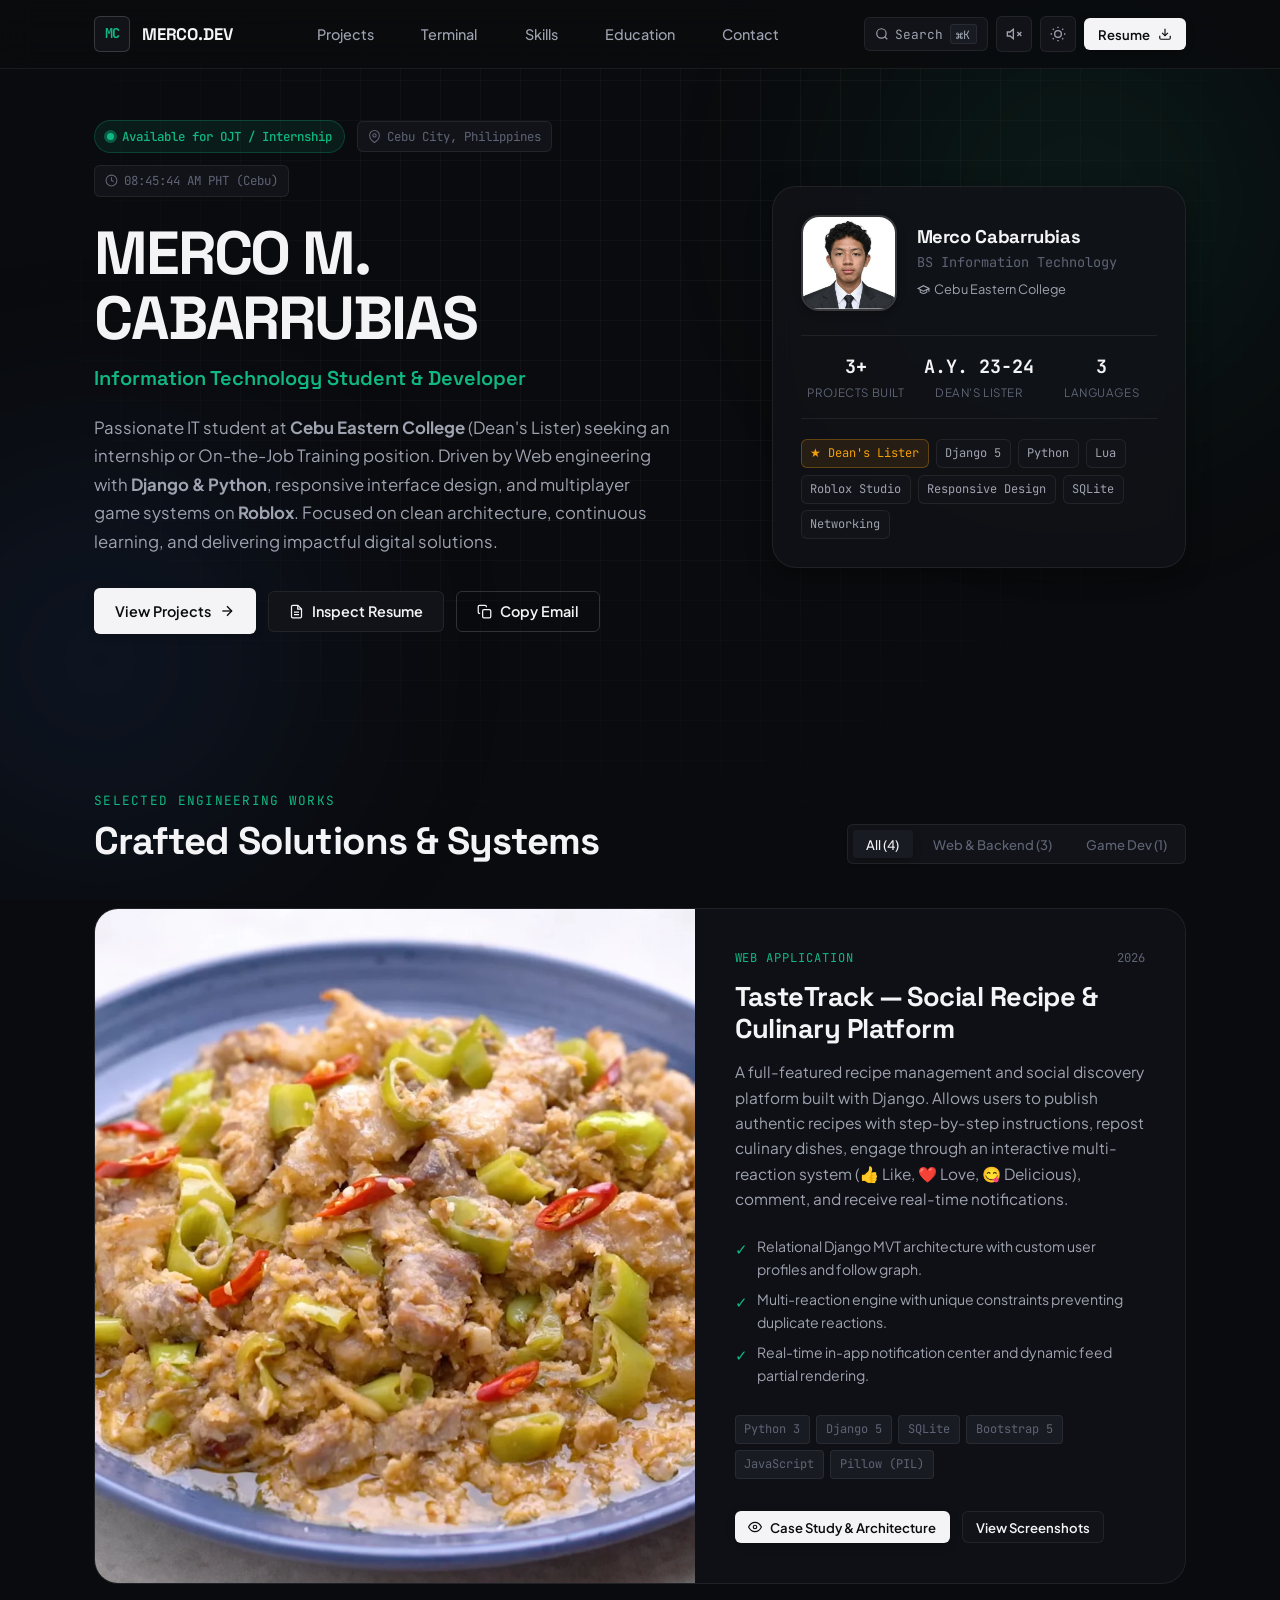
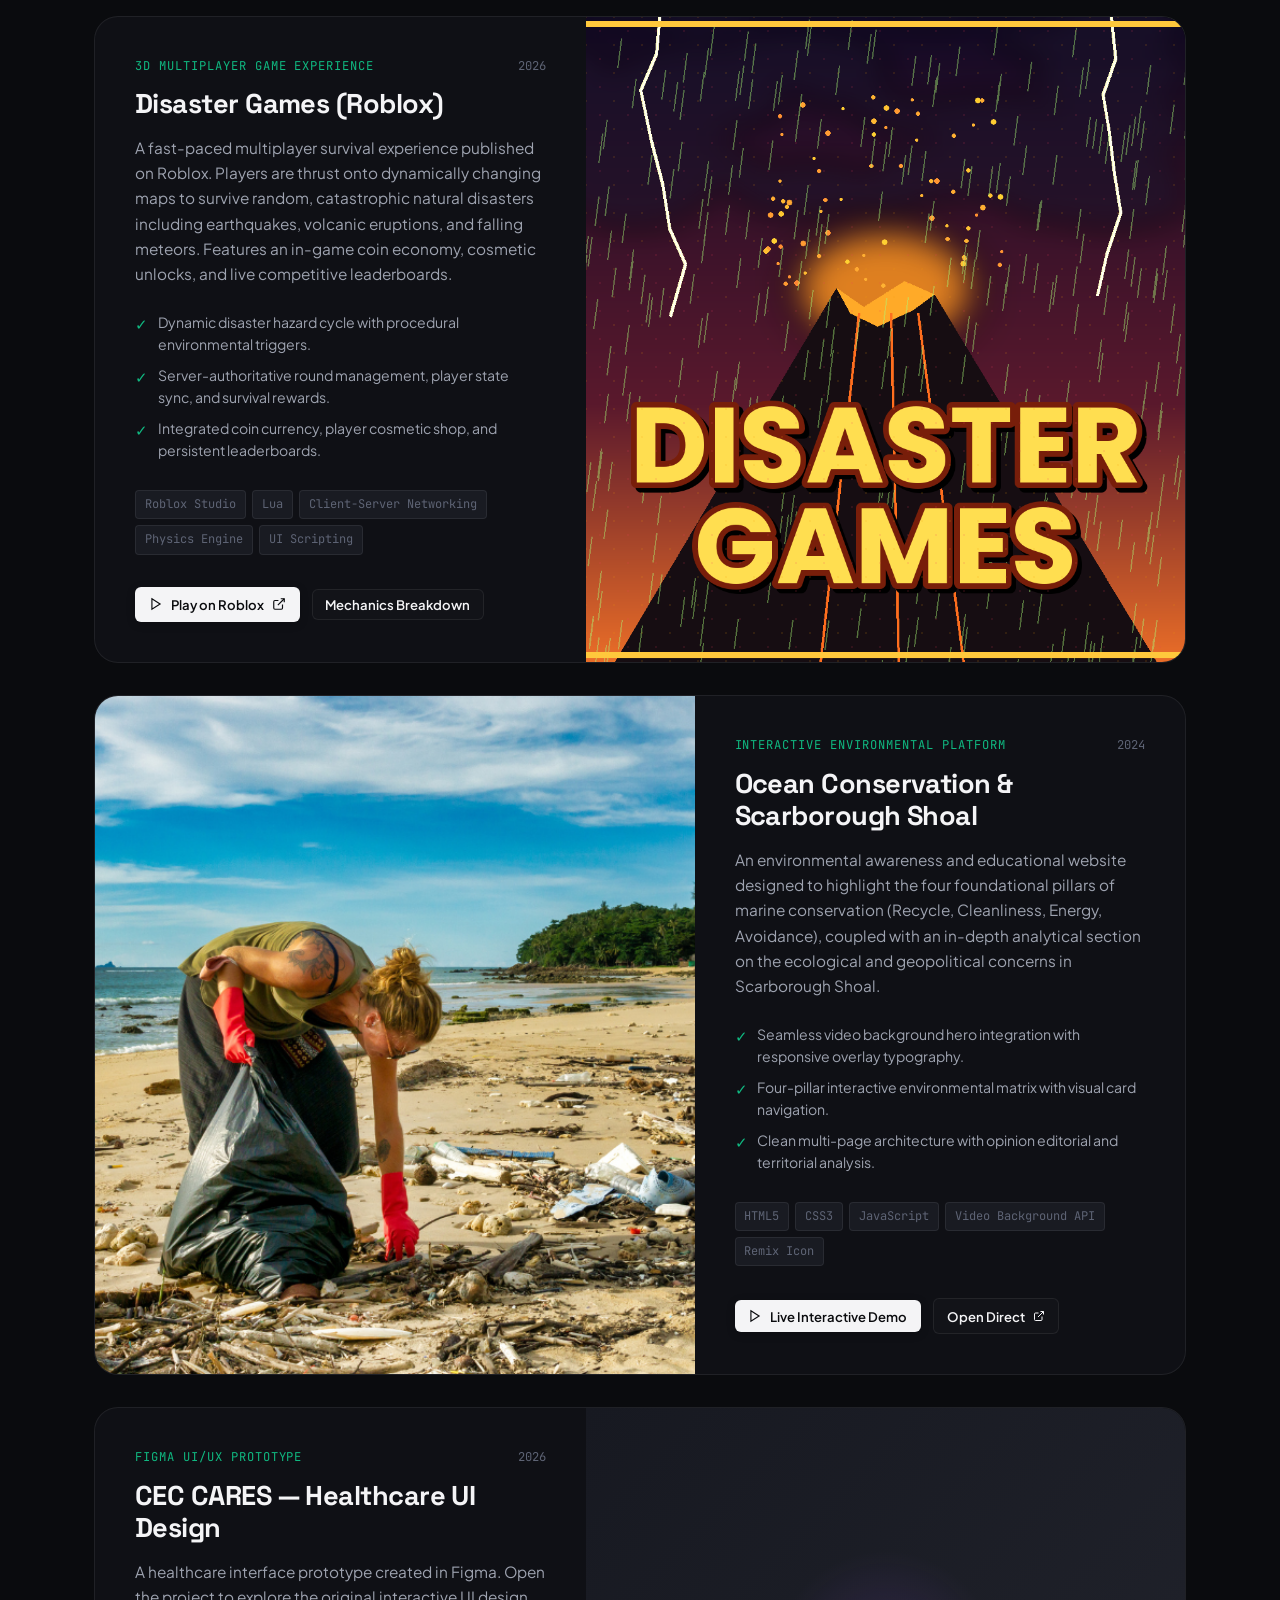
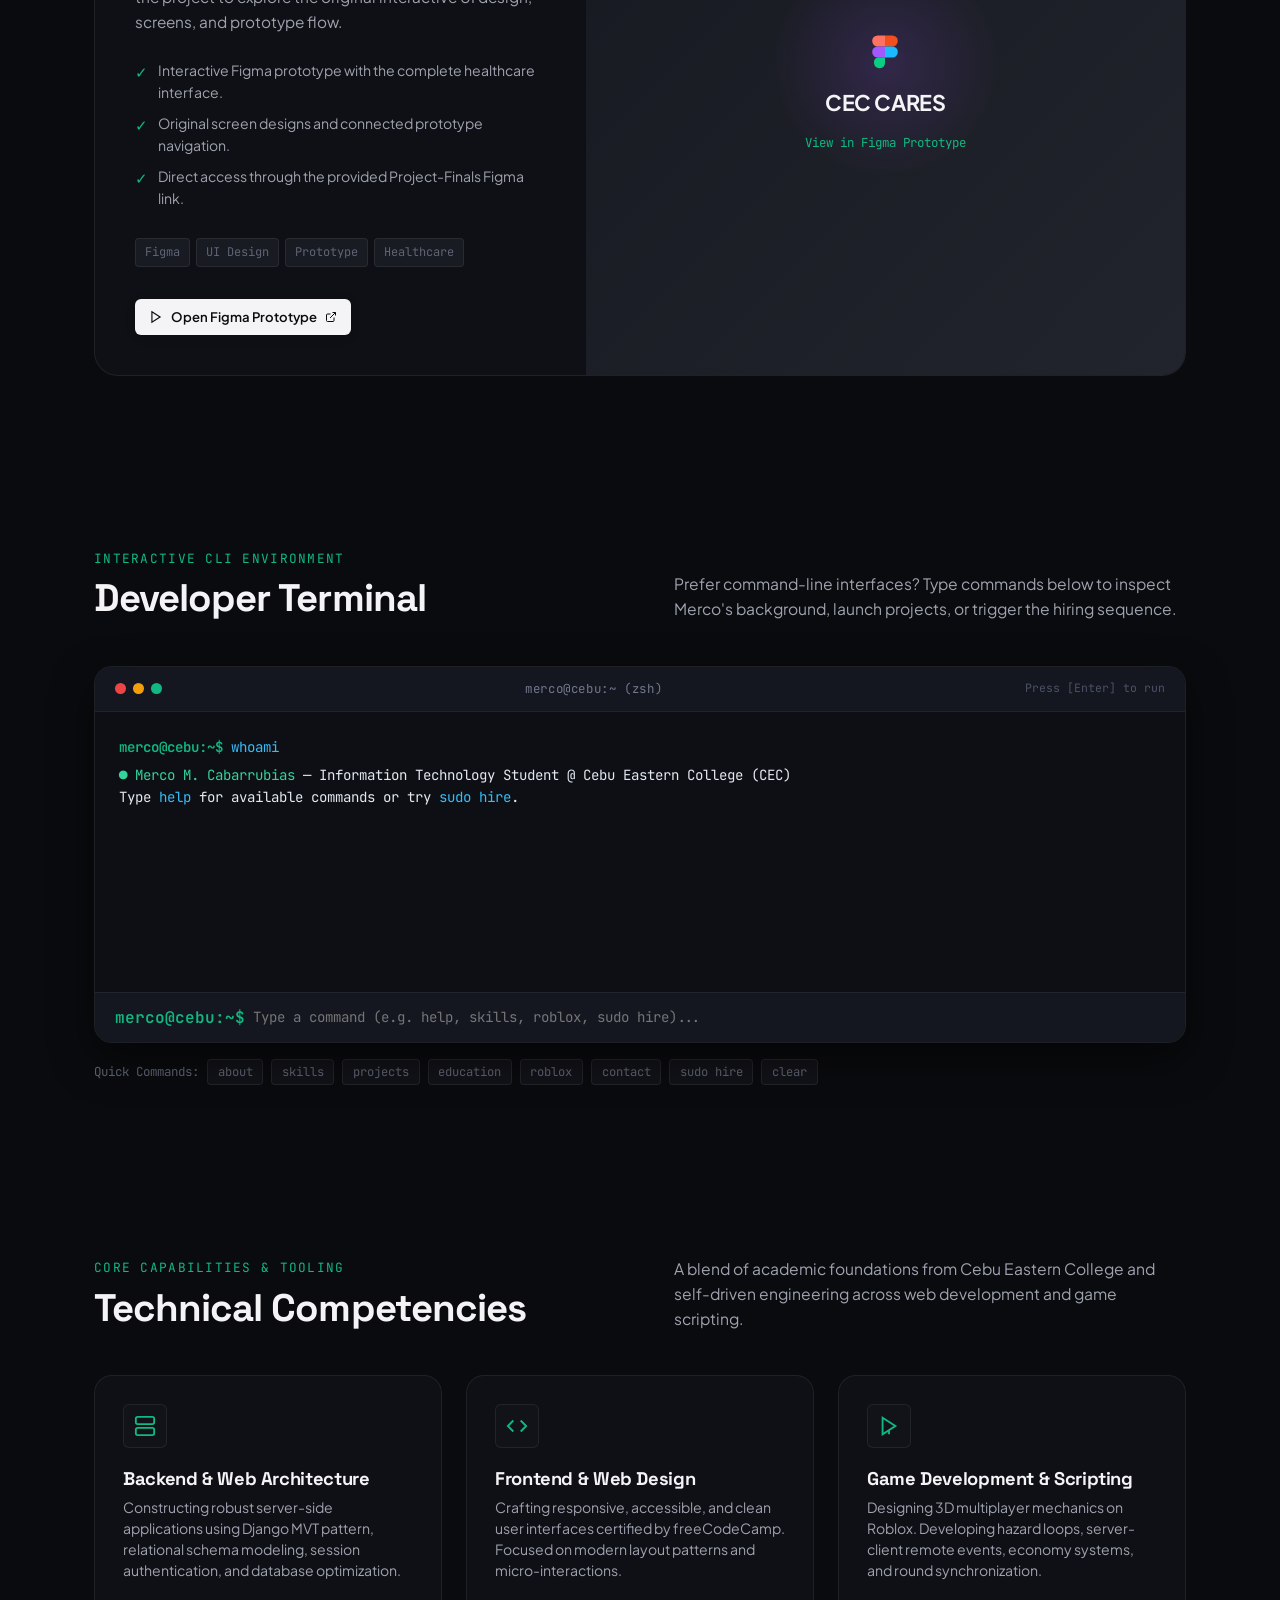
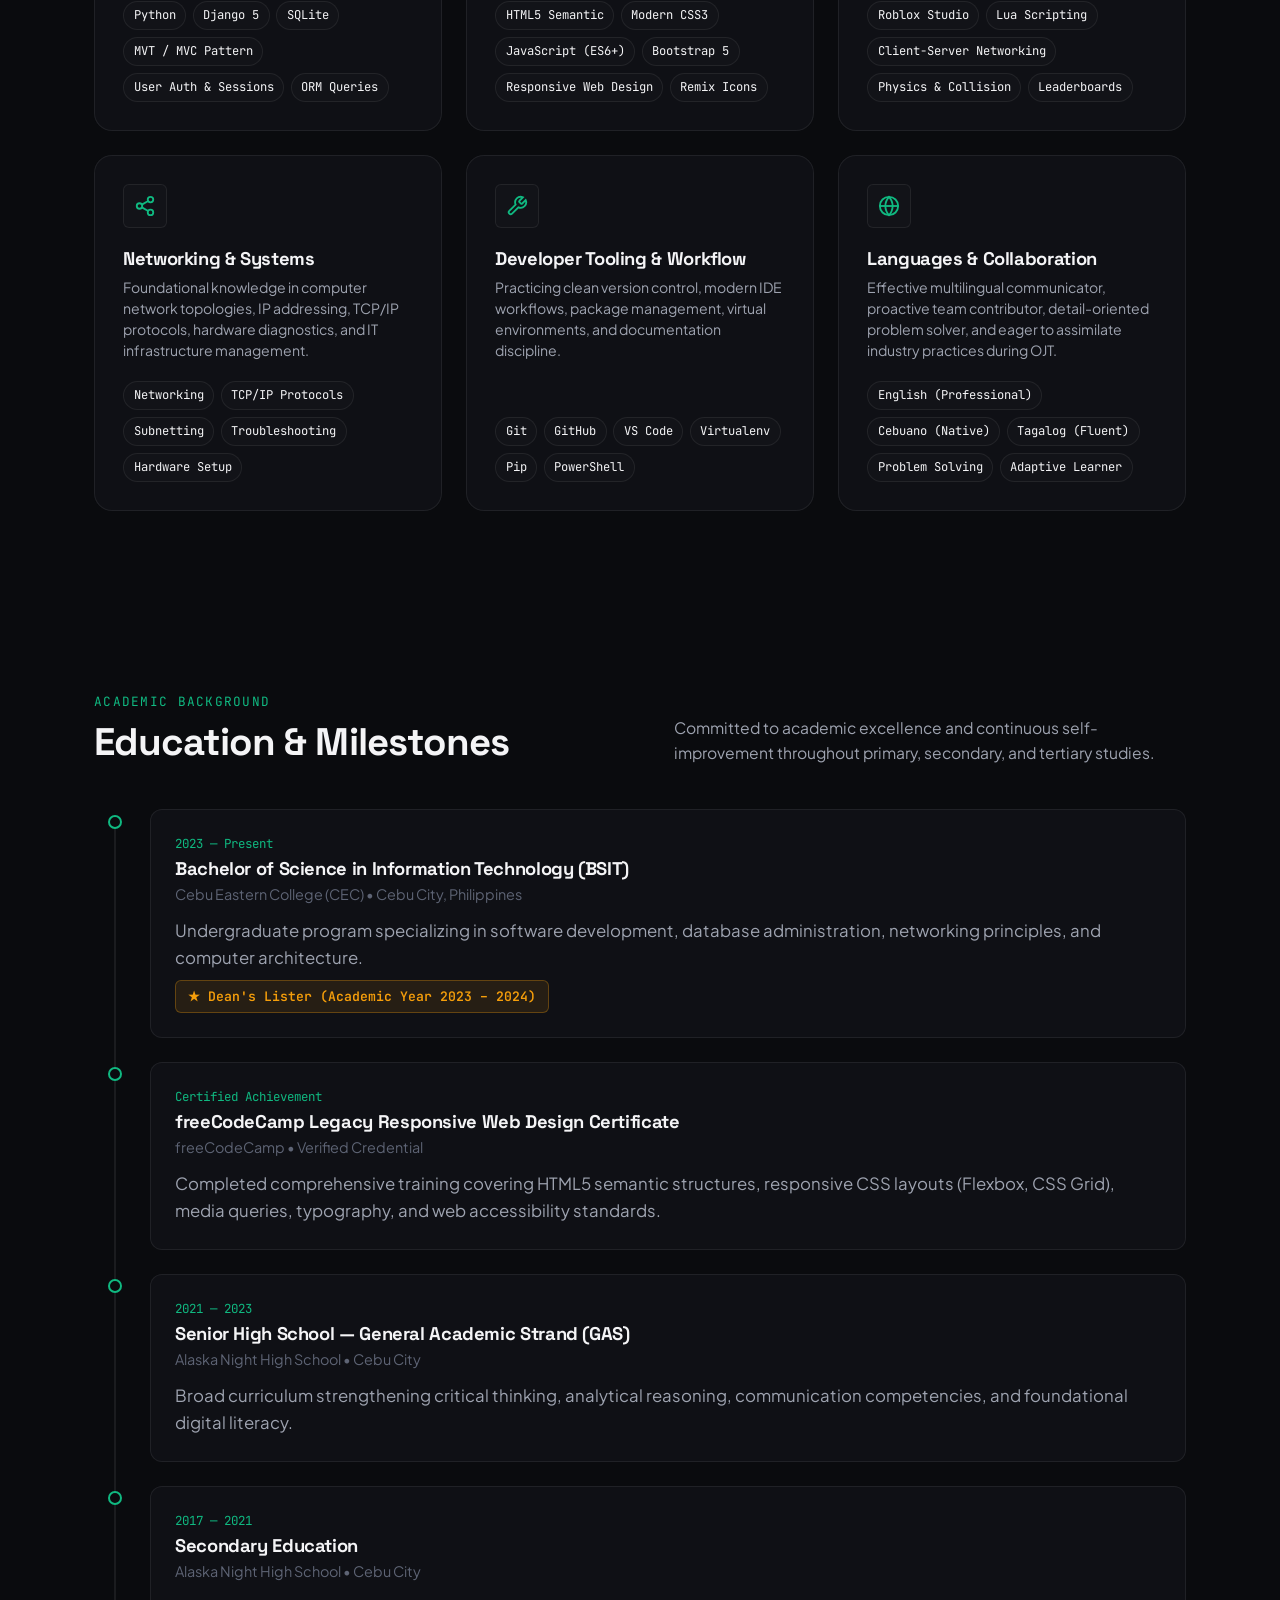
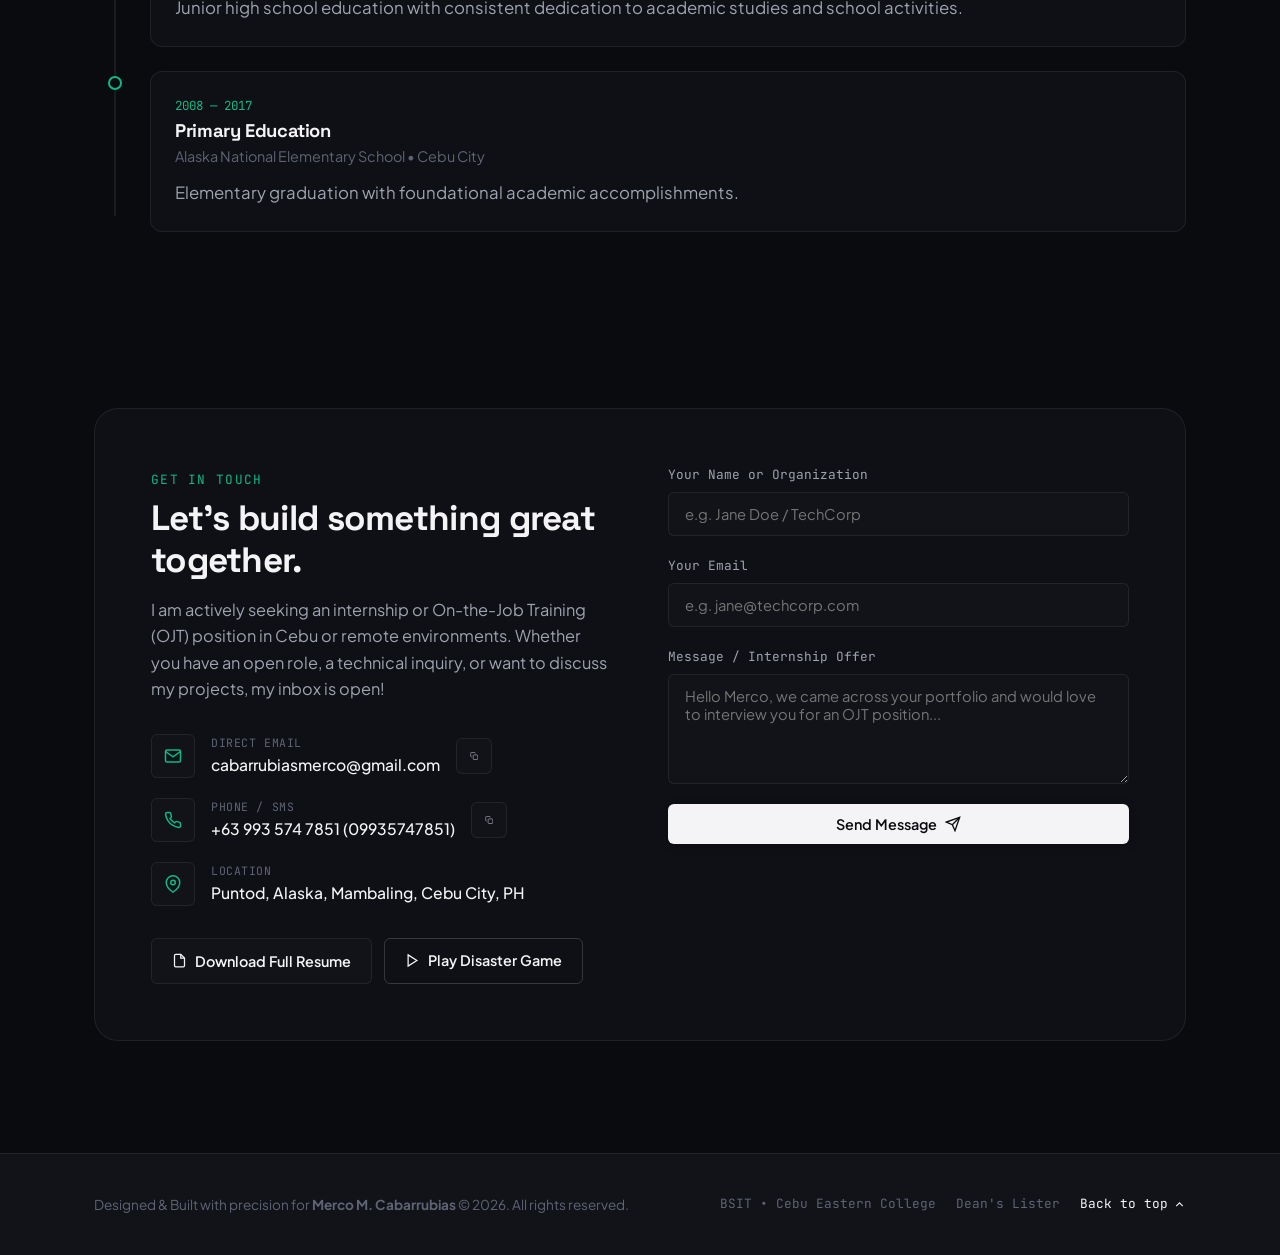
<file: index.html>
<!DOCTYPE html>
<html lang="en" data-theme="dark">
<head>
  <meta charset="UTF-8">
  <meta name="viewport" content="width=device-width, initial-scale=1.0">
  <meta http-equiv="X-UA-Compatible" content="ie=edge">
  
  <title>Merco M. Cabarrubias — Information Technology Student & Developer</title>
  <meta name="description" content="Portfolio of Merco M. Cabarrubias, an Information Technology student and developer from Cebu City, Philippines. Django applications, Lua game development, and modern responsive web design.">
  <meta name="keywords" content="Merco Cabarrubias, IT Student, Cebu Eastern College, Web Developer, Django, Python, Roblox Studio, Lua, Portfolio">
  <meta name="author" content="Merco M. Cabarrubias">

  <!-- Open Graph -->
  <meta property="og:title" content="Merco M. Cabarrubias — IT Student & Developer Portfolio">
  <meta property="og:description" content="Explore Web applications, Roblox game development, and responsive digital experiences.">
  <meta property="og:type" content="website">
  <meta property="og:image" content="merco-profile.png">

  <!-- Favicon Monogram -->
  <link rel="icon" type="image/svg+xml" href="data:image/svg+xml,<svg xmlns='http://www.w3.org/2000/svg' viewBox='0 0 100 100'><rect width='100' height='100' rx='20' fill='%230a0b0e'/><text x='50%' y='55%' dominant-baseline='middle' text-anchor='middle' font-family='monospace' font-weight='bold' font-size='48' fill='%2310b981'>MC</text></svg>">

  <!-- Google Fonts Preconnect -->
  <link rel="preconnect" href="https://fonts.googleapis.com">
  <link rel="preconnect" href="https://fonts.gstatic.com" crossorigin>
  <link href="https://fonts.googleapis.com/css2?family=JetBrains+Mono:wght@400;500;600;700&family=Plus+Jakarta+Sans:wght@400;500;600;700&family=Space+Grotesk:wght@500;600;700&display=swap" rel="stylesheet">

  <!-- Main Stylesheet -->
  <link rel="stylesheet" href="style.css">
</head>
<body>

  <!-- Ambient Background Accents -->
  <div class="ambient-bg" aria-hidden="true">
    <div class="ambient-radial ambient-radial-1"></div>
    <div class="ambient-radial ambient-radial-2"></div>
    <div class="ambient-grid"></div>
  </div>

  <!-- ==========================================================================
       SITE HEADER / NAVIGATION
       ========================================================================== -->
  <header class="site-header" id="siteHeader">
    <div class="container">
      <div class="nav-inner">
        <!-- Monogram / Brand -->
        <a href="#home" class="brand-group" aria-label="Merco Cabarrubias Homepage">
          <div class="brand-monogram">MC</div>
          <span class="brand-name">MERCO.DEV</span>
        </a>

        <!-- Navigation Links -->
        <ul class="nav-links">
          <li><a href="#projects" class="nav-link">Projects</a></li>
          <li><a href="#terminal" class="nav-link">Terminal</a></li>
          <li><a href="#skills" class="nav-link">Skills</a></li>
          <li><a href="#education" class="nav-link">Education</a></li>
          <li><a href="#contact" class="nav-link">Contact</a></li>
        </ul>

        <!-- Action Tools (Command Palette, Theme, Sound, Resume) -->
        <div class="nav-actions">
          <!-- Command Palette Trigger -->
          <button class="cmd-badge-btn" id="cmdPaletteBtn" aria-label="Open Command Palette (Ctrl+K)">
            <svg width="14" height="14" viewBox="0 0 24 24" fill="none" stroke="currentColor" stroke-width="2"><circle cx="11" cy="11" r="8"/><line x1="21" y1="21" x2="16.65" y2="16.65"/></svg>
            <span>Search</span>
            <span class="cmd-key">⌘K</span>
          </button>

          <!-- Tactile Audio Toggle -->
          <button class="icon-btn" id="soundToggleBtn" aria-label="Toggle Sound Effects">
            <svg width="16" height="16" viewBox="0 0 24 24" fill="none" stroke="currentColor" stroke-width="2"><polygon points="11 5 6 9 2 9 2 15 6 15 11 19 11 5"/><line x1="23" y1="9" x2="17" y2="15"/><line x1="17" y1="9" x2="23" y2="15"/></svg>
          </button>

          <!-- Theme Toggle (Dark / Light) -->
          <button class="icon-btn" id="themeToggleBtn" aria-label="Toggle Dark and Light theme (T)">
            <svg width="16" height="16" viewBox="0 0 24 24" fill="none" stroke="currentColor" stroke-width="2"><circle cx="12" cy="12" r="5"/><path d="M12 1v2M12 21v2M4.2 4.2l1.4 1.4M18.4 18.4l1.4 1.4M1 12h2M21 12h2M4.2 19.8l1.4-1.4M18.4 5.6l1.4-1.4"/></svg>
          </button>

          <!-- Resume Modal Button -->
          <button class="btn btn-primary btn-sm" onclick="openModal('modalResume')">
            <span>Resume</span>
            <svg width="14" height="14" viewBox="0 0 24 24" fill="none" stroke="currentColor" stroke-width="2"><path d="M21 15v4a2 2 0 0 1-2 2H5a2 2 0 0 1-2-2v-4"/><polyline points="7 10 12 15 17 10"/><line x1="12" y1="15" x2="12" y2="3"/></svg>
          </button>
        </div>
      </div>
    </div>
  </header>

  <!-- ==========================================================================
       HERO SECTION
       ========================================================================== -->
  <section class="hero-section" id="home">
    <div class="container">
      <div class="hero-grid">
        
        <!-- Left: Editorial Intro -->
        <div class="hero-intro-col">
          <div class="hero-meta-bar">
            <div class="status-pill">
              <span class="status-dot"></span>
              <span>Available for OJT / Internship</span>
            </div>
            <div class="meta-chip">
              <svg width="13" height="13" viewBox="0 0 24 24" fill="none" stroke="currentColor" stroke-width="2"><path d="M21 10c0 7-9 13-9 13s-9-6-9-13a9 9 0 0 1 18 0z"/><circle cx="12" cy="10" r="3"/></svg>
              <span>Cebu City, Philippines</span>
            </div>
            <div class="meta-chip">
              <svg width="13" height="13" viewBox="0 0 24 24" fill="none" stroke="currentColor" stroke-width="2"><circle cx="12" cy="12" r="10"/><polyline points="12 6 12 12 16 14"/></svg>
              <span id="liveClockPill">Loading PHT...</span>
            </div>
          </div>

          <h1 class="hero-title">MERCO M.<br>CABARRUBIAS</h1>
          <div class="hero-subtitle">
            <span>Information Technology Student & Developer</span>
          </div>

          <p class="hero-bio">
            Passionate IT student at <strong>Cebu Eastern College</strong> (Dean's Lister) seeking an internship or On-the-Job Training position. Driven by Web engineering with <strong>Django & Python</strong>, responsive interface design, and multiplayer game systems on <strong>Roblox</strong>. Focused on clean architecture, continuous learning, and delivering impactful digital solutions.
          </p>

          <div class="hero-cta-cluster">
            <a href="#projects" class="btn btn-primary btn-icon-right">
              <span>View Projects</span>
              <svg width="16" height="16" viewBox="0 0 24 24" fill="none" stroke="currentColor" stroke-width="2"><line x1="5" y1="12" x2="19" y2="12"/><polyline points="12 5 19 12 12 19"/></svg>
            </a>

            <button class="btn btn-secondary" onclick="openModal('modalResume')">
              <svg width="15" height="15" viewBox="0 0 24 24" fill="none" stroke="currentColor" stroke-width="2"><path d="M14 2H6a2 2 0 0 0-2 2v16a2 2 0 0 0 2 2h12a2 2 0 0 0 2-2V8z"/><polyline points="14 2 14 8 20 8"/><line x1="16" y1="13" x2="8" y2="13"/><line x1="16" y1="17" x2="8" y2="17"/></svg>
              <span>Inspect Resume</span>
            </button>

            <button class="btn btn-outline" data-copy="cabarrubiasmerco@gmail.com" data-copy-msg="Copied cabarrubiasmerco@gmail.com!">
              <svg width="15" height="15" viewBox="0 0 24 24" fill="none" stroke="currentColor" stroke-width="2"><rect x="9" y="9" width="13" height="13" rx="2" ry="2"/><path d="M5 15H4a2 2 0 0 1-2-2V4a2 2 0 0 1 2-2h9a2 2 0 0 1 2 2v1"/></svg>
              <span>Copy Email</span>
            </button>
          </div>
        </div>

        <!-- Right: Profile Card -->
        <div class="profile-card-wrapper">
          <div class="profile-card">
            <div class="profile-header-area">
              <div class="avatar-container">
                <img src="merco-profile.png" alt="Merco M. Cabarrubias" class="avatar-img">
              </div>
              <div class="profile-summary-text">
                <h3>Merco Cabarrubias</h3>
                <div class="profile-role">BS Information Technology</div>
                <div class="profile-school">
                  <svg width="13" height="13" viewBox="0 0 24 24" fill="none" stroke="currentColor" stroke-width="2"><path d="M22 10v6M2 10l10-5 10 5-10 5z"/><path d="M6 12v5c3 3 9 3 12 0v-5"/></svg>
                  <span>Cebu Eastern College</span>
                </div>
              </div>
            </div>

            <div class="profile-stats-grid">
              <div class="stat-item">
                <div class="stat-value">3+</div>
                <div class="stat-label">Projects Built</div>
              </div>
              <div class="stat-item">
                <div class="stat-value">A.Y. 23-24</div>
                <div class="stat-label">Dean's Lister</div>
              </div>
              <div class="stat-item">
                <div class="stat-value">3</div>
                <div class="stat-label">Languages</div>
              </div>
            </div>

            <div class="profile-badges">
              <span class="badge-tag highlight">★ Dean's Lister</span>
              <span class="badge-tag">Django 5</span>
              <span class="badge-tag">Python</span>
              <span class="badge-tag">Lua</span>
              <span class="badge-tag">Roblox Studio</span>
              <span class="badge-tag">Responsive Design</span>
              <span class="badge-tag">SQLite</span>
              <span class="badge-tag">Networking</span>
            </div>
          </div>
        </div>

      </div>
    </div>
  </section>

  <!-- ==========================================================================
       FEATURED PROJECTS SECTION
       ========================================================================== */
  -->
  <section class="section" id="projects">
    <div class="container">
      
      <!-- Section Header with Category Filter -->
      <div class="section-header">
        <div>
          <span class="section-label">Selected Engineering Works</span>
          <h2 class="section-title">Crafted Solutions & Systems</h2>
        </div>

        <div class="filter-tabs" role="tablist">
          <button class="filter-btn active" data-filter="all">All (4)</button>
          <button class="filter-btn" data-filter="web">Web & Backend (3)</button>
          <button class="filter-btn" data-filter="game">Game Dev (1)</button>
        </div>
      </div>

      <div class="projects-grid">
        
        <!-- PROJECT 1: TasteTrack -->
        <article class="project-card" data-category="web">
          <!-- Visual Pane -->
          <div class="project-visual-pane">
            <img src="Bicol-Express.webp" alt="TasteTrack Recipe Web App Preview" class="project-banner-img">
          </div>

          <!-- Content Pane -->
          <div class="project-content-pane">
            <div>
              <div class="project-header-top">
                <span class="project-category">Web Application</span>
                <span class="project-year">2026</span>
              </div>
              <h3 class="project-name">TasteTrack — Social Recipe & Culinary Platform</h3>
              <p class="project-description">
                A full-featured recipe management and social discovery platform built with Django. Allows users to publish authentic recipes with step-by-step instructions, repost culinary dishes, engage through an interactive multi-reaction system (👍 Like, ❤️ Love, 😋 Delicious), comment, and receive real-time notifications.
              </p>

              <ul class="project-feature-list">
                <li class="project-feature-item">
                  <span class="feature-check">✓</span>
                  <span>Relational Django MVT architecture with custom user profiles and follow graph.</span>
                </li>
                <li class="project-feature-item">
                  <span class="feature-check">✓</span>
                  <span>Multi-reaction engine with unique constraints preventing duplicate reactions.</span>
                </li>
                <li class="project-feature-item">
                  <span class="feature-check">✓</span>
                  <span>Real-time in-app notification center and dynamic feed partial rendering.</span>
                </li>
              </ul>

              <div class="project-tech-stack">
                <span class="tech-tag">Python 3</span>
                <span class="tech-tag">Django 5</span>
                <span class="tech-tag">SQLite</span>
                <span class="tech-tag">Bootstrap 5</span>
                <span class="tech-tag">JavaScript</span>
                <span class="tech-tag">Pillow (PIL)</span>
              </div>
            </div>

            <div class="project-actions">
              <button class="btn btn-primary btn-sm" onclick="openModal('modalTasteTrack')">
                <svg width="14" height="14" viewBox="0 0 24 24" fill="none" stroke="currentColor" stroke-width="2"><path d="M1 12s4-8 11-8 11 8 11 8-4 8-11 8-11-8-11-8z"/><circle cx="12" cy="12" r="3"/></svg>
                <span>Case Study & Architecture</span>
              </button>
              <button class="btn btn-secondary btn-sm" onclick="openModal('modalTasteTrack')">
                <span>View Screenshots</span>
              </button>
            </div>
          </div>
        </article>

        <!-- PROJECT 2: Disaster Survival Challenge (Roblox) -->
        <article class="project-card reversed" data-category="game">
          <!-- Content Pane -->
          <div class="project-content-pane">
            <div>
              <div class="project-header-top">
                <span class="project-category">3D Multiplayer Game Experience</span>
                <span class="project-year">2026</span>
              </div>
              <h3 class="project-name">Disaster Games (Roblox)</h3>
              <p class="project-description">
                A fast-paced multiplayer survival experience published on Roblox. Players are thrust onto dynamically changing maps to survive random, catastrophic natural disasters including earthquakes, volcanic eruptions, and falling meteors. Features an in-game coin economy, cosmetic unlocks, and live competitive leaderboards.
              </p>

              <ul class="project-feature-list">
                <li class="project-feature-item">
                  <span class="feature-check">✓</span>
                  <span>Dynamic disaster hazard cycle with procedural environmental triggers.</span>
                </li>
                <li class="project-feature-item">
                  <span class="feature-check">✓</span>
                  <span>Server-authoritative round management, player state sync, and survival rewards.</span>
                </li>
                <li class="project-feature-item">
                  <span class="feature-check">✓</span>
                  <span>Integrated coin currency, player cosmetic shop, and persistent leaderboards.</span>
                </li>
              </ul>

              <div class="project-tech-stack">
                <span class="tech-tag">Roblox Studio</span>
                <span class="tech-tag">Lua</span>
                <span class="tech-tag">Client-Server Networking</span>
                <span class="tech-tag">Physics Engine</span>
                <span class="tech-tag">UI Scripting</span>
              </div>
            </div>

            <div class="project-actions">
              <a href="https://www.roblox.com/games/138129629286103/Disaster-Games" target="_blank" rel="noopener noreferrer" class="btn btn-primary btn-sm btn-icon-right">
                <svg width="14" height="14" viewBox="0 0 24 24" fill="none" stroke="currentColor" stroke-width="2"><polygon points="5 3 19 12 5 21 5 3"/></svg>
                <span>Play on Roblox</span>
                <svg width="14" height="14" viewBox="0 0 24 24" fill="none" stroke="currentColor" stroke-width="2"><path d="M18 13v6a2 2 0 0 1-2 2H5a2 2 0 0 1-2-2V8a2 2 0 0 1 2-2h6"/><polyline points="15 3 21 3 21 9"/><line x1="10" y1="14" x2="21" y2="3"/></svg>
              </a>
              <button class="btn btn-secondary btn-sm" onclick="openModal('modalRoblox')">
                <span>Mechanics Breakdown</span>
              </button>
            </div>
          </div>

          <!-- Visual Pane -->
          <div class="project-visual-pane">
            <div class="game-visual-wrap">
              <div class="game-particles"></div>
              <div class="roblox-badge-overlay">
                <svg width="14" height="14" viewBox="0 0 24 24" fill="currentColor"><path d="M5.33 24l13.34-3.56L24 7.1 10.66 10.66 5.33 24z"/></svg>
                <span>Roblox Experience #138129629286103</span>
              </div>
              <img src="disaster-game-icon.png" alt="Roblox Disaster Game Icon" class="game-icon-large">
            </div>
          </div>
        </article>

        <!-- PROJECT 3: Ocean Conservation -->
        <article class="project-card" data-category="web">
          <!-- Visual Pane -->
          <div class="project-visual-pane">
            <img src="beach.jpg" alt="Ocean Conservation Project" class="project-banner-img">
          </div>

          <!-- Content Pane -->
          <div class="project-content-pane">
            <div>
              <div class="project-header-top">
                <span class="project-category">Interactive Environmental Platform</span>
                <span class="project-year">2024</span>
              </div>
              <h3 class="project-name">Ocean Conservation & Scarborough Shoal</h3>
              <p class="project-description">
                An environmental awareness and educational website designed to highlight the four foundational pillars of marine conservation (Recycle, Cleanliness, Energy, Avoidance), coupled with an in-depth analytical section on the ecological and geopolitical concerns in Scarborough Shoal.
              </p>

              <ul class="project-feature-list">
                <li class="project-feature-item">
                  <span class="feature-check">✓</span>
                  <span>Seamless video background hero integration with responsive overlay typography.</span>
                </li>
                <li class="project-feature-item">
                  <span class="feature-check">✓</span>
                  <span>Four-pillar interactive environmental matrix with visual card navigation.</span>
                </li>
                <li class="project-feature-item">
                  <span class="feature-check">✓</span>
                  <span>Clean multi-page architecture with opinion editorial and territorial analysis.</span>
                </li>
              </ul>

              <div class="project-tech-stack">
                <span class="tech-tag">HTML5</span>
                <span class="tech-tag">CSS3</span>
                <span class="tech-tag">JavaScript</span>
                <span class="tech-tag">Video Background API</span>
                <span class="tech-tag">Remix Icon</span>
              </div>
            </div>

            <div class="project-actions">
              <button class="btn btn-primary btn-sm" onclick="openModal('modalOcean')">
                <svg width="14" height="14" viewBox="0 0 24 24" fill="none" stroke="currentColor" stroke-width="2"><polygon points="5 3 19 12 5 21 5 3"/></svg>
                <span>Live Interactive Demo</span>
              </button>
              <a href="OceanConservation.html" target="_blank" class="btn btn-secondary btn-sm">
                <span>Open Direct</span>
                <svg width="12" height="12" viewBox="0 0 24 24" fill="none" stroke="currentColor" stroke-width="2"><path d="M18 13v6a2 2 0 0 1-2 2H5a2 2 0 0 1-2-2V8a2 2 0 0 1 2-2h6"/><polyline points="15 3 21 3 21 9"/><line x1="10" y1="14" x2="21" y2="3"/></svg>
              </a>
            </div>
          </div>
        </article>

        <!-- PROJECT 4: CEC CARES -->
        <article class="project-card reversed" data-category="web">
          <!-- Content Pane -->
          <div class="project-content-pane">
            <div>
              <div class="project-header-top">
                <span class="project-category">Figma UI/UX Prototype</span>
                <span class="project-year">2026</span>
              </div>
              <h3 class="project-name">CEC CARES — Healthcare UI Design</h3>
              <p class="project-description">
                A healthcare interface prototype created in Figma. Open the project to explore the original interactive UI design, screens, and prototype flow.
              </p>

              <ul class="project-feature-list">
                <li class="project-feature-item">
                  <span class="feature-check">✓</span>
                  <span>Interactive Figma prototype with the complete healthcare interface.</span>
                </li>
                <li class="project-feature-item">
                  <span class="feature-check">✓</span>
                  <span>Original screen designs and connected prototype navigation.</span>
                </li>
                <li class="project-feature-item">
                  <span class="feature-check">✓</span>
                  <span>Direct access through the provided Project-Finals Figma link.</span>
                </li>
              </ul>

              <div class="project-tech-stack">
                <span class="tech-tag">Figma</span>
                <span class="tech-tag">UI Design</span>
                <span class="tech-tag">Prototype</span>
                <span class="tech-tag">Healthcare</span>
              </div>
            </div>

            <div class="project-actions">
              <a href="https://www.figma.com/proto/4MCWPTBbrovQHBgiavw4ms/Project-Finals?node-id=1007-7375&amp;t=TlHb70zJ9IfVCe4B-0&amp;scaling=scale-down-width&amp;content-scaling=fixed&amp;page-id=0%3A1&amp;starting-point-node-id=741%3A1108" target="_blank" rel="noopener noreferrer" class="btn btn-primary btn-sm btn-icon-right">
                <svg width="14" height="14" viewBox="0 0 24 24" fill="none" stroke="currentColor" stroke-width="2"><polygon points="5 3 19 12 5 21 5 3"/></svg>
                <span>Open Figma Prototype</span>
                <svg width="12" height="12" viewBox="0 0 24 24" fill="none" stroke="currentColor" stroke-width="2"><path d="M18 13v6a2 2 0 0 1-2 2H5a2 2 0 0 1-2-2V8a2 2 0 0 1 2-2h6"/><polyline points="15 3 21 3 21 9"/><line x1="10" y1="14" x2="21" y2="3"/></svg>
              </a>
            </div>
          </div>

          <!-- Visual Pane -->
          <div class="project-visual-pane">
            <a href="https://www.figma.com/proto/4MCWPTBbrovQHBgiavw4ms/Project-Finals?node-id=1007-7375&amp;t=TlHb70zJ9IfVCe4B-0&amp;scaling=scale-down-width&amp;content-scaling=fixed&amp;page-id=0%3A1&amp;starting-point-node-id=741%3A1108" target="_blank" rel="noopener noreferrer" class="figma-prototype-preview" aria-label="Open CEC CARES Figma prototype">
              <svg viewBox="0 0 24 24" width="44" height="44" fill="none" aria-hidden="true">
                <path d="M8 3h4v6H8a3 3 0 1 1 0-6Z" fill="#ff7262"/>
                <path d="M12 3h4a3 3 0 1 1 0 6h-4V3Z" fill="#f24e1e"/>
                <path d="M8 9h4v6H8a3 3 0 1 1 0-6Z" fill="#a259ff"/>
                <path d="M12 9h4a3 3 0 1 1 0 6h-4V9Z" fill="#1abcfe"/>
                <path d="M8 15h4v3a3 3 0 1 1-4-3Z" fill="#0acf83"/>
              </svg>
              <strong>CEC CARES</strong>
              <span>View in Figma Prototype</span>
            </a>
          </div>
        </article>

      </div>
    </div>
  </section>

  <!-- ==========================================================================
       INTERACTIVE DEVELOPER TERMINAL SECTION
       ========================================================================== -->
  <section class="section terminal-section" id="terminal">
    <div class="container">
      
      <div class="section-header">
        <div>
          <span class="section-label">Interactive CLI Environment</span>
          <h2 class="section-title">Developer Terminal</h2>
        </div>
        <p class="section-desc">
          Prefer command-line interfaces? Type commands below to inspect Merco's background, launch projects, or trigger the hiring sequence.
        </p>
      </div>

      <!-- Terminal Window -->
      <div class="terminal-window">
        <div class="terminal-topbar">
          <div class="terminal-dots">
            <span class="terminal-dot dot-red"></span>
            <span class="terminal-dot dot-yellow"></span>
            <span class="terminal-dot dot-green"></span>
          </div>
          <div class="terminal-title">merco@cebu:~ (zsh)</div>
          <div class="terminal-hint">Press [Enter] to run</div>
        </div>

        <div class="terminal-body" id="terminalBody">
          <div class="terminal-line"><span class="term-prompt">merco@cebu:~$</span> <span class="term-cmd">whoami</span></div>
          <div class="terminal-output">
            <span class="term-success">● Merco M. Cabarrubias</span> — Information Technology Student @ Cebu Eastern College (CEC)
            <br>Type <span class="term-cmd">help</span> for available commands or try <span class="term-cmd">sudo hire</span>.
          </div>
        </div>

        <div class="terminal-topbar" style="border-top: 1px solid rgba(255,255,255,0.06); border-bottom: none;">
          <div class="terminal-input-row" style="width: 100%;">
            <span class="term-prompt">merco@cebu:~$</span>
            <input type="text" id="terminalInput" class="terminal-input" placeholder="Type a command (e.g. help, skills, roblox, sudo hire)..." autocomplete="off" spellcheck="false">
          </div>
        </div>
      </div>

      <!-- Quick Command Buttons -->
      <div class="quick-commands">
        <span style="font-size: 0.78rem; color: var(--text-muted); font-family: var(--font-mono);">Quick Commands:</span>
        <button class="quick-cmd-btn" data-cmd="about">about</button>
        <button class="quick-cmd-btn" data-cmd="skills">skills</button>
        <button class="quick-cmd-btn" data-cmd="projects">projects</button>
        <button class="quick-cmd-btn" data-cmd="education">education</button>
        <button class="quick-cmd-btn" data-cmd="roblox">roblox</button>
        <button class="quick-cmd-btn" data-cmd="contact">contact</button>
        <button class="quick-cmd-btn" data-cmd="sudo hire">sudo hire</button>
        <button class="quick-cmd-btn" data-cmd="clear">clear</button>
      </div>

    </div>
  </section>

  <!-- ==========================================================================
       TECHNICAL SKILLS & COMPETENCIES (Bento Grid)
       ========================================================================== -->
  <section class="section" id="skills">
    <div class="container">
      
      <div class="section-header">
        <div>
          <span class="section-label">Core Capabilities & Tooling</span>
          <h2 class="section-title">Technical Competencies</h2>
        </div>
        <p class="section-desc">
          A blend of academic foundations from Cebu Eastern College and self-driven engineering across web development and game scripting.
        </p>
      </div>

      <div class="skills-grid">
        
        <!-- Bento 1: Backend Architecture -->
        <div class="skill-bento-card">
          <div class="bento-icon-box">
            <svg width="22" height="22" viewBox="0 0 24 24" fill="none" stroke="currentColor" stroke-width="2"><rect x="2" y="2" width="20" height="8" rx="2" ry="2"/><rect x="2" y="14" width="20" height="8" rx="2" ry="2"/><line x1="6" y1="6" x2="6.01" y2="6"/><line x1="6" y1="18" x2="6.01" y2="18"/></svg>
          </div>
          <h3 class="bento-title">Backend & Web Architecture</h3>
          <p class="bento-desc">
            Constructing robust server-side applications using Django MVT pattern, relational schema modeling, session authentication, and database optimization.
          </p>
          <div class="skill-chips-cluster">
            <span class="skill-pill">Python</span>
            <span class="skill-pill">Django 5</span>
            <span class="skill-pill">SQLite</span>
            <span class="skill-pill">MVT / MVC Pattern</span>
            <span class="skill-pill">User Auth & Sessions</span>
            <span class="skill-pill">ORM Queries</span>
          </div>
        </div>

        <!-- Bento 2: Frontend & Design Systems -->
        <div class="skill-bento-card">
          <div class="bento-icon-box">
            <svg width="22" height="22" viewBox="0 0 24 24" fill="none" stroke="currentColor" stroke-width="2"><polyline points="16 18 22 12 16 6"/><polyline points="8 6 2 12 8 18"/></svg>
          </div>
          <h3 class="bento-title">Frontend & Web Design</h3>
          <p class="bento-desc">
            Crafting responsive, accessible, and clean user interfaces certified by freeCodeCamp. Focused on modern layout patterns and micro-interactions.
          </p>
          <div class="skill-chips-cluster">
            <span class="skill-pill">HTML5 Semantic</span>
            <span class="skill-pill">Modern CSS3</span>
            <span class="skill-pill">JavaScript (ES6+)</span>
            <span class="skill-pill">Bootstrap 5</span>
            <span class="skill-pill">Responsive Web Design</span>
            <span class="skill-pill">Remix Icons</span>
          </div>
        </div>

        <!-- Bento 3: Game Scripting & Systems -->
        <div class="skill-bento-card">
          <div class="bento-icon-box">
            <svg width="22" height="22" viewBox="0 0 24 24" fill="none" stroke="currentColor" stroke-width="2"><polygon points="5 3 19 12 5 21 5 3"/><line x1="12" y1="17" x2="12" y2="21"/></svg>
          </div>
          <h3 class="bento-title">Game Development & Scripting</h3>
          <p class="bento-desc">
            Designing 3D multiplayer mechanics on Roblox. Developing hazard loops, server-client remote events, economy systems, and round synchronization.
          </p>
          <div class="skill-chips-cluster">
            <span class="skill-pill">Roblox Studio</span>
            <span class="skill-pill">Lua Scripting</span>
            <span class="skill-pill">Client-Server Networking</span>
            <span class="skill-pill">Physics & Collision</span>
            <span class="skill-pill">Leaderboards</span>
          </div>
        </div>

        <!-- Bento 4: Networking & IT Foundations -->
        <div class="skill-bento-card">
          <div class="bento-icon-box">
            <svg width="22" height="22" viewBox="0 0 24 24" fill="none" stroke="currentColor" stroke-width="2"><circle cx="18" cy="5" r="3"/><circle cx="6" cy="12" r="3"/><circle cx="18" cy="19" r="3"/><line x1="8.59" y1="13.51" x2="15.42" y2="17.49"/><line x1="15.41" y1="6.51" x2="8.59" y2="10.49"/></svg>
          </div>
          <h3 class="bento-title">Networking & Systems</h3>
          <p class="bento-desc">
            Foundational knowledge in computer network topologies, IP addressing, TCP/IP protocols, hardware diagnostics, and IT infrastructure management.
          </p>
          <div class="skill-chips-cluster">
            <span class="skill-pill">Networking</span>
            <span class="skill-pill">TCP/IP Protocols</span>
            <span class="skill-pill">Subnetting</span>
            <span class="skill-pill">Troubleshooting</span>
            <span class="skill-pill">Hardware Setup</span>
          </div>
        </div>

        <!-- Bento 5: Tooling & Workflow -->
        <div class="skill-bento-card">
          <div class="bento-icon-box">
            <svg width="22" height="22" viewBox="0 0 24 24" fill="none" stroke="currentColor" stroke-width="2"><path d="M14.7 6.3a1 1 0 0 0 0 1.4l1.6 1.6a1 1 0 0 0 1.4 0l3.77-3.77a6 6 0 0 1-7.94 7.94l-6.91 6.91a2.12 2.12 0 0 1-3-3l6.91-6.91a6 6 0 0 1 7.94-7.94l-3.76 3.76z"/></svg>
          </div>
          <h3 class="bento-title">Developer Tooling & Workflow</h3>
          <p class="bento-desc">
            Practicing clean version control, modern IDE workflows, package management, virtual environments, and documentation discipline.
          </p>
          <div class="skill-chips-cluster">
            <span class="skill-pill">Git</span>
            <span class="skill-pill">GitHub</span>
            <span class="skill-pill">VS Code</span>
            <span class="skill-pill">Virtualenv</span>
            <span class="skill-pill">Pip</span>
            <span class="skill-pill">PowerShell</span>
          </div>
        </div>

        <!-- Bento 6: Languages & Soft Skills -->
        <div class="skill-bento-card">
          <div class="bento-icon-box">
            <svg width="22" height="22" viewBox="0 0 24 24" fill="none" stroke="currentColor" stroke-width="2"><circle cx="12" cy="12" r="10"/><line x1="2" y1="12" x2="22" y2="12"/><path d="M12 2a15.3 15.3 0 0 1 4 10 15.3 15.3 0 0 1-4 10 15.3 15.3 0 0 1-4-10 15.3 15.3 0 0 1 4-10z"/></svg>
          </div>
          <h3 class="bento-title">Languages & Collaboration</h3>
          <p class="bento-desc">
            Effective multilingual communicator, proactive team contributor, detail-oriented problem solver, and eager to assimilate industry practices during OJT.
          </p>
          <div class="skill-chips-cluster">
            <span class="skill-pill">English (Professional)</span>
            <span class="skill-pill">Cebuano (Native)</span>
            <span class="skill-pill">Tagalog (Fluent)</span>
            <span class="skill-pill">Problem Solving</span>
            <span class="skill-pill">Adaptive Learner</span>
          </div>
        </div>

      </div>
    </div>
  </section>

  <!-- ==========================================================================
       EDUCATION, HONORS & CERTIFICATIONS
       ========================================================================== -->
  <section class="section" id="education">
    <div class="container">
      
      <div class="section-header">
        <div>
          <span class="section-label">Academic Background</span>
          <h2 class="section-title">Education & Milestones</h2>
        </div>
        <p class="section-desc">
          Committed to academic excellence and continuous self-improvement throughout primary, secondary, and tertiary studies.
        </p>
      </div>

      <div class="timeline-container">
        
        <!-- Tertiary Education -->
        <div class="timeline-item">
          <div class="timeline-marker"></div>
          <div class="timeline-card">
            <div class="timeline-period">2023 — Present</div>
            <h3 class="timeline-role">Bachelor of Science in Information Technology (BSIT)</h3>
            <div class="timeline-institution">Cebu Eastern College (CEC) • Cebu City, Philippines</div>
            <p>
              Undergraduate program specializing in software development, database administration, networking principles, and computer architecture.
            </p>
            <div class="timeline-highlight-box">
              <span>★ Dean's Lister (Academic Year 2023 – 2024)</span>
            </div>
          </div>
        </div>

        <!-- Certification -->
        <div class="timeline-item">
          <div class="timeline-marker"></div>
          <div class="timeline-card">
            <div class="timeline-period">Certified Achievement</div>
            <h3 class="timeline-role">freeCodeCamp Legacy Responsive Web Design Certificate</h3>
            <div class="timeline-institution">freeCodeCamp • Verified Credential</div>
            <p>
              Completed comprehensive training covering HTML5 semantic structures, responsive CSS layouts (Flexbox, CSS Grid), media queries, typography, and web accessibility standards.
            </p>
          </div>
        </div>

        <!-- Senior High School -->
        <div class="timeline-item">
          <div class="timeline-marker"></div>
          <div class="timeline-card">
            <div class="timeline-period">2021 — 2023</div>
            <h3 class="timeline-role">Senior High School — General Academic Strand (GAS)</h3>
            <div class="timeline-institution">Alaska Night High School • Cebu City</div>
            <p>
              Broad curriculum strengthening critical thinking, analytical reasoning, communication competencies, and foundational digital literacy.
            </p>
          </div>
        </div>

        <!-- Junior High School -->
        <div class="timeline-item">
          <div class="timeline-marker"></div>
          <div class="timeline-card">
            <div class="timeline-period">2017 — 2021</div>
            <h3 class="timeline-role">Secondary Education</h3>
            <div class="timeline-institution">Alaska Night High School • Cebu City</div>
            <p>
              Junior high school education with consistent dedication to academic studies and school activities.
            </p>
          </div>
        </div>

        <!-- Primary Education -->
        <div class="timeline-item">
          <div class="timeline-marker"></div>
          <div class="timeline-card">
            <div class="timeline-period">2008 — 2017</div>
            <h3 class="timeline-role">Primary Education</h3>
            <div class="timeline-institution">Alaska National Elementary School • Cebu City</div>
            <p>
              Elementary graduation with foundational academic accomplishments.
            </p>
          </div>
        </div>

      </div>
    </div>
  </section>

  <!-- ==========================================================================
       CONTACT & OJT OPPORTUNITIES
       ========================================================================== -->
  <section class="section contact-section" id="contact">
    <div class="container">
      
      <div class="contact-card-outer">
        
        <!-- Left: Contact Details & Status -->
        <div class="contact-info-col">
          <span class="section-label">Get In Touch</span>
          <h2>Let's build something great together.</h2>
          <p>
            I am actively seeking an internship or On-the-Job Training (OJT) position in Cebu or remote environments. Whether you have an open role, a technical inquiry, or want to discuss my projects, my inbox is open!
          </p>

          <div class="contact-details-list">
            
            <div class="contact-detail-row">
              <div class="contact-icon-bubble">
                <svg width="18" height="18" viewBox="0 0 24 24" fill="none" stroke="currentColor" stroke-width="2"><path d="M4 4h16c1.1 0 2 .9 2 2v12c0 1.1-.9 2-2 2H4c-1.1 0-2-.9-2-2V6c0-1.1.9-2 2-2z"/><polyline points="22,6 12,13 2,6"/></svg>
              </div>
              <div class="contact-detail-text">
                <label>Direct Email</label>
                <a href="mailto:cabarrubiasmerco@gmail.com">cabarrubiasmerco@gmail.com</a>
              </div>
              <button class="icon-btn btn-sm" data-copy="cabarrubiasmerco@gmail.com" data-copy-msg="Email copied to clipboard!" title="Copy email">
                <svg width="14" height="14" viewBox="0 0 24 24" fill="none" stroke="currentColor" stroke-width="2"><rect x="9" y="9" width="13" height="13" rx="2" ry="2"/><path d="M5 15H4a2 2 0 0 1-2-2V4a2 2 0 0 1 2-2h9a2 2 0 0 1 2 2v1"/></svg>
              </button>
            </div>

            <div class="contact-detail-row">
              <div class="contact-icon-bubble">
                <svg width="18" height="18" viewBox="0 0 24 24" fill="none" stroke="currentColor" stroke-width="2"><path d="M22 16.92v3a2 2 0 0 1-2.18 2 19.79 19.79 0 0 1-8.63-3.07 19.5 19.5 0 0 1-6-6 19.79 19.79 0 0 1-3.07-8.67A2 2 0 0 1 4.11 2h3a2 2 0 0 1 2 1.72 12.84 12.84 0 0 0 .7 2.81 2 2 0 0 1-.45 2.11L8.09 9.91a16 16 0 0 0 6 6l1.27-1.27a2 2 0 0 1 2.11-.45 12.84 12.84 0 0 0 2.81.7A2 2 0 0 1 22 16.92z"/></svg>
              </div>
              <div class="contact-detail-text">
                <label>Phone / SMS</label>
                <a href="tel:09935747851">+63 993 574 7851 (09935747851)</a>
              </div>
              <button class="icon-btn btn-sm" data-copy="09935747851" data-copy-msg="Phone number copied!" title="Copy phone">
                <svg width="14" height="14" viewBox="0 0 24 24" fill="none" stroke="currentColor" stroke-width="2"><rect x="9" y="9" width="13" height="13" rx="2" ry="2"/><path d="M5 15H4a2 2 0 0 1-2-2V4a2 2 0 0 1 2-2h9a2 2 0 0 1 2 2v1"/></svg>
              </button>
            </div>

            <div class="contact-detail-row">
              <div class="contact-icon-bubble">
                <svg width="18" height="18" viewBox="0 0 24 24" fill="none" stroke="currentColor" stroke-width="2"><path d="M21 10c0 7-9 13-9 13s-9-6-9-13a9 9 0 0 1 18 0z"/><circle cx="12" cy="10" r="3"/></svg>
              </div>
              <div class="contact-detail-text">
                <label>Location</label>
                <span>Puntod, Alaska, Mambaling, Cebu City, PH</span>
              </div>
            </div>

          </div>

          <div style="display: flex; gap: 0.75rem; flex-wrap: wrap;">
            <button class="btn btn-secondary" onclick="openModal('modalResume')">
              <svg width="15" height="15" viewBox="0 0 24 24" fill="none" stroke="currentColor" stroke-width="2"><path d="M14 2H6a2 2 0 0 0-2 2v16a2 2 0 0 0 2 2h12a2 2 0 0 0 2-2V8z"/><polyline points="14 2 14 8 20 8"/></svg>
              <span>Download Full Resume</span>
            </button>
            <a href="https://www.roblox.com/games/103655048302039/Disaster-Game" target="_blank" rel="noopener noreferrer" class="btn btn-outline">
              <svg width="15" height="15" viewBox="0 0 24 24" fill="none" stroke="currentColor" stroke-width="2"><polygon points="5 3 19 12 5 21 5 3"/></svg>
              <span>Play Disaster Game</span>
            </a>
          </div>
        </div>

        <!-- Right: Direct Message Composer -->
        <div class="contact-form-col">
          <form id="contactForm" class="contact-form">
            <div class="form-group">
              <label for="senderName" class="form-label">Your Name or Organization</label>
              <input type="text" id="senderName" class="form-input" placeholder="e.g. Jane Doe / TechCorp" required>
            </div>

            <div class="form-group">
              <label for="senderEmail" class="form-label">Your Email</label>
              <input type="email" id="senderEmail" class="form-input" placeholder="e.g. jane@techcorp.com" required>
            </div>

            <div class="form-group">
              <label for="senderMessage" class="form-label">Message / Internship Offer</label>
              <textarea id="senderMessage" class="form-textarea" placeholder="Hello Merco, we came across your portfolio and would love to interview you for an OJT position..." required></textarea>
            </div>

            <button type="submit" class="btn btn-primary btn-icon-right">
              <span>Send Message</span>
              <svg width="16" height="16" viewBox="0 0 24 24" fill="none" stroke="currentColor" stroke-width="2"><line x1="22" y1="2" x2="11" y2="13"/><polygon points="22 2 15 22 11 13 2 9 22 2"/></svg>
            </button>
          </form>
        </div>

      </div>
    </div>
  </section>

  <!-- ==========================================================================
       SITE FOOTER
       ========================================================================== -->
  <footer class="site-footer">
    <div class="container">
      <div class="footer-inner">
        <div class="footer-copy">
          Designed & Built with precision for <strong>Merco M. Cabarrubias</strong> © 2026. All rights reserved.
        </div>
        <div class="footer-meta">
          <span>BSIT • Cebu Eastern College</span>
          <span>Dean's Lister</span>
          <a href="#home" style="color: var(--text-primary); display: flex; align-items: center; gap: 0.3rem;">
            <span>Back to top</span>
            <svg width="13" height="13" viewBox="0 0 24 24" fill="none" stroke="currentColor" stroke-width="2"><polyline points="18 15 12 9 6 15"/></svg>
          </a>
        </div>
      </div>
    </div>
  </footer>

  <!-- ==========================================================================
       MODALS
       ========================================================================== -->

  <!-- MODAL 1: TASTETRACK CASE STUDY & ARCHITECTURE -->
  <div class="modal-backdrop" id="modalTasteTrack" role="dialog" aria-modal="true" aria-labelledby="modalTasteTrackTitle">
    <div class="modal-dialog">
      <div class="modal-header">
        <h3 class="modal-title" id="modalTasteTrackTitle">
          <svg width="20" height="20" viewBox="0 0 24 24" fill="none" stroke="var(--accent-primary)" stroke-width="2"><path d="M14 2H6a2 2 0 0 0-2 2v16a2 2 0 0 0 2 2h12a2 2 0 0 0 2-2V8z"/><polyline points="14 2 14 8 20 8"/></svg>
          <span>TasteTrack — System Architecture & Deep Dive</span>
        </h3>
        <button class="modal-close-btn" aria-label="Close modal">✕</button>
      </div>

      <div class="modal-body">
        <!-- Modal Tabs -->
        <div class="modal-tabs">
          <button class="modal-tab-btn active" data-tab="tabTasteOverview">System Overview</button>
          <button class="modal-tab-btn" data-tab="tabTasteModels">Data Models & Schema</button>
          <button class="modal-tab-btn" data-tab="tabTasteGallery">Dish Showcase</button>
        </div>

        <!-- Tab: Overview -->
        <div class="modal-tab-pane active" id="tabTasteOverview">
          <h4 style="margin-bottom: 0.5rem;">The Engineering Challenge</h4>
          <p style="margin-bottom: 1rem; font-size: 0.95rem;">
            Food lovers and amateur chefs need a streamlined platform to document authentic recipes, share culinary tips, and curate favorites. TasteTrack was developed to combine the utility of a cooking cookbook with the community dynamics of a social network.
          </p>

          <h4 style="margin-bottom: 0.5rem;">Key Architectural Highlights</h4>
          <ul style="padding-left: 1.25rem; margin-bottom: 1.25rem; font-size: 0.92rem; color: var(--text-secondary); line-height: 1.7;">
            <li><strong>MVT Pattern (Model-View-Template):</strong> Built on Django 5, dividing concerns between SQLite models, context processor views, and reusable template blocks.</li>
            <li><strong>Interactive Multi-Reaction Engine:</strong> Rather than a generic "like", users can react with 👍 Like, ❤️ Love, or 😋 Delicious. Database constraints (<code class="code-font">unique_together = ('recipe', 'author')</code>) prevent duplicate reactions while allowing reaction switching.</li>
            <li><strong>In-App Notifications:</strong> Django signals (<code class="code-font">post_save</code>) dispatch automated alerts to authors when their recipe receives comments or reactions.</li>
            <li><strong>Profile & Follower Graph:</strong> Symmetrical=False Many-to-Many follower relationship, enabling custom social feeds based on followed creators.</li>
          </ul>

          <div style="background: var(--bg-tertiary); padding: 1rem; border-radius: var(--radius-sm); border: 1px solid var(--border-subtle);">
            <div style="font-family: var(--font-mono); font-size: 0.8rem; color: var(--accent-primary); margin-bottom: 0.3rem;">Tech Stack Matrix:</div>
            <div style="font-family: var(--font-mono); font-size: 0.84rem; color: var(--text-secondary);">
              Django 5.0 • Python 3 • SQLite3 • Bootstrap 5.3 • JavaScript ES6 • Pillow Image Engine
            </div>
          </div>
        </div>

        <!-- Tab: Models & Code -->
        <div class="modal-tab-pane" id="tabTasteModels">
          <h4 style="margin-bottom: 0.5rem;">Relational Model Design (Python / Django ORM)</h4>
          <p style="margin-bottom: 1rem; font-size: 0.9rem;">
            Here is a snippet from the actual <code class="code-font">recipes/models.py</code> illustrating the reaction and recipe structures:
          </p>
          <pre style="background: #090a0f; padding: 1.25rem; border-radius: var(--radius-sm); overflow-x: auto; font-family: var(--font-mono); font-size: 0.82rem; color: #e2e8f0; line-height: 1.5; border: 1px solid var(--border-subtle);">
<code>class Recipe(models.Model):
    title = models.CharField(max_length=200)
    description = models.TextField()
    ingredients = models.TextField()
    instructions = models.TextField()
    image = models.ImageField(upload_to='recipe_pics/', blank=True)
    author = models.ForeignKey(User, on_delete=models.CASCADE)
    date_posted = models.DateTimeField(auto_now_add=True)
    prep_time = models.PositiveIntegerField(default=15)
    difficulty = models.CharField(max_length=20, choices=[
        ('Easy', 'Easy'), ('Medium', 'Medium'), ('Hard', 'Hard')
    ], default='Easy')
    repost_of = models.ForeignKey('self', on_delete=models.SET_NULL, null=True, blank=True)

class Reaction(models.Model):
    recipe = models.ForeignKey(Recipe, on_delete=models.CASCADE, related_name='reactions')
    author = models.ForeignKey(User, on_delete=models.CASCADE)
    reaction_type = models.CharField(max_length=2, choices=[
        ('👍', 'Like'), ('❤️', 'Love'), ('😋', 'Delicious')
    ])

    class Meta:
        unique_together = ('recipe', 'author') # Prevents duplicate reactions</code>
          </pre>
        </div>

        <!-- Tab: Gallery -->
        <div class="modal-tab-pane" id="tabTasteGallery">
          <h4 style="margin-bottom: 0.75rem;">Sample Dishes Uploaded to TasteTrack:</h4>
          <div style="display: grid; grid-template-columns: repeat(auto-fit, minmax(200px, 1fr)); gap: 1rem;">
            <div style="background: var(--bg-card); border-radius: var(--radius-sm); overflow: hidden; border: 1px solid var(--border-subtle);">
              <img src="Bicol-Express.webp" alt="Bicol Express" style="width: 100%; height: 140px; object-fit: cover;">
              <div style="padding: 0.65rem;">
                <div style="font-weight: 600; font-size: 0.88rem;">Bicol Express</div>
                <div style="font-size: 0.75rem; color: var(--text-muted); font-family: var(--font-mono);">Traditional Spicy Coconut Pork</div>
              </div>
            </div>

            <div style="background: var(--bg-card); border-radius: var(--radius-sm); overflow: hidden; border: 1px solid var(--border-subtle);">
              <img src="Crispy_Potato_Balls.jpg" alt="Crispy Potato Balls" style="width: 100%; height: 140px; object-fit: cover;">
              <div style="padding: 0.65rem;">
                <div style="font-weight: 600; font-size: 0.88rem;">Crispy Potato Balls</div>
                <div style="font-size: 0.75rem; color: var(--text-muted); font-family: var(--font-mono);">Golden Fried Snack</div>
              </div>
            </div>

            <div style="background: var(--bg-card); border-radius: var(--radius-sm); overflow: hidden; border: 1px solid var(--border-subtle);">
              <img src="butter_garlic_fried_rice.jpg" alt="Garlic Butter Fried Rice" style="width: 100%; height: 140px; object-fit: cover;">
              <div style="padding: 0.65rem;">
                <div style="font-weight: 600; font-size: 0.88rem;">Butter Garlic Rice</div>
                <div style="font-size: 0.75rem; color: var(--text-muted); font-family: var(--font-mono);">Quick 15-Minute Comfort Food</div>
              </div>
            </div>
          </div>
        </div>

      </div>
    </div>
  </div>

  <!-- MODAL 2: ROBLOX DISASTER GAME MECHANICS -->
  <div class="modal-backdrop" id="modalRoblox" role="dialog" aria-modal="true" aria-labelledby="modalRobloxTitle">
    <div class="modal-dialog">
      <div class="modal-header">
        <h3 class="modal-title" id="modalRobloxTitle">
          <svg width="20" height="20" viewBox="0 0 24 24" fill="none" stroke="var(--accent-primary)" stroke-width="2"><polygon points="5 3 19 12 5 21 5 3"/></svg>
          <span>Disaster Survival Challenge — Mechanics Breakdown</span>
        </h3>
        <button class="modal-close-btn" aria-label="Close modal">✕</button>
      </div>

      <div class="modal-body">
        <div style="display: flex; gap: 1.25rem; align-items: center; margin-bottom: 1.5rem; background: var(--bg-tertiary); padding: 1.25rem; border-radius: var(--radius-md); border: 1px solid var(--border-subtle);">
          <img src="disaster-game-icon.png" alt="Roblox Icon" style="width: 76px; height: 76px; border-radius: var(--radius-md);">
          <div>
            <h4 style="font-size: 1.15rem; margin-bottom: 0.2rem;">Disaster Game</h4>
            <div style="font-size: 0.8rem; color: var(--accent-primary); font-family: var(--font-mono); margin-bottom: 0.35rem;">Roblox Place ID: 138129629286103</div>
            <p style="font-size: 0.85rem; margin-bottom: 0;">Multiplayer survival challenge scripted in Lua with real-time physics and random natural catastrophes.</p>
          </div>
        </div>

        <h4 style="margin-bottom: 0.5rem;">Core Gameplay Loop:</h4>
        <div style="display: grid; grid-template-columns: repeat(3, 1fr); gap: 0.75rem; margin-bottom: 1.5rem;">
          <div style="background: var(--bg-card); padding: 1rem; border-radius: var(--radius-sm); border: 1px solid var(--border-subtle); text-align: center;">
            <div style="font-family: var(--font-mono); font-size: 0.8rem; color: var(--accent-primary);">PHASE 01</div>
            <div style="font-weight: 700; margin: 0.3rem 0;">Lobby Intermission</div>
            <div style="font-size: 0.78rem; color: var(--text-muted);">Player matchmaking, skin equipping, map voting countdown.</div>
          </div>
          <div style="background: var(--bg-card); padding: 1rem; border-radius: var(--radius-sm); border: 1px solid var(--border-subtle); text-align: center;">
            <div style="font-family: var(--font-mono); font-size: 0.8rem; color: var(--accent-warm);">PHASE 02</div>
            <div style="font-weight: 700; margin: 0.3rem 0;">Disaster Spawns</div>
            <div style="font-size: 0.78rem; color: var(--text-muted);">Random earthquakes, volcanic eruptions, physics destruction.</div>
          </div>
          <div style="background: var(--bg-card); padding: 1rem; border-radius: var(--radius-sm); border: 1px solid var(--border-subtle); text-align: center;">
            <div style="font-family: var(--font-mono); font-size: 0.8rem; color: var(--accent-blue);">PHASE 03</div>
            <div style="font-weight: 700; margin: 0.3rem 0;">Survival Payout</div>
            <div style="font-size: 0.78rem; color: var(--text-muted);">Coin distribution, leaderboard win increment, teleport to lobby.</div>
          </div>
        </div>

        <h4 style="margin-bottom: 0.5rem;">Technical Implementation (Lua & Roblox Studio):</h4>
        <ul style="padding-left: 1.25rem; margin-bottom: 1.5rem; font-size: 0.92rem; color: var(--text-secondary); line-height: 1.7;">
          <li><strong>Disaster State Machine:</strong> Server-side controller that dynamically selects and instantiates disaster scripts into the Workspace with proper cleanup upon round completion.</li>
          <li><strong>Destruction Physics:</strong> Unanchors structural parts and calculates localized shockwaves to simulate realistic building collapses during earthquake events.</li>
          <li><strong>Player Economy & Leaderboards:</strong> Persistent data stores handling survival win tallies, coins, and player inventory.</li>
        </ul>

        <div style="display: flex; gap: 0.75rem;">
          <a href="https://www.roblox.com/games/138129629286103/Disaster-Games" target="_blank" rel="noopener noreferrer" class="btn btn-primary btn-sm btn-icon-right">
            <span>Launch Game in Roblox</span>
            <svg width="14" height="14" viewBox="0 0 24 24" fill="none" stroke="currentColor" stroke-width="2"><path d="M18 13v6a2 2 0 0 1-2 2H5a2 2 0 0 1-2-2V8a2 2 0 0 1 2-2h6"/><polyline points="15 3 21 3 21 9"/><line x1="10" y1="14" x2="21" y2="3"/></svg>
          </a>
          <button class="btn btn-secondary btn-sm" onclick="closeModal()">Close</button>
        </div>
      </div>
    </div>
  </div>

  <!-- MODAL 3: OCEAN CONSERVATION LIVE PREVIEW -->
  <div class="modal-backdrop" id="modalOcean" role="dialog" aria-modal="true" aria-labelledby="modalOceanTitle">
    <div class="modal-dialog" style="max-width: 960px;">
      <div class="modal-header">
        <h3 class="modal-title" id="modalOceanTitle">
          <svg width="20" height="20" viewBox="0 0 24 24" fill="none" stroke="var(--accent-primary)" stroke-width="2"><circle cx="12" cy="12" r="10"/><path d="M16.2 7.8l-2 6.3-6.4 2.1 2-6.3z"/></svg>
          <span>Ocean Conservation — Live Interactive Preview</span>
        </h3>
        <div style="display: flex; gap: 0.5rem; align-items: center;">
          <a href="OceanConservation.html" target="_blank" class="btn btn-secondary btn-sm" title="Open in new window">
            <span>Pop Out</span>
            <svg width="12" height="12" viewBox="0 0 24 24" fill="none" stroke="currentColor" stroke-width="2"><path d="M18 13v6a2 2 0 0 1-2 2H5a2 2 0 0 1-2-2V8a2 2 0 0 1 2-2h6"/><polyline points="15 3 21 3 21 9"/><line x1="10" y1="14" x2="21" y2="3"/></svg>
          </a>
          <button class="modal-close-btn" aria-label="Close modal">✕</button>
        </div>
      </div>

      <div class="modal-body" style="padding: 1rem;">
        <div class="iframe-container">
          <iframe src="OceanConservation.html" class="live-project-frame" title="Ocean Conservation Live Demo"></iframe>
        </div>
        <div style="margin-top: 0.85rem; display: flex; justify-content: space-between; align-items: center; font-size: 0.82rem; color: var(--text-muted);">
          <span>💡 Interactive website running locally within this sandbox modal. Click navigation links to test pages.</span>
          <span class="code-font">HTML5 • CSS3 • RemixIcon</span>
        </div>
      </div>
    </div>
  </div>

  <!-- MODAL 4: RESUME VIEWER -->
  <div class="modal-backdrop" id="modalResume" role="dialog" aria-modal="true" aria-labelledby="modalResumeTitle">
    <div class="modal-dialog" style="max-width: 720px;">
      <div class="modal-header">
        <h3 class="modal-title" id="modalResumeTitle">
          <svg width="20" height="20" viewBox="0 0 24 24" fill="none" stroke="var(--accent-primary)" stroke-width="2"><path d="M14 2H6a2 2 0 0 0-2 2v16a2 2 0 0 0 2 2h12a2 2 0 0 0 2-2V8z"/><polyline points="14 2 14 8 20 8"/></svg>
          <span>Merco M. Cabarrubias — ATS-Friendly OJT Resume</span>
        </h3>
        <div style="display: flex; gap: 0.5rem; align-items: center;">
          <a href="merco-resume.pdf" download="Merco_M_Cabarrubias_OJT_Resume.pdf" class="btn btn-primary btn-sm">
            <svg width="14" height="14" viewBox="0 0 24 24" fill="none" stroke="currentColor" stroke-width="2"><path d="M21 15v4a2 2 0 0 1-2 2H5a2 2 0 0 1-2-2v-4"/><polyline points="7 10 12 15 17 10"/><line x1="12" y1="15" x2="12" y2="3"/></svg>
            <span>Download PDF</span>
          </a>
          <a href="merco-resume.html" target="_blank" rel="noopener noreferrer" class="btn btn-secondary btn-sm">
            <span>Open ATS Resume</span>
          </a>
          <button class="modal-close-btn" aria-label="Close modal">✕</button>
        </div>
      </div>

      <div class="modal-body" style="height: 78vh; padding: 0; background: #e9edf0;">
        <iframe src="merco-resume.html" title="Merco M. Cabarrubias ATS-Friendly OJT Resume" style="width: 100%; height: 100%; border: 0; background: #fff;"></iframe>
      </div>
    </div>
  </div>

  <!-- MODAL 5: COMMAND PALETTE (Ctrl+K) -->
  <div class="modal-backdrop" id="commandPaletteModal" role="dialog" aria-modal="true">
    <div class="modal-dialog cmd-dialog">
      <div class="cmd-input-wrap">
        <svg width="18" height="18" viewBox="0 0 24 24" fill="none" stroke="var(--text-muted)" stroke-width="2"><circle cx="11" cy="11" r="8"/><line x1="21" y1="21" x2="16.65" y2="16.65"/></svg>
        <input type="text" id="cmdSearchInput" class="cmd-search-input" placeholder="Type a command, project, or section..." autocomplete="off">
        <span class="cmd-key" style="font-family: var(--font-mono);">ESC</span>
      </div>

      <ul class="cmd-list" id="cmdList">
        <li class="cmd-item" data-action="jump-projects">
          <div class="cmd-item-left">
            <svg width="16" height="16" viewBox="0 0 24 24" fill="none" stroke="currentColor" stroke-width="2"><rect x="3" y="3" width="7" height="7"/><rect x="14" y="3" width="7" height="7"/><rect x="14" y="14" width="7" height="7"/><rect x="3" y="14" width="7" height="7"/></svg>
            <span>Jump to: Projects Showcase</span>
          </div>
          <span class="cmd-key">G P</span>
        </li>

        <li class="cmd-item" data-action="open-tastetrack">
          <div class="cmd-item-left">
            <svg width="16" height="16" viewBox="0 0 24 24" fill="none" stroke="currentColor" stroke-width="2"><path d="M14 2H6a2 2 0 0 0-2 2v16a2 2 0 0 0 2 2h12a2 2 0 0 0 2-2V8z"/></svg>
            <span>Project: TasteTrack (Django Recipe Platform)</span>
          </div>
          <span class="code-font" style="font-size: 0.75rem; color: var(--accent-primary);">Python</span>
        </li>

        <li class="cmd-item" data-action="open-roblox">
          <div class="cmd-item-left">
            <svg width="16" height="16" viewBox="0 0 24 24" fill="none" stroke="currentColor" stroke-width="2"><polygon points="5 3 19 12 5 21 5 3"/></svg>
            <span>Project: Disaster Game (Play on Roblox)</span>
          </div>
          <span class="code-font" style="font-size: 0.75rem; color: var(--accent-warm);">Lua</span>
        </li>

        <li class="cmd-item" data-action="open-ocean">
          <div class="cmd-item-left">
            <svg width="16" height="16" viewBox="0 0 24 24" fill="none" stroke="currentColor" stroke-width="2"><circle cx="12" cy="12" r="10"/><path d="M16.2 7.8l-2 6.3-6.4 2.1 2-6.3z"/></svg>
            <span>Project: Ocean Conservation (Live Interactive Frame)</span>
          </div>
          <span class="code-font" style="font-size: 0.75rem; color: var(--accent-blue);">Web</span>
        </li>

        <li class="cmd-item" data-action="jump-terminal">
          <div class="cmd-item-left">
            <svg width="16" height="16" viewBox="0 0 24 24" fill="none" stroke="currentColor" stroke-width="2"><polyline points="4 17 10 11 4 5"/><line x1="12" y1="19" x2="20" y2="19"/></svg>
            <span>Jump to: Interactive Terminal CLI</span>
          </div>
          <span class="cmd-key">~</span>
        </li>

        <li class="cmd-item" data-action="view-resume">
          <div class="cmd-item-left">
            <svg width="16" height="16" viewBox="0 0 24 24" fill="none" stroke="currentColor" stroke-width="2"><path d="M21 15v4a2 2 0 0 1-2 2H5a2 2 0 0 1-2-2v-4"/><polyline points="7 10 12 15 17 10"/></svg>
            <span>View & Download Curriculum Vitae</span>
          </div>
          <span class="cmd-key">CV</span>
        </li>

        <li class="cmd-item" data-action="copy-email">
          <div class="cmd-item-left">
            <svg width="16" height="16" viewBox="0 0 24 24" fill="none" stroke="currentColor" stroke-width="2"><path d="M4 4h16c1.1 0 2 .9 2 2v12c0 1.1-.9 2-2 2H4c-1.1 0-2-.9-2-2V6c0-1.1.9-2 2-2z"/></svg>
            <span>Copy Email (cabarrubiasmerco@gmail.com)</span>
          </div>
          <span class="cmd-key">@</span>
        </li>

        <li class="cmd-item" data-action="copy-phone">
          <div class="cmd-item-left">
            <svg width="16" height="16" viewBox="0 0 24 24" fill="none" stroke="currentColor" stroke-width="2"><path d="M22 16.92v3a2 2 0 0 1-2.18 2 19.79 19.79 0 0 1-8.63-3.07 19.5 19.5 0 0 1-6-6 19.79 19.79 0 0 1-3.07-8.67A2 2 0 0 1 4.11 2h3a2 2 0 0 1 2 1.72 12.84 12.84 0 0 0 .7 2.81 2 2 0 0 1-.45 2.11L8.09 9.91a16 16 0 0 0 6 6l1.27-1.27a2 2 0 0 1 2.11-.45 12.84 12.84 0 0 0 2.81.7A2 2 0 0 1 22 16.92z"/></svg>
            <span>Copy Phone Number (09935747851)</span>
          </div>
          <span class="cmd-key">#</span>
        </li>

        <li class="cmd-item" data-action="toggle-theme">
          <div class="cmd-item-left">
            <svg width="16" height="16" viewBox="0 0 24 24" fill="none" stroke="currentColor" stroke-width="2"><circle cx="12" cy="12" r="5"/><path d="M12 1v2M12 21v2M4.2 4.2l1.4 1.4M18.4 18.4l1.4 1.4M1 12h2M21 12h2M4.2 19.8l1.4-1.4M18.4 5.6l1.4-1.4"/></svg>
            <span>Toggle Dark / Light Mode</span>
          </div>
          <span class="cmd-key">T</span>
        </li>

        <li class="cmd-item" data-action="sudo-hire">
          <div class="cmd-item-left">
            <svg width="16" height="16" viewBox="0 0 24 24" fill="none" stroke="var(--accent-primary)" stroke-width="2"><polyline points="20 6 9 17 4 12"/></svg>
            <span style="color: var(--accent-primary); font-weight: 600;">Run: sudo hire Merco (OJT Evaluation)</span>
          </div>
          <span class="cmd-key">HIRE</span>
        </li>
      </ul>
    </div>
  </div>

  <!-- Main JavaScript Bundle -->
  <script src="main.js"></script>
</body>
</html>
</file>
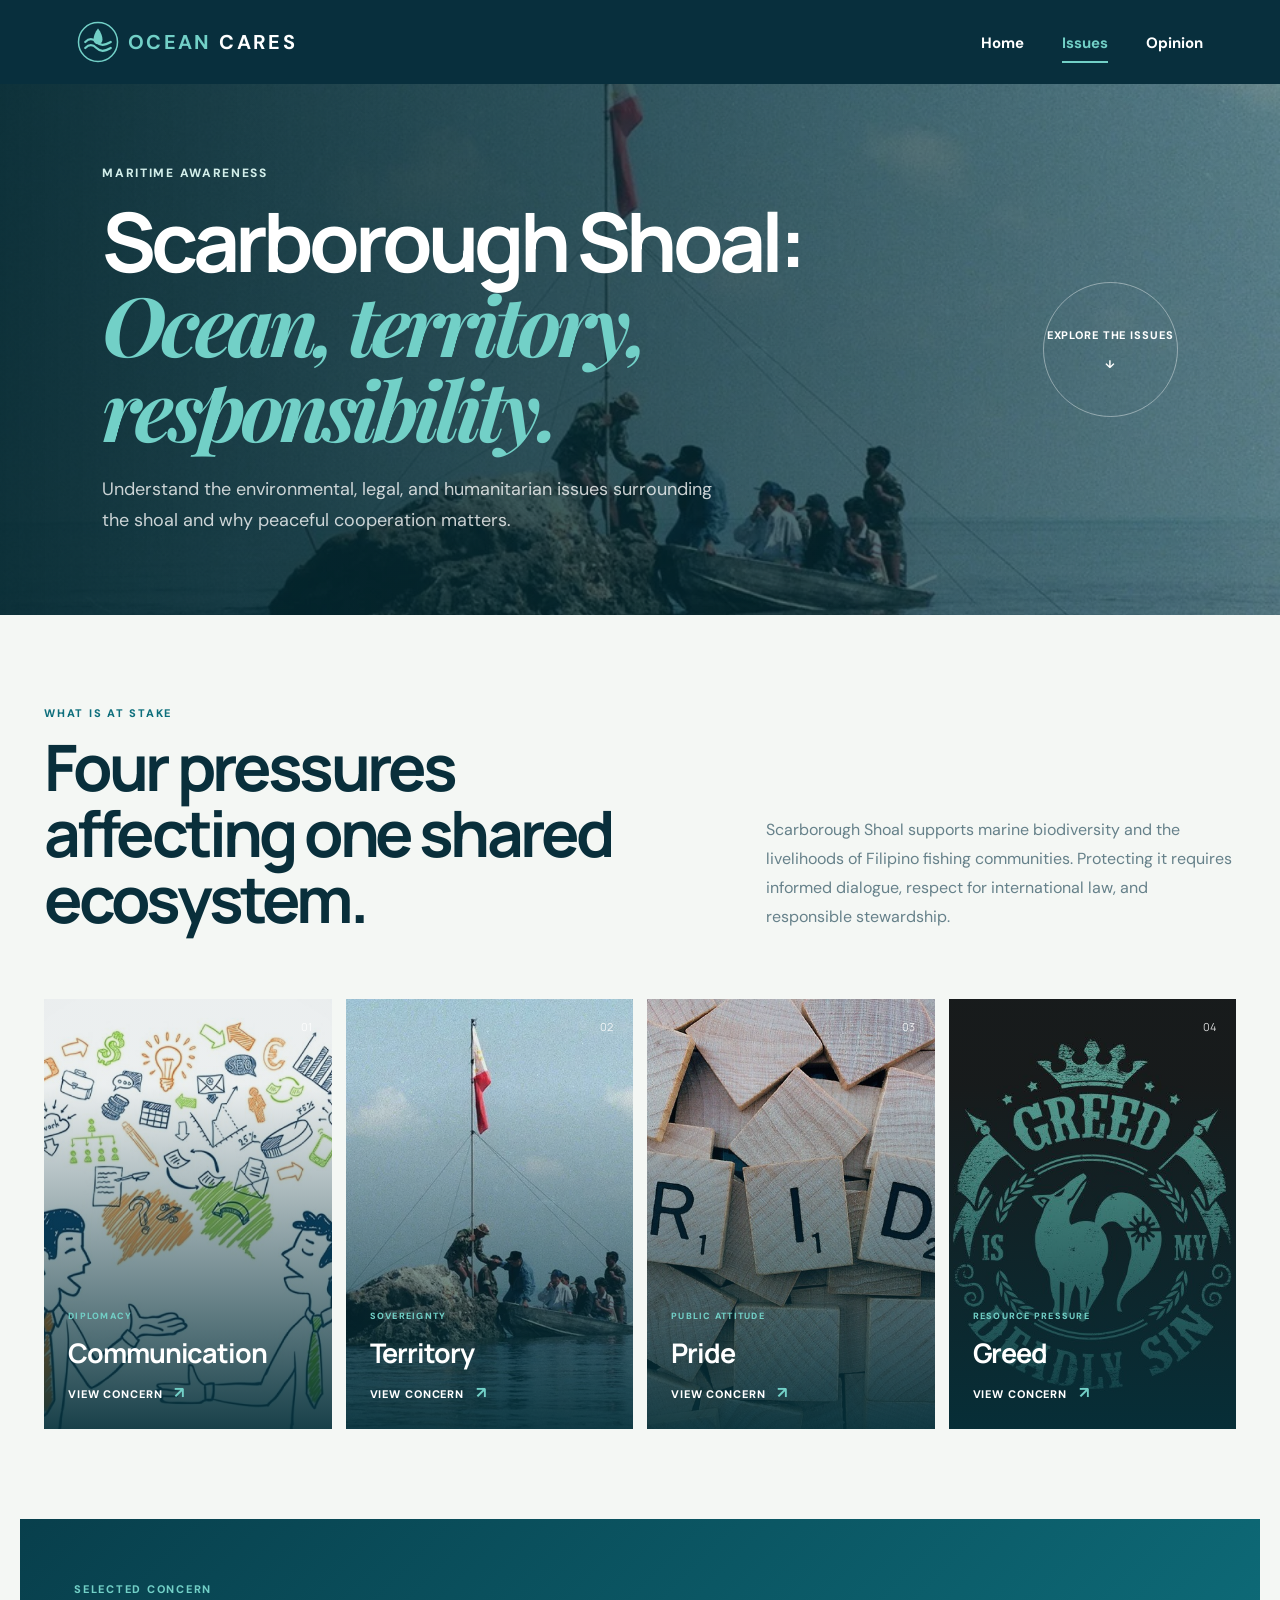
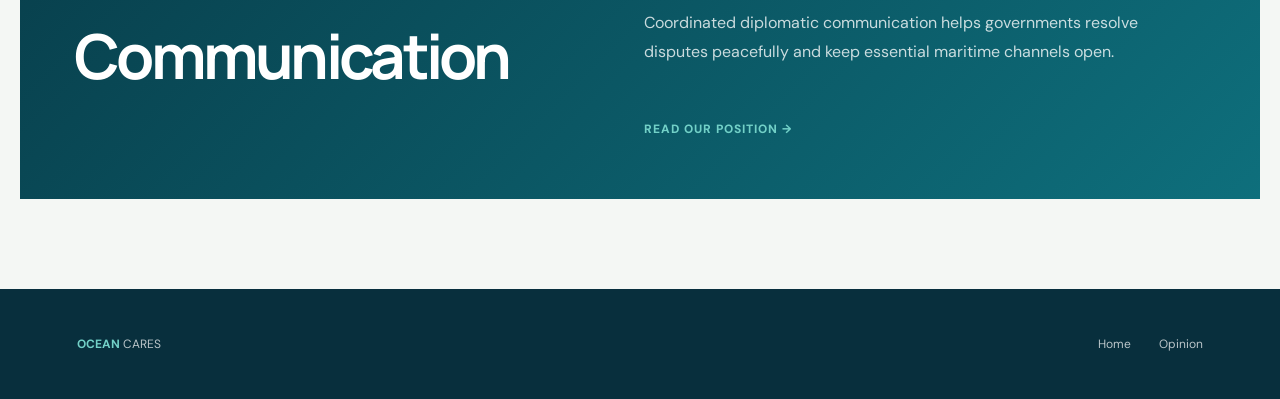
<file: issues.html>
<!DOCTYPE html>
<html lang="en">
  <head>
    <meta charset="utf-8">
    <meta name="viewport" content="width=device-width, initial-scale=1.0">
    <meta name="theme-color" content="#082f3d">
    <link rel="stylesheet" href="issues.css">
    <title>Scarborough Shoal Issues | Ocean Cares</title>
  </head>
  <body>
    <header class="site-header">
      <a class="brand" href="OceanConservation.html" aria-label="Ocean Cares home">
        <svg class="brand-mark" viewBox="0 0 56 56" aria-hidden="true">
          <circle cx="28" cy="28" r="26" fill="none" stroke="currentColor" stroke-width="2"/>
          <path d="M11 28c5-5 10-5 15 0s10 5 19 0M11 36c5-5 10-5 15 0s10 5 19 0" fill="none" stroke="currentColor" stroke-width="3" stroke-linecap="round"/>
          <path d="M28 10c4 5 6 10 6 15a6 6 0 0 1-12 0c0-5 2-10 6-15Z" fill="currentColor"/>
        </svg>
        <span><strong>OCEAN</strong> CARES</span>
      </a>
      <nav class="main-nav" aria-label="Main navigation">
        <a href="OceanConservation.html">Home</a>
        <a class="active" href="issues.html">Issues</a>
        <a href="opinion.html">Opinion</a>
      </nav>
    </header>

    <main>
      <section class="page-hero">
        <div class="hero-copy">
          <span class="eyebrow">Maritime awareness</span>
          <h1>Scarborough Shoal:<br><em>Ocean, territory, responsibility.</em></h1>
          <p>Understand the environmental, legal, and humanitarian issues surrounding the shoal and why peaceful cooperation matters.</p>
        </div>
        <a class="jump-link" href="#issues">
          Explore the issues
          <span aria-hidden="true">↓</span>
        </a>
      </section>

      <section class="issue-intro" id="issues">
        <div>
          <span class="section-kicker">What is at stake</span>
          <h2>Four pressures affecting one shared ecosystem.</h2>
        </div>
        <p>Scarborough Shoal supports marine biodiversity and the livelihoods of Filipino fishing communities. Protecting it requires informed dialogue, respect for international law, and responsible stewardship.</p>
      </section>

      <section class="issue-grid" aria-label="Scarborough Shoal issues">
        <article class="issue-card">
          <img src="communication.jpg" alt="Communication and cooperation">
          <div class="issue-overlay"></div>
          <span class="issue-number">01</span>
          <div class="issue-content">
            <span>Diplomacy</span>
            <h2>Communication</h2>
            <p>Open dialogue can prevent escalation and help neighboring nations protect shared waters.</p>
            <button type="button" data-detail="communication">View concern <b>↗</b></button>
          </div>
        </article>

        <article class="issue-card">
          <img src="territory.jpg" alt="Territorial boundaries">
          <div class="issue-overlay"></div>
          <span class="issue-number">02</span>
          <div class="issue-content">
            <span>Sovereignty</span>
            <h2>Territory</h2>
            <p>Disputed claims affect access, fishing rights, navigation, and the rule of law.</p>
            <button type="button" data-detail="territory">View concern <b>↗</b></button>
          </div>
        </article>

        <article class="issue-card">
          <img src="pride.jpg" alt="Regional pride and public opinion">
          <div class="issue-overlay"></div>
          <span class="issue-number">03</span>
          <div class="issue-content">
            <span>Public attitude</span>
            <h2>Pride</h2>
            <p>National pride can strengthen unity, but extremism may deepen tension and misinformation.</p>
            <button type="button" data-detail="pride">View concern <b>↗</b></button>
          </div>
        </article>

        <article class="issue-card">
          <img src="greed.jpg" alt="Competing economic interests">
          <div class="issue-overlay"></div>
          <span class="issue-number">04</span>
          <div class="issue-content">
            <span>Resource pressure</span>
            <h2>Greed</h2>
            <p>Overextraction and exclusive control can damage marine habitats and local livelihoods.</p>
            <button type="button" data-detail="greed">View concern <b>↗</b></button>
          </div>
        </article>
      </section>

      <section class="issue-detail" aria-live="polite">
        <span class="section-kicker">Selected concern</span>
        <h2 id="detail-title">Communication</h2>
        <p id="detail-copy">Coordinated diplomatic communication helps governments resolve disputes peacefully and keep essential maritime channels open.</p>
        <a class="action-link" href="opinion.html">Read our position <span aria-hidden="true">→</span></a>
      </section>
    </main>

    <footer>
      <a class="footer-brand" href="OceanConservation.html"><strong>OCEAN</strong> CARES</a>
      <div>
        <a href="OceanConservation.html">Home</a>
        <a href="opinion.html">Opinion</a>
      </div>
    </footer>

    <script>
      const details = {
        communication: ["Communication", "Coordinated diplomatic communication helps governments resolve disputes peacefully and keep essential maritime channels open."],
        territory: ["Territory", "Territorial and maritime rights should be addressed through peaceful, lawful processes that respect communities and the marine environment."],
        pride: ["Pride", "National solidarity is important, but informed and respectful civic discussion helps prevent hate, rumor, and unnecessary conflict."],
        greed: ["Greed", "Fair, science-based resource management protects both fish populations and the livelihoods of present and future coastal communities."]
      };

      document.querySelectorAll('[data-detail]').forEach((button) => {
        button.addEventListener('click', () => {
          const [title, copy] = details[button.dataset.detail];
          document.querySelector('#detail-title').textContent = title;
          document.querySelector('#detail-copy').textContent = copy;
          document.querySelector('.issue-detail').scrollIntoView({ behavior: 'smooth', block: 'center' });
        });
      });
    </script>
  </body>
</html>
</file>
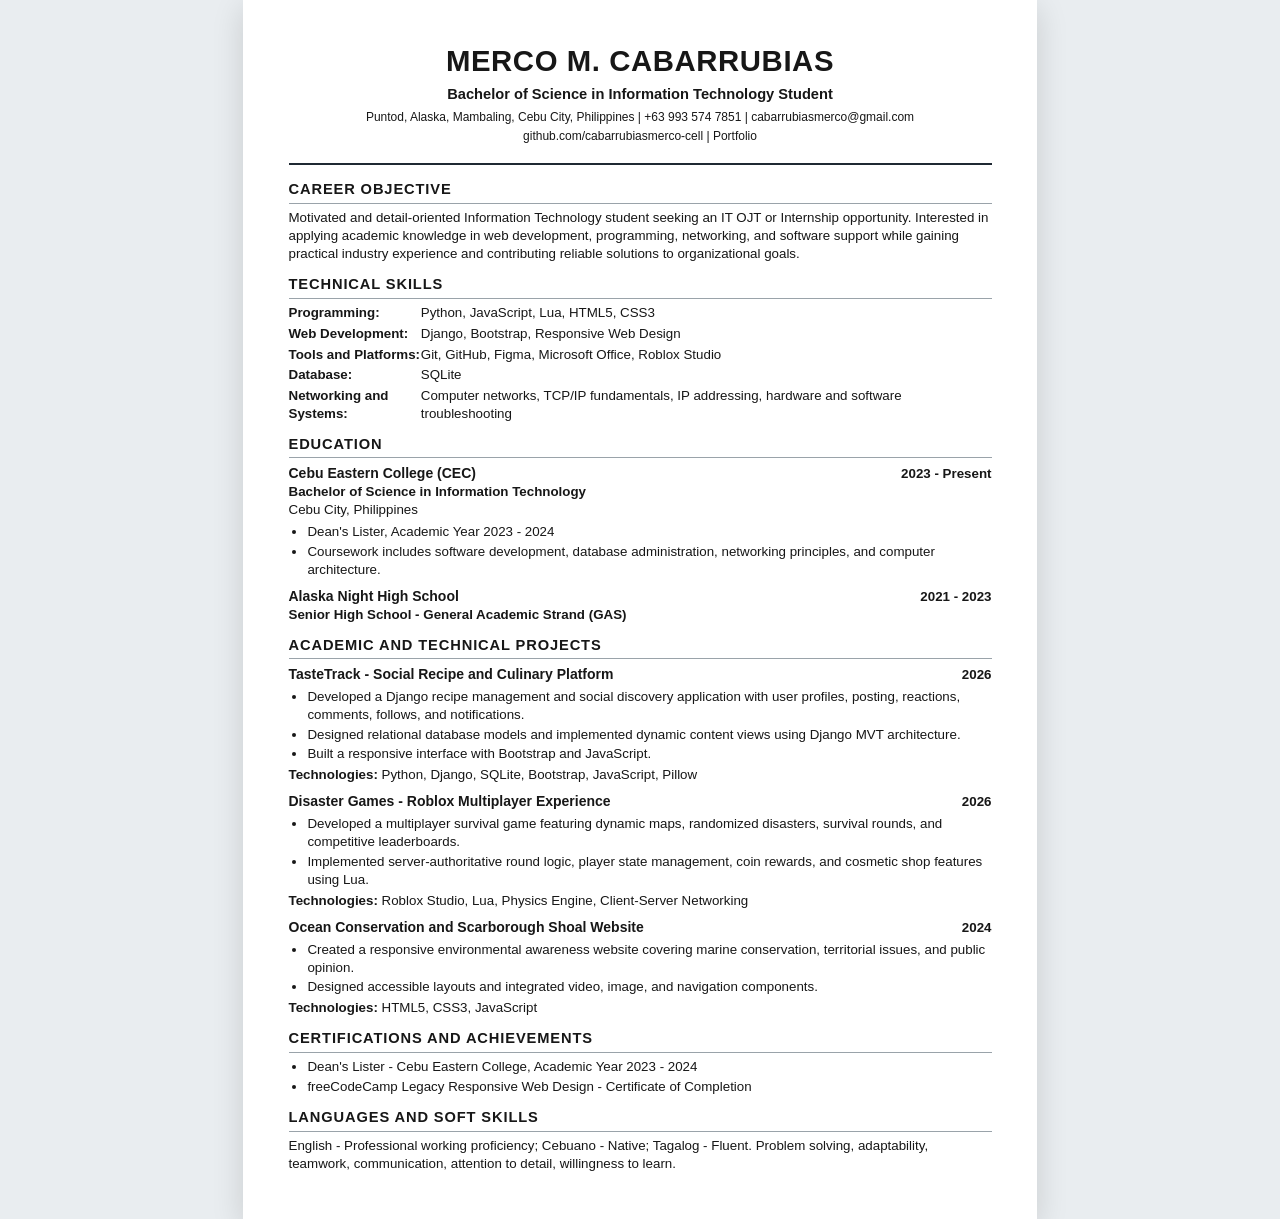
<file: merco-resume.html>
<!DOCTYPE html>
<html lang="en">
  <head>
    <meta charset="UTF-8">
    <meta name="viewport" content="width=device-width, initial-scale=1.0">
    <title>Merco M. Cabarrubias - OJT Resume</title>
    <link rel="stylesheet" href="merco-resume.css">
  </head>
  <body>
    <main class="resume" aria-label="Merco M. Cabarrubias resume">
      <header class="resume-header">
        <h1>MERCO M. CABARRUBIAS</h1>
        <p class="role">Bachelor of Science in Information Technology Student</p>
        <p class="contact">
          Puntod, Alaska, Mambaling, Cebu City, Philippines |
          <a href="tel:+639935747851">+63 993 574 7851</a> |
          <a href="mailto:cabarrubiasmerco@gmail.com">cabarrubiasmerco@gmail.com</a>
        </p>
        <p class="links">
          <a href="https://github.com/cabarrubiasmerco-cell">github.com/cabarrubiasmerco-cell</a> |
          <a href="https://cabarrubiasmerco-cell.github.io/Portfolio/">Portfolio</a>
        </p>
      </header>

      <section>
        <h2>Career Objective</h2>
        <p>
          Motivated and detail-oriented Information Technology student seeking an IT OJT or Internship opportunity.
          Interested in applying academic knowledge in web development, programming, networking, and software support
          while gaining practical industry experience and contributing reliable solutions to organizational goals.
        </p>
      </section>

      <section>
        <h2>Technical Skills</h2>
        <dl class="skill-list">
          <div><dt>Programming:</dt><dd>Python, JavaScript, Lua, HTML5, CSS3</dd></div>
          <div><dt>Web Development:</dt><dd>Django, Bootstrap, Responsive Web Design</dd></div>
          <div><dt>Tools and Platforms:</dt><dd>Git, GitHub, Figma, Microsoft Office, Roblox Studio</dd></div>
          <div><dt>Database:</dt><dd>SQLite</dd></div>
          <div><dt>Networking and Systems:</dt><dd>Computer networks, TCP/IP fundamentals, IP addressing, hardware and software troubleshooting</dd></div>
        </dl>
      </section>

      <section>
        <h2>Education</h2>
        <article class="entry">
          <div class="entry-heading">
            <h3>Cebu Eastern College (CEC)</h3>
            <span>2023 - Present</span>
          </div>
          <p class="entry-subtitle">Bachelor of Science in Information Technology</p>
          <p>Cebu City, Philippines</p>
          <ul>
            <li>Dean's Lister, Academic Year 2023 - 2024</li>
            <li>Coursework includes software development, database administration, networking principles, and computer architecture.</li>
          </ul>
        </article>

        <article class="entry compact">
          <div class="entry-heading">
            <h3>Alaska Night High School</h3>
            <span>2021 - 2023</span>
          </div>
          <p class="entry-subtitle">Senior High School - General Academic Strand (GAS)</p>
        </article>
      </section>

      <section>
        <h2>Academic and Technical Projects</h2>

        <article class="entry">
          <div class="entry-heading">
            <h3>TasteTrack - Social Recipe and Culinary Platform</h3>
            <span>2026</span>
          </div>
          <ul>
            <li>Developed a Django recipe management and social discovery application with user profiles, posting, reactions, comments, follows, and notifications.</li>
            <li>Designed relational database models and implemented dynamic content views using Django MVT architecture.</li>
            <li>Built a responsive interface with Bootstrap and JavaScript.</li>
          </ul>
          <p class="technologies"><strong>Technologies:</strong> Python, Django, SQLite, Bootstrap, JavaScript, Pillow</p>
        </article>

        <article class="entry">
          <div class="entry-heading">
            <h3>Disaster Games - Roblox Multiplayer Experience</h3>
            <span>2026</span>
          </div>
          <ul>
            <li>Developed a multiplayer survival game featuring dynamic maps, randomized disasters, survival rounds, and competitive leaderboards.</li>
            <li>Implemented server-authoritative round logic, player state management, coin rewards, and cosmetic shop features using Lua.</li>
          </ul>
          <p class="technologies"><strong>Technologies:</strong> Roblox Studio, Lua, Physics Engine, Client-Server Networking</p>
        </article>

        <article class="entry">
          <div class="entry-heading">
            <h3>Ocean Conservation and Scarborough Shoal Website</h3>
            <span>2024</span>
          </div>
          <ul>
            <li>Created a responsive environmental awareness website covering marine conservation, territorial issues, and public opinion.</li>
            <li>Designed accessible layouts and integrated video, image, and navigation components.</li>
          </ul>
          <p class="technologies"><strong>Technologies:</strong> HTML5, CSS3, JavaScript</p>
        </article>
      </section>

      <section>
        <h2>Certifications and Achievements</h2>
        <ul class="plain-list">
          <li>Dean's Lister - Cebu Eastern College, Academic Year 2023 - 2024</li>
          <li>freeCodeCamp Legacy Responsive Web Design - Certificate of Completion</li>
        </ul>
      </section>

      <section>
        <h2>Languages and Soft Skills</h2>
        <p>
          English - Professional working proficiency; Cebuano - Native; Tagalog - Fluent.
          Problem solving, adaptability, teamwork, communication, attention to detail, willingness to learn.
        </p>
      </section>
    </main>
  </body>
</html>
</file>
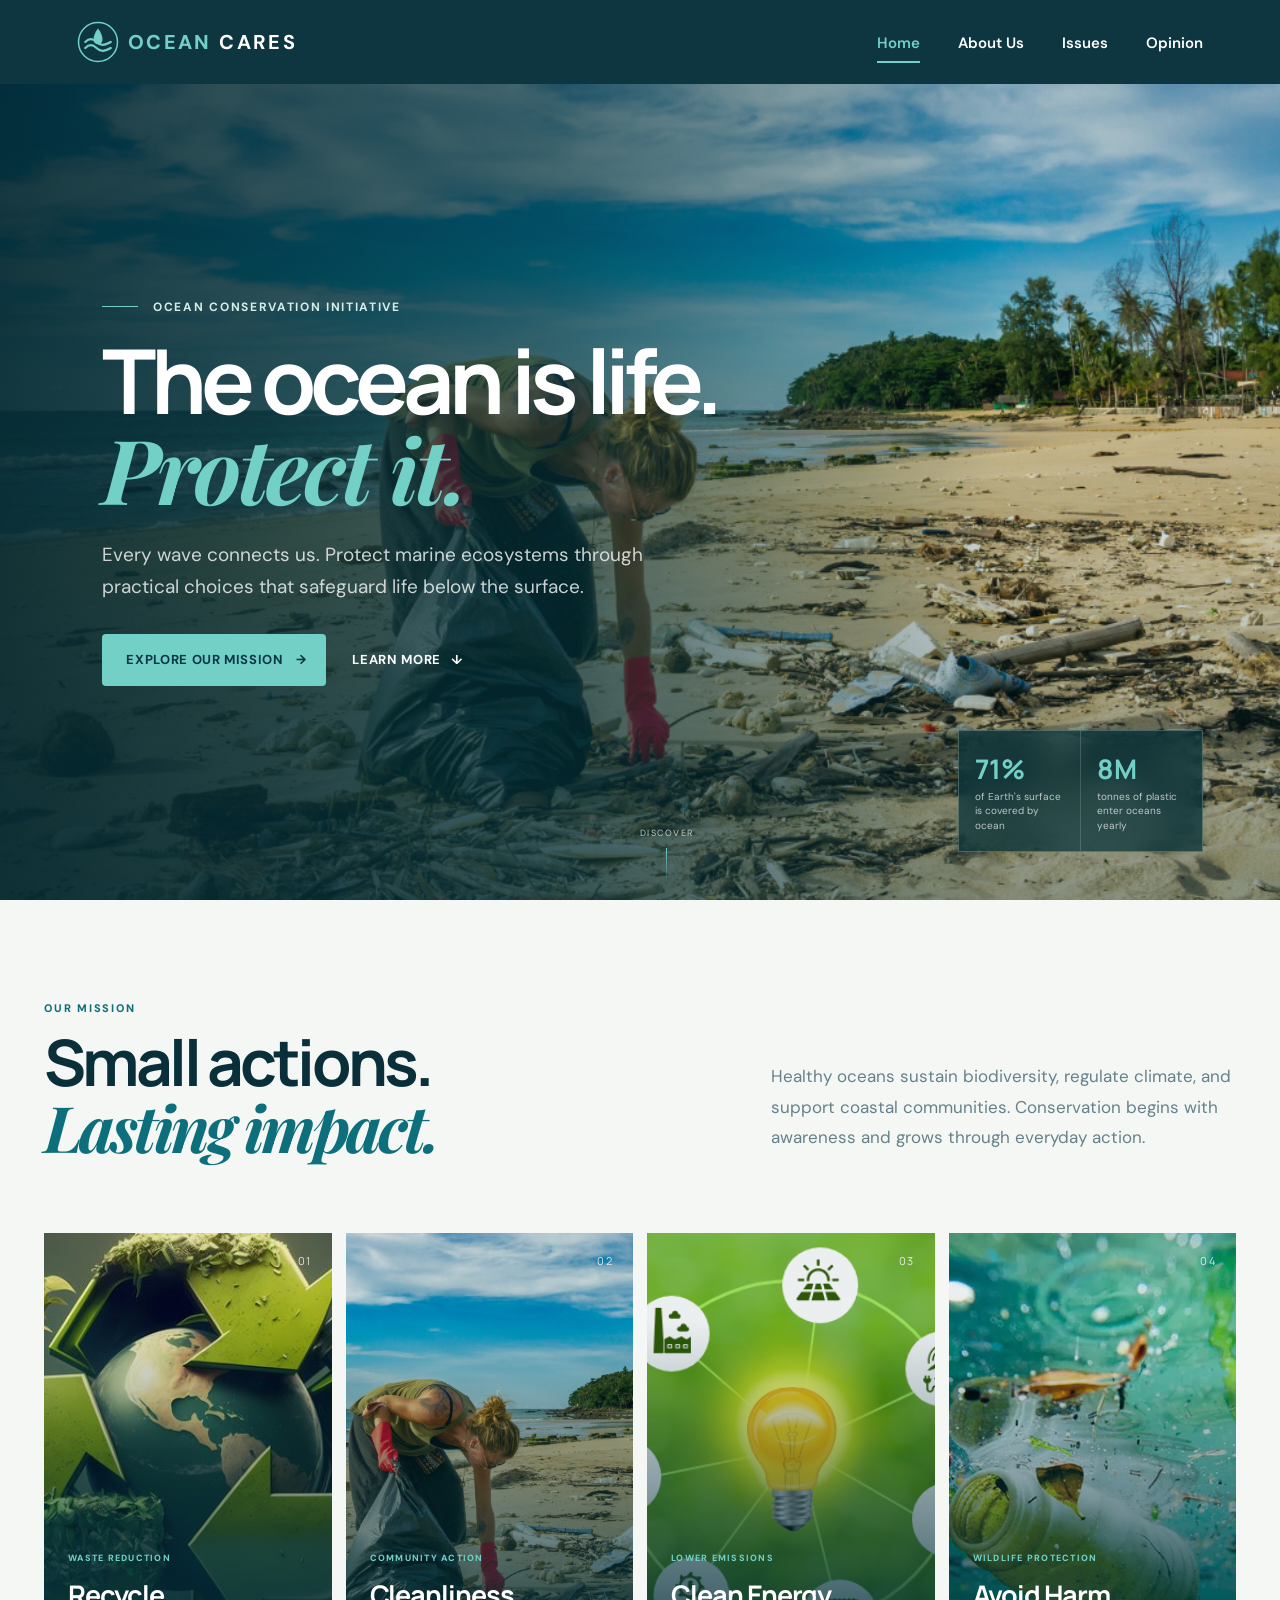
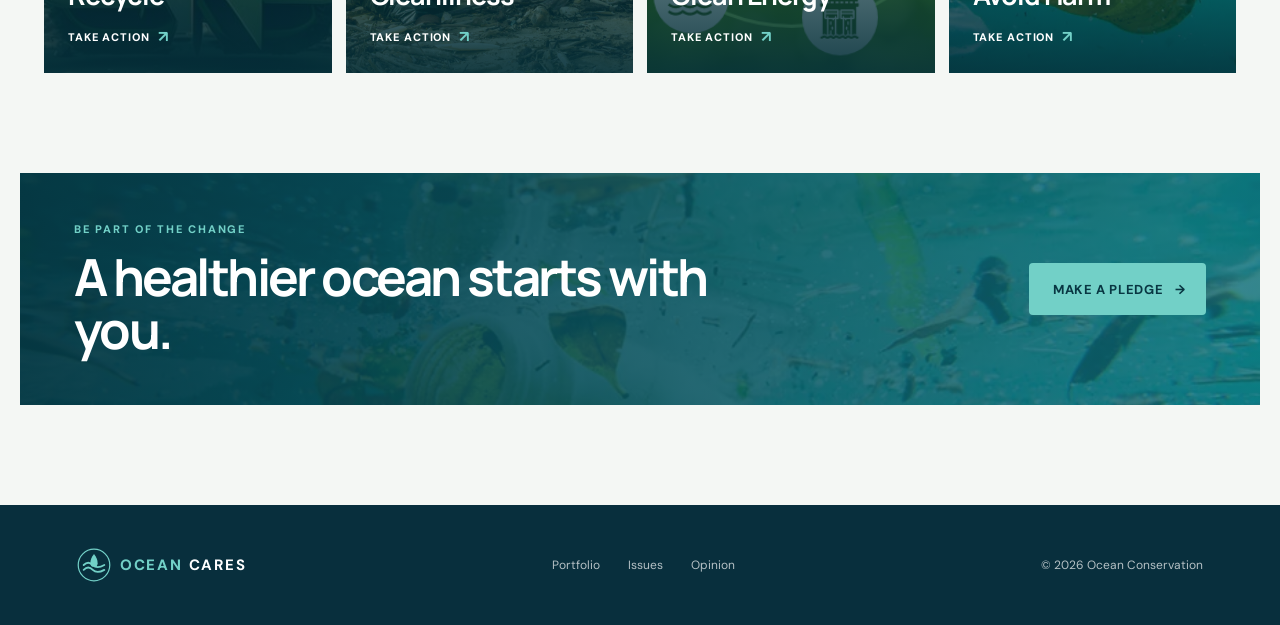
<file: OceanConservation.html>
<!DOCTYPE html>
<html lang="en">
  <head>
    <meta charset="utf-8">
    <meta http-equiv="X-UA-Compatible" content="IE=edge">
    <meta name="viewport" content="width=device-width, initial-scale=1.0">
    <meta name="theme-color" content="#082f3d">
    <link rel="stylesheet" href="OceanConservation.css">
    <title>Ocean Conservation | Merco Cabarrubias</title>
  </head>
  <body>
    <header class="site-header">
      <a class="brand" href="index.html" aria-label="Back to portfolio">
        <svg class="brand-mark" viewBox="0 0 56 56" aria-hidden="true">
          <circle cx="28" cy="28" r="26" fill="none" stroke="currentColor" stroke-width="2"/>
          <path d="M11 28c5-5 10-5 15 0s10 5 19 0M11 36c5-5 10-5 15 0s10 5 19 0" fill="none" stroke="currentColor" stroke-width="3" stroke-linecap="round"/>
          <path d="M28 10c4 5 6 10 6 15a6 6 0 0 1-12 0c0-5 2-10 6-15Z" fill="currentColor"/>
        </svg>
        <span><strong>OCEAN</strong> CARES</span>
      </a>

      <button class="menu-toggle" type="button" aria-label="Toggle navigation" aria-expanded="false">
        <span></span><span></span><span></span>
      </button>

      <nav class="main-nav" aria-label="Main navigation">
        <a class="active" href="OceanConservation.html">Home</a>
        <a href="#mission">About Us</a>
        <a href="issues.html">Issues</a>
        <a href="opinion.html">Opinion</a>
      </nav>
    </header>

    <main>
      <section class="hero" aria-labelledby="hero-title">
        <video class="hero-media" autoplay muted loop playsinline poster="beach.jpg">
          <source src="ocean.mp4" type="video/mp4">
        </video>
        <div class="hero-shade"></div>

        <div class="hero-content">
          <span class="eyebrow"><span></span> Ocean conservation initiative</span>
          <h1 id="hero-title">The ocean is life.<br><em>Protect it.</em></h1>
          <p>Every wave connects us. Protect marine ecosystems through practical choices that safeguard life below the surface.</p>
          <div class="hero-actions">
            <a class="primary-button" href="#conservation">Explore our mission <span aria-hidden="true">→</span></a>
            <a class="text-button" href="#mission">Learn more <span aria-hidden="true">↓</span></a>
          </div>
        </div>

        <aside class="impact-card" aria-label="Ocean conservation facts">
          <div>
            <strong>71%</strong>
            <span>of Earth's surface is covered by ocean</span>
          </div>
          <div>
            <strong>8M</strong>
            <span>tonnes of plastic enter oceans yearly</span>
          </div>
        </aside>

        <a class="scroll-cue" href="#mission" aria-label="Scroll to our mission">
          <span>Discover</span>
          <i></i>
        </a>
      </section>

      <section class="mission" id="mission" aria-labelledby="mission-title">
        <div class="mission-heading reveal">
          <span class="section-kicker">Our mission</span>
          <h2 id="mission-title">Small actions.<br><em>Lasting impact.</em></h2>
        </div>
        <p class="mission-copy reveal">Healthy oceans sustain biodiversity, regulate climate, and support coastal communities. Conservation begins with awareness and grows through everyday action.</p>
      </section>

      <section class="conservation-grid" id="conservation" aria-label="Ocean conservation pillars">
        <article class="conservation-card reveal">
          <img src="infinite.jpeg" alt="Infinity recycling symbol">
          <div class="card-overlay"></div>
          <div class="card-number">01</div>
          <div class="card-content">
            <span>Waste reduction</span>
            <h2>Recycle</h2>
            <p>Keep plastic and reusable materials out of our seas.</p>
            <a href="#take-action" aria-label="Take a recycling action">Take action <b>↗</b></a>
          </div>
        </article>

        <article class="conservation-card reveal">
          <img src="beach.jpg" alt="Clean ocean shoreline">
          <div class="card-overlay"></div>
          <div class="card-number">02</div>
          <div class="card-content">
            <span>Community action</span>
            <h2>Cleanliness</h2>
            <p>Protect coastlines and waterways from pollution.</p>
            <a href="#take-action" aria-label="Take a cleanliness action">Take action <b>↗</b></a>
          </div>
        </article>

        <article class="conservation-card reveal">
          <img src="energy.jpg" alt="Sustainable clean energy">
          <div class="card-overlay"></div>
          <div class="card-number">03</div>
          <div class="card-content">
            <span>Lower emissions</span>
            <h2>Clean Energy</h2>
            <p>Choose efficient habits and renewable solutions.</p>
            <a href="#take-action" aria-label="Take a clean energy action">Take action <b>↗</b></a>
          </div>
        </article>

        <article class="conservation-card reveal">
          <img src="ocean.jpg" alt="Healthy blue ocean">
          <div class="card-overlay"></div>
          <div class="card-number">04</div>
          <div class="card-content">
            <span>Wildlife protection</span>
            <h2>Avoid Harm</h2>
            <p>Respect habitats and prevent further ecosystem damage.</p>
            <a href="#take-action" aria-label="Take a wildlife protection action">Take action <b>↗</b></a>
          </div>
        </article>
      </section>

      <section class="take-action reveal" id="take-action" aria-labelledby="action-title">
        <div>
          <span class="section-kicker">Be part of the change</span>
          <h2 id="action-title">A healthier ocean starts with you.</h2>
        </div>
        <button class="primary-button pledge-button" type="button">Make a pledge <span aria-hidden="true">→</span></button>
      </section>
    </main>

    <dialog class="pledge-dialog" id="pledge-dialog" aria-labelledby="pledge-title">
      <form method="dialog" class="pledge-form">
        <button class="dialog-close" type="button" aria-label="Close pledge">×</button>
        <span class="section-kicker">My ocean pledge</span>
        <h2 id="pledge-title">Choose actions you can keep.</h2>
        <p class="pledge-intro">Select at least one commitment. Every small habit helps protect marine life.</p>

        <label class="pledge-option">
          <input type="checkbox" name="pledge" value="Reuse a container instead of buying single-use plastic">
          <span class="pledge-check" aria-hidden="true"></span>
          <span>
            <strong>Refuse single-use plastic</strong>
            <small>Bring a refillable bottle or container.</small>
          </span>
        </label>

        <label class="pledge-option">
          <input type="checkbox" name="pledge" value="Join or organize a shoreline or community cleanup">
          <span class="pledge-check" aria-hidden="true"></span>
          <span>
            <strong>Keep a local space clean</strong>
            <small>Join or organize a shoreline cleanup.</small>
          </span>
        </label>

        <label class="pledge-option">
          <input type="checkbox" name="pledge" value="Save energy and reduce my carbon footprint">
          <span class="pledge-check" aria-hidden="true"></span>
          <span>
            <strong>Lower my carbon impact</strong>
            <small>Save energy and choose efficient travel.</small>
          </span>
        </label>

        <div class="pledge-progress" aria-live="polite">
          <span><b id="pledge-count">0</b> of 3 commitments selected</span>
          <div><i id="pledge-progress-bar"></i></div>
        </div>

        <button class="pledge-submit primary-button" type="button" disabled>Confirm my pledge <span aria-hidden="true">→</span></button>
        <p class="pledge-result" id="pledge-result" role="status"></p>
      </form>
    </dialog>

    <footer>
      <a class="brand footer-brand" href="OceanConservation.html">
        <svg class="brand-mark" viewBox="0 0 56 56" aria-hidden="true">
          <circle cx="28" cy="28" r="26" fill="none" stroke="currentColor" stroke-width="2"/>
          <path d="M11 28c5-5 10-5 15 0s10 5 19 0M11 36c5-5 10-5 15 0s10 5 19 0" fill="none" stroke="currentColor" stroke-width="3" stroke-linecap="round"/>
          <path d="M28 10c4 5 6 10 6 15a6 6 0 0 1-12 0c0-5 2-10 6-15Z" fill="currentColor"/>
        </svg>
        <span><strong>OCEAN</strong> CARES</span>
      </a>
      <div class="footer-links">
        <a href="index.html">Portfolio</a>
        <a href="issues.html">Issues</a>
        <a href="opinion.html">Opinion</a>
      </div>
      <span class="copyright">© 2026 Ocean Conservation</span>
    </footer>

    <script>
      const menuButton = document.querySelector('.menu-toggle');
      const navigation = document.querySelector('.main-nav');

      menuButton.addEventListener('click', () => {
        const isOpen = menuButton.getAttribute('aria-expanded') === 'true';
        menuButton.setAttribute('aria-expanded', String(!isOpen));
        navigation.classList.toggle('open', !isOpen);
      });

      document.querySelectorAll('.main-nav a').forEach((link) => {
        link.addEventListener('click', () => {
          menuButton.setAttribute('aria-expanded', 'false');
          navigation.classList.remove('open');
        });
      });

      const observer = new IntersectionObserver((entries) => {
        entries.forEach((entry) => {
          if (entry.isIntersecting) entry.target.classList.add('visible');
        });
      }, { threshold: 0.12 });

      document.querySelectorAll('.reveal').forEach((element) => observer.observe(element));

      const pledgeDialog = document.querySelector('#pledge-dialog');
      const pledgeButton = document.querySelector('.pledge-button');
      const closePledge = document.querySelector('.dialog-close');
      const pledgeOptions = [...document.querySelectorAll('.pledge-option input')];
      const pledgeCount = document.querySelector('#pledge-count');
      const pledgeProgress = document.querySelector('#pledge-progress-bar');
      const pledgeSubmit = document.querySelector('.pledge-submit');
      const pledgeResult = document.querySelector('#pledge-result');

      pledgeButton.addEventListener('click', () => pledgeDialog.showModal());
      closePledge.addEventListener('click', () => pledgeDialog.close());

      pledgeDialog.addEventListener('click', (event) => {
        if (event.target === pledgeDialog) pledgeDialog.close();
      });

      pledgeOptions.forEach((option) => {
        option.addEventListener('change', () => {
          const selected = pledgeOptions.filter((item) => item.checked).length;
          pledgeCount.textContent = String(selected);
          pledgeProgress.style.width = `${(selected / pledgeOptions.length) * 100}%`;
          pledgeSubmit.disabled = selected === 0;
          pledgeResult.textContent = '';
        });
      });

      pledgeSubmit.addEventListener('click', () => {
        const selected = pledgeOptions.filter((item) => item.checked).map((item) => item.value);
        pledgeResult.textContent = `Pledge confirmed: ${selected.join('; ')}.`;
        pledgeButton.innerHTML = 'Pledge confirmed <span aria-hidden="true">✓</span>';
        pledgeButton.classList.add('pledged');
        localStorage.setItem('oceanCarePledge', JSON.stringify(selected));
      });

      const savedPledge = JSON.parse(localStorage.getItem('oceanCarePledge') || '[]');
      if (savedPledge.length) {
        pledgeOptions.forEach((option) => {
          option.checked = savedPledge.includes(option.value);
        });
        const savedCount = savedPledge.length;
        pledgeCount.textContent = String(savedCount);
        pledgeProgress.style.width = `${(savedCount / pledgeOptions.length) * 100}%`;
        pledgeSubmit.disabled = false;
        pledgeButton.innerHTML = 'Pledge confirmed <span aria-hidden="true">✓</span>';
        pledgeButton.classList.add('pledged');
      }
    </script>
  </body>
</html>
</file>
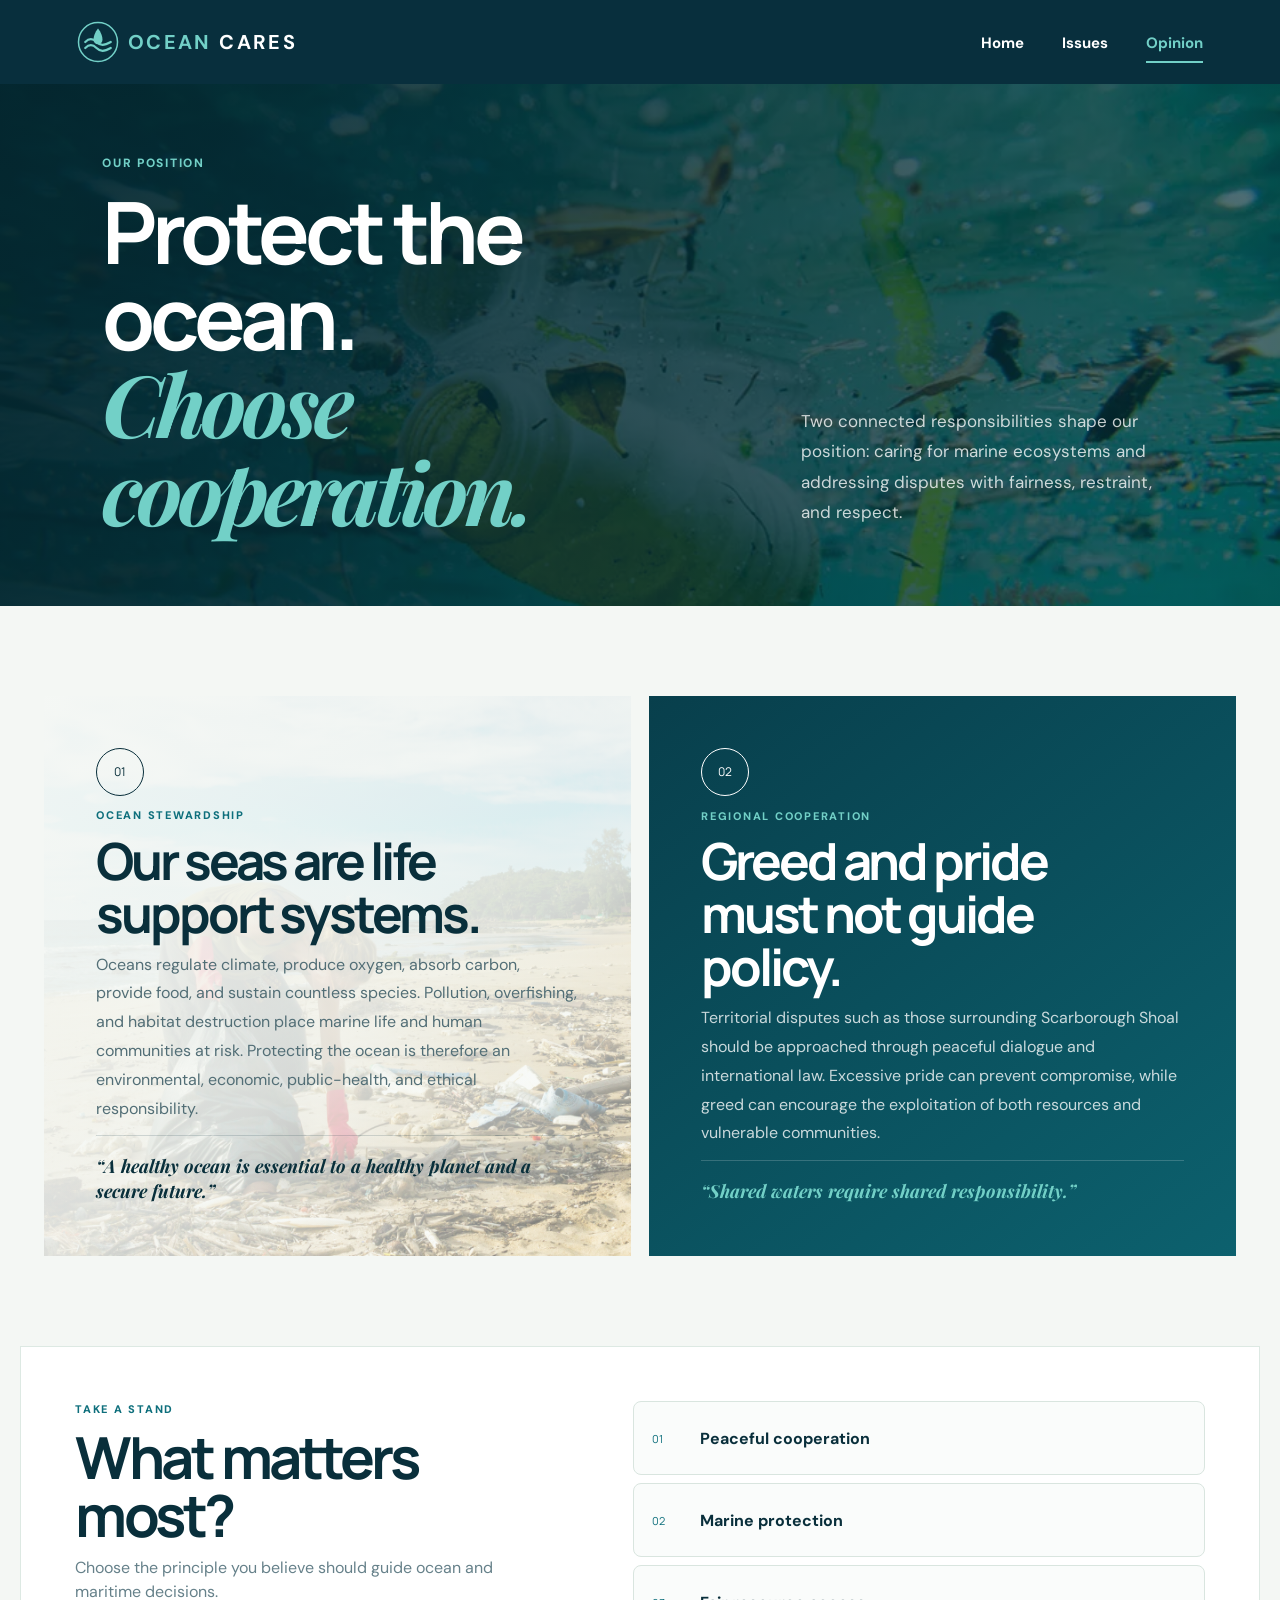
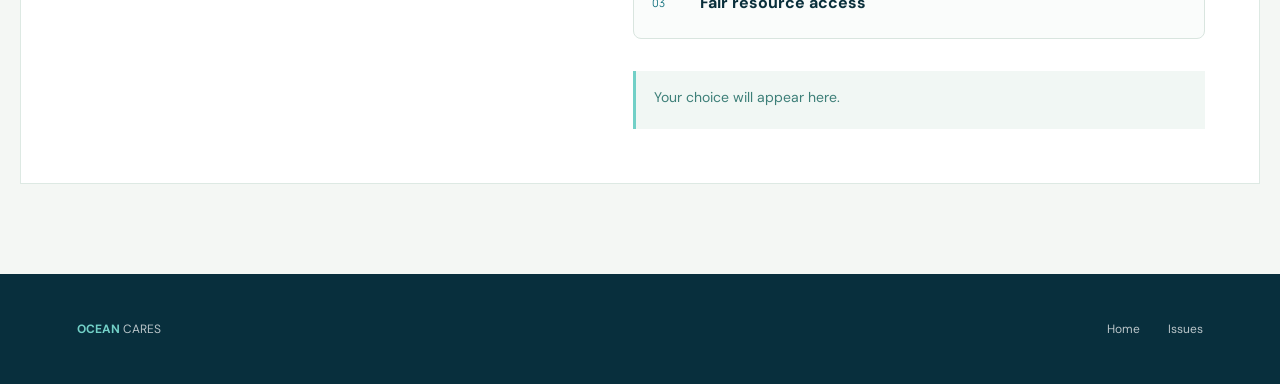
<file: opinion.html>
<!DOCTYPE html>
<html lang="en">
  <head>
    <meta charset="utf-8">
    <meta name="viewport" content="width=device-width, initial-scale=1.0">
    <meta name="theme-color" content="#082f3d">
    <link rel="stylesheet" href="opinion.css">
    <title>Our Position | Ocean Cares</title>
  </head>
  <body>
    <header class="site-header">
      <a class="brand" href="OceanConservation.html" aria-label="Ocean Cares home">
        <svg class="brand-mark" viewBox="0 0 56 56" aria-hidden="true">
          <circle cx="28" cy="28" r="26" fill="none" stroke="currentColor" stroke-width="2"/>
          <path d="M11 28c5-5 10-5 15 0s10 5 19 0M11 36c5-5 10-5 15 0s10 5 19 0" fill="none" stroke="currentColor" stroke-width="3" stroke-linecap="round"/>
          <path d="M28 10c4 5 6 10 6 15a6 6 0 0 1-12 0c0-5 2-10 6-15Z" fill="currentColor"/>
        </svg>
        <span><strong>OCEAN</strong> CARES</span>
      </a>
      <nav class="main-nav" aria-label="Main navigation">
        <a href="OceanConservation.html">Home</a>
        <a href="issues.html">Issues</a>
        <a class="active" href="opinion.html">Opinion</a>
      </nav>
    </header>

    <main>
      <section class="page-hero">
        <div>
          <span class="eyebrow">Our position</span>
          <h1>Protect the ocean.<br><em>Choose cooperation.</em></h1>
        </div>
        <p>Two connected responsibilities shape our position: caring for marine ecosystems and addressing disputes with fairness, restraint, and respect.</p>
      </section>

      <section class="position-grid">
        <article class="position-card ocean-position">
          <span class="position-number">01</span>
          <div>
            <span class="section-kicker">Ocean stewardship</span>
            <h2>Our seas are life support systems.</h2>
          </div>
          <p>Oceans regulate climate, produce oxygen, absorb carbon, provide food, and sustain countless species. Pollution, overfishing, and habitat destruction place marine life and human communities at risk. Protecting the ocean is therefore an environmental, economic, public-health, and ethical responsibility.</p>
          <blockquote>“A healthy ocean is essential to a healthy planet and a secure future.”</blockquote>
        </article>

        <article class="position-card society-position">
          <span class="position-number">02</span>
          <div>
            <span class="section-kicker">Regional cooperation</span>
            <h2>Greed and pride must not guide policy.</h2>
          </div>
          <p>Territorial disputes such as those surrounding Scarborough Shoal should be approached through peaceful dialogue and international law. Excessive pride can prevent compromise, while greed can encourage the exploitation of both resources and vulnerable communities.</p>
          <blockquote>“Shared waters require shared responsibility.”</blockquote>
        </article>
      </section>

      <section class="reflection" aria-labelledby="reflection-title">
        <div class="reflection-heading">
          <span class="section-kicker">Take a stand</span>
          <h2 id="reflection-title">What matters most?</h2>
          <p>Choose the principle you believe should guide ocean and maritime decisions.</p>
        </div>

        <div class="stance-options" role="radiogroup" aria-label="Primary ocean principle">
          <button type="button" role="radio" aria-checked="false" data-stance="Peaceful cooperation">
            <span>01</span>
            <strong>Peaceful cooperation</strong>
          </button>
          <button type="button" role="radio" aria-checked="false" data-stance="Marine protection">
            <span>02</span>
            <strong>Marine protection</strong>
          </button>
          <button type="button" role="radio" aria-checked="false" data-stance="Fair resource access">
            <span>03</span>
            <strong>Fair resource access</strong>
          </button>
        </div>

        <div class="stance-result" id="stance-result" role="status">
          Your choice will appear here.
        </div>
      </section>
    </main>

    <footer>
      <a class="footer-brand" href="OceanConservation.html"><strong>OCEAN</strong> CARES</a>
      <div>
        <a href="OceanConservation.html">Home</a>
        <a href="issues.html">Issues</a>
      </div>
    </footer>

    <script>
      const stanceButtons = [...document.querySelectorAll('[data-stance]')];
      const stanceResult = document.querySelector('#stance-result');
      const stanceMessages = {
        "Peaceful cooperation": "You support solutions based on dialogue, law, and respect between communities.",
        "Marine protection": "You prioritize biodiversity, habitats, and science-based ocean stewardship.",
        "Fair resource access": "You support balanced access that protects livelihoods and prevents overexploitation."
      };

      stanceButtons.forEach((button) => {
        button.addEventListener('click', () => {
          stanceButtons.forEach((item) => item.setAttribute('aria-checked', 'false'));
          button.setAttribute('aria-checked', 'true');
          stanceResult.textContent = stanceMessages[button.dataset.stance];
          localStorage.setItem('oceanCareStance', button.dataset.stance);
        });
      });

      const savedStance = localStorage.getItem('oceanCareStance');
      if (savedStance && stanceMessages[savedStance]) {
        const savedButton = stanceButtons.find((button) => button.dataset.stance === savedStance);
        if (savedButton) {
          savedButton.setAttribute('aria-checked', 'true');
          stanceResult.textContent = stanceMessages[savedStance];
        }
      }
    </script>
  </body>
</html>
</file>
<file: style.css>
/* ==========================================================================
   MERCO M. CABARRUBIAS - PORTFOLIO DESIGN SYSTEM
   Unique & Minimalist Editorial Aesthetic
   ========================================================================== */

:root {
  /* Dark Theme (Default) */
  --bg-primary: #0a0b0e;
  --bg-secondary: #121318;
  --bg-tertiary: #191b22;
  --bg-card: rgba(18, 19, 24, 0.75);
  --bg-card-hover: rgba(26, 28, 36, 0.9);
  --bg-glass: rgba(10, 11, 14, 0.82);

  --text-primary: #f4f4f6;
  --text-secondary: #9ea3b0;
  --text-muted: #5e6475;
  --text-inverse: #0a0b0e;

  --border-subtle: rgba(255, 255, 255, 0.07);
  --border-hover: rgba(255, 255, 255, 0.16);
  --border-active: rgba(255, 255, 255, 0.28);

  --accent-primary: #10b981; /* Emerald green - active/fresh */
  --accent-glow: rgba(16, 185, 129, 0.2);
  --accent-warm: #f59e0b; /* Amber - achievements */
  --accent-blue: #3b82f6; /* Blue - tech */
  --accent-purple: #8b5cf6;

  --font-sans: 'Plus Jakarta Sans', -apple-system, BlinkMacSystemFont, 'Segoe UI', Roboto, sans-serif;
  --font-display: 'Space Grotesk', -apple-system, sans-serif;
  --font-mono: 'JetBrains Mono', SFMono-Regular, Menlo, Monaco, Consolas, monospace;

  --radius-sm: 6px;
  --radius-md: 12px;
  --radius-lg: 18px;
  --radius-xl: 24px;
  --radius-full: 9999px;

  --shadow-sm: 0 2px 8px rgba(0, 0, 0, 0.24);
  --shadow-md: 0 8px 24px rgba(0, 0, 0, 0.35);
  --shadow-lg: 0 16px 40px rgba(0, 0, 0, 0.5);
  --shadow-glow: 0 0 30px var(--accent-glow);

  --transition-fast: 160ms cubic-bezier(0.16, 1, 0.3, 1);
  --transition-normal: 260ms cubic-bezier(0.16, 1, 0.3, 1);
  --transition-slow: 450ms cubic-bezier(0.16, 1, 0.3, 1);
}

[data-theme="light"] {
  --bg-primary: #f8fafc;
  --bg-secondary: #f1f5f9;
  --bg-tertiary: #e2e8f0;
  --bg-card: rgba(255, 255, 255, 0.85);
  --bg-card-hover: #ffffff;
  --bg-glass: rgba(248, 250, 252, 0.88);

  --text-primary: #0f172a;
  --text-secondary: #475569;
  --text-muted: #94a3b8;
  --text-inverse: #ffffff;

  --border-subtle: rgba(15, 23, 42, 0.08);
  --border-hover: rgba(15, 23, 42, 0.16);
  --border-active: rgba(15, 23, 42, 0.3);

  --accent-primary: #059669;
  --accent-glow: rgba(5, 150, 105, 0.18);
  --accent-warm: #d97706;
  --accent-blue: #2563eb;
  --accent-purple: #7c3aed;

  --shadow-sm: 0 2px 8px rgba(15, 23, 42, 0.04);
  --shadow-md: 0 8px 24px rgba(15, 23, 42, 0.08);
  --shadow-lg: 0 16px 40px rgba(15, 23, 42, 0.12);
}

/* Base Reset */
*, *::before, *::after {
  box-sizing: border-box;
  margin: 0;
  padding: 0;
}

html {
  font-size: 16px;
  scroll-behavior: smooth;
  scroll-padding-top: 5rem;
  color-scheme: dark light;
}

body {
  font-family: var(--font-sans);
  background-color: var(--bg-primary);
  color: var(--text-primary);
  line-height: 1.6;
  min-height: 100vh;
  overflow-x: hidden;
  position: relative;
  transition: background-color var(--transition-normal), color var(--transition-normal);
  -webkit-font-smoothing: antialiased;
  -moz-osx-font-smoothing: grayscale;
}

/* Subtle Ambient Background Grids */
.ambient-bg {
  position: fixed;
  top: 0;
  left: 0;
  width: 100vw;
  height: 100vh;
  pointer-events: none;
  z-index: 0;
  overflow: hidden;
}

.ambient-radial {
  position: absolute;
  width: 600px;
  height: 600px;
  border-radius: 50%;
  filter: blur(120px);
  opacity: 0.14;
  transition: opacity var(--transition-normal);
}

.ambient-radial-1 {
  top: -100px;
  right: -100px;
  background: radial-gradient(circle, var(--accent-primary) 0%, transparent 70%);
}

.ambient-radial-2 {
  top: 40%;
  left: -200px;
  background: radial-gradient(circle, var(--accent-blue) 0%, transparent 70%);
}

.ambient-grid {
  position: absolute;
  inset: 0;
  background-size: 40px 40px;
  background-image: 
    linear-gradient(to right, var(--border-subtle) 1px, transparent 1px),
    linear-gradient(to bottom, var(--border-subtle) 1px, transparent 1px);
  mask-image: radial-gradient(ellipse at 50% 20%, black 30%, transparent 75%);
  -webkit-mask-image: radial-gradient(ellipse at 50% 20%, black 30%, transparent 75%);
  opacity: 0.45;
}

/* Container */
.container {
  width: 100%;
  max-width: 1140px;
  margin: 0 auto;
  padding: 0 1.5rem;
  position: relative;
  z-index: 1;
}

/* Typography Helpers */
h1, h2, h3, h4, h5, h6 {
  font-family: var(--font-display);
  font-weight: 700;
  color: var(--text-primary);
  line-height: 1.2;
  letter-spacing: -0.02em;
}

p {
  color: var(--text-secondary);
  font-size: 1.05rem;
}

a {
  color: inherit;
  text-decoration: none;
  transition: color var(--transition-fast);
}

.code-font {
  font-family: var(--font-mono);
}

/* ==========================================================================
   NAVIGATION
   ========================================================================== */
.site-header {
  position: fixed;
  top: 0;
  left: 0;
  right: 0;
  z-index: 100;
  background-color: var(--bg-glass);
  backdrop-filter: blur(16px);
  -webkit-backdrop-filter: blur(16px);
  border-bottom: 1px solid var(--border-subtle);
  transition: background-color var(--transition-normal), border-color var(--transition-normal);
}

.nav-inner {
  display: flex;
  align-items: center;
  justify-content: space-between;
  height: 4.25rem;
}

.brand-group {
  display: flex;
  align-items: center;
  gap: 0.75rem;
}

.brand-monogram {
  display: flex;
  align-items: center;
  justify-content: center;
  width: 2.25rem;
  height: 2.25rem;
  border-radius: var(--radius-sm);
  background: var(--bg-secondary);
  border: 1px solid var(--border-hover);
  font-family: var(--font-mono);
  font-size: 0.85rem;
  font-weight: 700;
  color: var(--accent-primary);
  letter-spacing: -0.05em;
  transition: transform var(--transition-fast), border-color var(--transition-fast);
}

.brand-group:hover .brand-monogram {
  transform: translateY(-1px);
  border-color: var(--accent-primary);
}

.brand-name {
  font-family: var(--font-display);
  font-size: 1.05rem;
  font-weight: 700;
  letter-spacing: -0.01em;
  color: var(--text-primary);
}

.nav-links {
  display: flex;
  align-items: center;
  gap: 1.75rem;
  list-style: none;
}

.nav-link {
  font-size: 0.9rem;
  font-weight: 500;
  color: var(--text-secondary);
  padding: 0.4rem 0.6rem;
  border-radius: var(--radius-sm);
  transition: all var(--transition-fast);
  position: relative;
}

.nav-link:hover, .nav-link.active {
  color: var(--text-primary);
}

.nav-link.active::after {
  content: '';
  position: absolute;
  bottom: -4px;
  left: 0.6rem;
  right: 0.6rem;
  height: 2px;
  background-color: var(--accent-primary);
  border-radius: 2px;
}

.nav-actions {
  display: flex;
  align-items: center;
  gap: 0.5rem;
}

/* Action Icon Buttons */
.icon-btn {
  background: var(--bg-secondary);
  border: 1px solid var(--border-subtle);
  color: var(--text-secondary);
  width: 2.25rem;
  height: 2.25rem;
  border-radius: var(--radius-sm);
  display: inline-flex;
  align-items: center;
  justify-content: center;
  cursor: pointer;
  transition: all var(--transition-fast);
  font-size: 0.9rem;
}

.icon-btn:hover {
  background: var(--bg-tertiary);
  color: var(--text-primary);
  border-color: var(--border-hover);
}

.cmd-badge-btn {
  display: inline-flex;
  align-items: center;
  gap: 0.4rem;
  background: var(--bg-secondary);
  border: 1px solid var(--border-subtle);
  color: var(--text-secondary);
  padding: 0.4rem 0.65rem;
  border-radius: var(--radius-sm);
  font-size: 0.8rem;
  font-family: var(--font-mono);
  cursor: pointer;
  transition: all var(--transition-fast);
}

.cmd-badge-btn:hover {
  border-color: var(--border-active);
  color: var(--text-primary);
}

.cmd-key {
  padding: 0.1rem 0.35rem;
  border-radius: 3px;
  background: var(--bg-tertiary);
  border: 1px solid var(--border-subtle);
  font-size: 0.72rem;
}

/* Status Pill */
.status-pill {
  display: inline-flex;
  align-items: center;
  gap: 0.5rem;
  background: rgba(16, 185, 129, 0.1);
  border: 1px solid rgba(16, 185, 129, 0.25);
  color: var(--accent-primary);
  padding: 0.35rem 0.75rem;
  border-radius: var(--radius-full);
  font-size: 0.78rem;
  font-family: var(--font-mono);
  font-weight: 500;
  width: fit-content;
}

.status-dot {
  width: 7px;
  height: 7px;
  border-radius: 50%;
  background-color: var(--accent-primary);
  position: relative;
}

.status-dot::after {
  content: '';
  position: absolute;
  inset: -3px;
  border-radius: 50%;
  background-color: var(--accent-primary);
  opacity: 0.4;
  animation: pulseDot 2s infinite ease-out;
}

@keyframes pulseDot {
  0% { transform: scale(1); opacity: 0.6; }
  100% { transform: scale(2.6); opacity: 0; }
}

/* ==========================================================================
   BUTTONS
   ========================================================================== */
.btn {
  display: inline-flex;
  align-items: center;
  justify-content: center;
  gap: 0.5rem;
  padding: 0.65rem 1.25rem;
  font-size: 0.9rem;
  font-weight: 600;
  font-family: var(--font-sans);
  border-radius: var(--radius-sm);
  border: 1px solid transparent;
  cursor: pointer;
  transition: all var(--transition-fast);
  white-space: nowrap;
}

.btn-primary {
  background-color: var(--text-primary);
  color: var(--text-inverse);
  box-shadow: var(--shadow-sm);
}

.btn-primary:hover {
  opacity: 0.92;
  transform: translateY(-1px);
  box-shadow: var(--shadow-md);
}

.btn-secondary {
  background-color: var(--bg-secondary);
  color: var(--text-primary);
  border-color: var(--border-subtle);
}

.btn-secondary:hover {
  background-color: var(--bg-tertiary);
  border-color: var(--border-hover);
  transform: translateY(-1px);
}

.btn-outline {
  background-color: transparent;
  color: var(--text-primary);
  border-color: var(--border-hover);
}

.btn-outline:hover {
  background-color: var(--bg-secondary);
  border-color: var(--border-active);
}

.btn-sm {
  padding: 0.4rem 0.8rem;
  font-size: 0.82rem;
}

.btn-icon-right svg {
  transition: transform var(--transition-fast);
}

.btn-icon-right:hover svg {
  transform: translateX(3px);
}

/* ==========================================================================
   HERO SECTION
   ========================================================================== */
.hero-section {
  padding: 7.5rem 0 4rem;
  position: relative;
}

.hero-grid {
  display: grid;
  grid-template-columns: 1.2fr 0.8fr;
  gap: 3.5rem;
  align-items: center;
}

.hero-meta-bar {
  display: flex;
  flex-wrap: wrap;
  align-items: center;
  gap: 0.75rem;
  margin-bottom: 1.5rem;
}

.meta-chip {
  display: inline-flex;
  align-items: center;
  gap: 0.35rem;
  font-size: 0.78rem;
  font-family: var(--font-mono);
  color: var(--text-muted);
  background: var(--bg-secondary);
  border: 1px solid var(--border-subtle);
  padding: 0.3rem 0.65rem;
  border-radius: var(--radius-sm);
}

.hero-title {
  font-size: clamp(2.4rem, 4.8vw, 3.8rem);
  font-weight: 800;
  letter-spacing: -0.035em;
  margin-bottom: 0.6rem;
  line-height: 1.08;
}

.hero-subtitle {
  font-size: 1.25rem;
  font-family: var(--font-display);
  font-weight: 600;
  color: var(--accent-primary);
  margin-bottom: 1.25rem;
  display: flex;
  align-items: center;
  gap: 0.5rem;
}

.hero-bio {
  font-size: 1.05rem;
  color: var(--text-secondary);
  line-height: 1.7;
  max-width: 36rem;
  margin-bottom: 2rem;
}

.hero-cta-cluster {
  display: flex;
  flex-wrap: wrap;
  gap: 0.75rem;
  align-items: center;
}

/* Hero Profile Card Right */
.profile-card-wrapper {
  position: relative;
}

.profile-card {
  background: var(--bg-card);
  border: 1px solid var(--border-subtle);
  border-radius: var(--radius-xl);
  padding: 1.75rem;
  backdrop-filter: blur(12px);
  -webkit-backdrop-filter: blur(12px);
  box-shadow: var(--shadow-md);
  position: relative;
  overflow: hidden;
  transition: border-color var(--transition-normal), transform var(--transition-normal);
}

.profile-card:hover {
  border-color: var(--border-hover);
  transform: translateY(-2px);
}

.profile-header-area {
  display: flex;
  gap: 1.25rem;
  align-items: center;
  margin-bottom: 1.5rem;
}

.avatar-container {
  position: relative;
  width: 96px;
  height: 96px;
  flex-shrink: 0;
  border-radius: var(--radius-lg);
  overflow: hidden;
  border: 2px solid var(--border-hover);
  box-shadow: var(--shadow-sm);
  background-color: var(--bg-secondary);
}

.avatar-img {
  width: 100%;
  height: 100%;
  object-fit: cover;
  object-position: center top;
  transition: transform var(--transition-normal);
}

.profile-card:hover .avatar-img {
  transform: scale(1.05);
}

.profile-summary-text h3 {
  font-size: 1.15rem;
  margin-bottom: 0.2rem;
}

.profile-role {
  font-size: 0.85rem;
  color: var(--text-muted);
  font-family: var(--font-mono);
  margin-bottom: 0.35rem;
}

.profile-school {
  font-size: 0.8rem;
  color: var(--text-secondary);
  display: flex;
  align-items: center;
  gap: 0.3rem;
}

.profile-stats-grid {
  display: grid;
  grid-template-columns: repeat(3, 1fr);
  gap: 0.75rem;
  padding: 1rem 0;
  border-top: 1px solid var(--border-subtle);
  border-bottom: 1px solid var(--border-subtle);
  margin-bottom: 1.25rem;
}

.stat-item {
  text-align: center;
}

.stat-value {
  font-family: var(--font-mono);
  font-size: 1.15rem;
  font-weight: 700;
  color: var(--text-primary);
}

.stat-label {
  font-size: 0.72rem;
  color: var(--text-muted);
  text-transform: uppercase;
  letter-spacing: 0.05em;
  margin-top: 0.15rem;
}

.profile-badges {
  display: flex;
  flex-wrap: wrap;
  gap: 0.4rem;
}

.badge-tag {
  font-size: 0.75rem;
  font-family: var(--font-mono);
  background: var(--bg-secondary);
  border: 1px solid var(--border-subtle);
  color: var(--text-secondary);
  padding: 0.25rem 0.55rem;
  border-radius: var(--radius-sm);
  transition: all var(--transition-fast);
}

.badge-tag:hover {
  border-color: var(--border-active);
  color: var(--text-primary);
}

.badge-tag.highlight {
  background: rgba(245, 158, 11, 0.1);
  border-color: rgba(245, 158, 11, 0.3);
  color: var(--accent-warm);
}

/* ==========================================================================
   SECTION COMMON HEADERS
   ========================================================================== */
.section {
  padding: 5.5rem 0;
  position: relative;
}

.section-header {
  display: flex;
  justify-content: space-between;
  align-items: flex-end;
  margin-bottom: 2.75rem;
  flex-wrap: wrap;
  gap: 1.5rem;
}

.section-label {
  display: inline-block;
  font-family: var(--font-mono);
  font-size: 0.8rem;
  color: var(--accent-primary);
  text-transform: uppercase;
  letter-spacing: 0.1em;
  margin-bottom: 0.4rem;
}

.section-title {
  font-size: clamp(1.8rem, 3.2vw, 2.4rem);
  letter-spacing: -0.025em;
}

.section-desc {
  max-width: 32rem;
  font-size: 0.98rem;
}

/* Filter Bar */
.filter-tabs {
  display: flex;
  gap: 0.4rem;
  background: var(--bg-secondary);
  padding: 0.3rem;
  border-radius: var(--radius-sm);
  border: 1px solid var(--border-subtle);
  list-style: none;
}

.filter-btn {
  background: transparent;
  border: none;
  color: var(--text-muted);
  font-family: var(--font-sans);
  font-size: 0.82rem;
  font-weight: 500;
  padding: 0.35rem 0.85rem;
  border-radius: 4px;
  cursor: pointer;
  transition: all var(--transition-fast);
}

.filter-btn:hover {
  color: var(--text-primary);
}

.filter-btn.active {
  background: var(--bg-tertiary);
  color: var(--text-primary);
  box-shadow: var(--shadow-sm);
}

/* ==========================================================================
   PROJECTS SECTION
   ========================================================================== */
.projects-grid {
  display: flex;
  flex-direction: column;
  gap: 2rem;
}

/* Project Card Architecture */
.project-card {
  display: grid;
  grid-template-columns: 1.1fr 0.9fr;
  background: var(--bg-card);
  border: 1px solid var(--border-subtle);
  border-radius: var(--radius-xl);
  overflow: hidden;
  backdrop-filter: blur(12px);
  -webkit-backdrop-filter: blur(12px);
  transition: all var(--transition-normal);
  position: relative;
}

.project-card:hover {
  border-color: var(--border-hover);
  box-shadow: var(--shadow-lg);
  transform: translateY(-2px);
}

.project-card.reversed {
  grid-template-columns: 0.9fr 1.1fr;
}

.project-visual-pane {
  background: var(--bg-secondary);
  position: relative;
  overflow: hidden;
  display: flex;
  align-items: center;
  justify-content: center;
  min-height: 360px;
}

.project-banner-img {
  width: 100%;
  height: 100%;
  object-fit: cover;
  transition: transform var(--transition-slow);
}

.project-card:hover .project-banner-img {
  transform: scale(1.03);
}

/* Game visual special styling */
.game-visual-wrap {
  width: 100%;
  height: 100%;
  min-height: 360px;
  position: relative;
  background: radial-gradient(circle at center, #1e1b4b 0%, #0a0b14 100%);
  display: block;
  overflow: hidden;
}

.game-icon-large {
  position: absolute;
  inset: 0;
  width: 100%;
  height: 100%;
  object-fit: cover;
  object-position: center;
  border-radius: 0;
  box-shadow: none;
  border: 0;
  transition: transform var(--transition-normal);
  z-index: 1;
}

.project-card:hover .game-icon-large {
  transform: scale(1.03);
}

.game-particles {
  position: absolute;
  inset: 0;
  background-image: radial-gradient(rgba(244, 63, 94, 0.25) 1px, transparent 1px),
                    radial-gradient(rgba(245, 158, 11, 0.25) 1px, transparent 1px);
  background-size: 28px 28px;
  background-position: 0 0, 14px 14px;
  opacity: 0.5;
  z-index: 2;
  pointer-events: none;
}

/* Project Content Pane */
.project-content-pane {
  padding: 2.5rem;
  display: flex;
  flex-direction: column;
  justify-content: space-between;
}

.project-header-top {
  display: flex;
  align-items: center;
  justify-content: space-between;
  margin-bottom: 0.75rem;
}

.project-category {
  font-family: var(--font-mono);
  font-size: 0.76rem;
  color: var(--accent-primary);
  text-transform: uppercase;
  letter-spacing: 0.08em;
}

.project-year {
  font-family: var(--font-mono);
  font-size: 0.76rem;
  color: var(--text-muted);
}

.project-name {
  font-size: 1.7rem;
  margin-bottom: 0.85rem;
  letter-spacing: -0.02em;
}

.project-description {
  font-size: 0.96rem;
  color: var(--text-secondary);
  line-height: 1.65;
  margin-bottom: 1.5rem;
}

.project-feature-list {
  list-style: none;
  margin-bottom: 1.75rem;
  display: flex;
  flex-direction: column;
  gap: 0.5rem;
}

.project-feature-item {
  display: flex;
  align-items: flex-start;
  gap: 0.6rem;
  font-size: 0.88rem;
  color: var(--text-secondary);
}

.feature-check {
  color: var(--accent-primary);
  font-size: 0.95rem;
  flex-shrink: 0;
  margin-top: 0.1rem;
}

.project-tech-stack {
  display: flex;
  flex-wrap: wrap;
  gap: 0.4rem;
  margin-bottom: 2rem;
}

.tech-tag {
  font-family: var(--font-mono);
  font-size: 0.75rem;
  color: var(--text-muted);
  background: var(--bg-tertiary);
  border: 1px solid var(--border-subtle);
  padding: 0.25rem 0.55rem;
  border-radius: 4px;
}

.project-actions {
  display: flex;
  flex-wrap: wrap;
  gap: 0.75rem;
  align-items: center;
}

.figma-prototype-preview {
  width: 100%;
  height: 100%;
  min-height: 360px;
  display: flex;
  flex-direction: column;
  align-items: center;
  justify-content: center;
  gap: 0.75rem;
  background:
    radial-gradient(circle at 50% 45%, rgba(162, 89, 255, 0.16), transparent 26%),
    linear-gradient(135deg, #171921 0%, #22242d 100%);
  color: var(--text-primary);
  text-align: center;
  transition: background var(--transition-normal);
}

.figma-prototype-preview:hover {
  background:
    radial-gradient(circle at 50% 45%, rgba(162, 89, 255, 0.24), transparent 28%),
    linear-gradient(135deg, #1b1d25 0%, #292c36 100%);
}

.figma-prototype-preview strong {
  font-size: 1.35rem;
  letter-spacing: -0.02em;
}

.figma-prototype-preview span {
  color: var(--accent-primary);
  font-family: var(--font-mono);
  font-size: 0.78rem;
}

/* ==========================================================================
   MINIMALIST TERMINAL COMPONENT
   ========================================================================== */
.terminal-section {
  padding: 5rem 0;
}

.terminal-window {
  background: #0d0f14;
  border: 1px solid var(--border-subtle);
  border-radius: var(--radius-lg);
  box-shadow: var(--shadow-lg);
  overflow: hidden;
  font-family: var(--font-mono);
  position: relative;
}

.terminal-topbar {
  background: #141720;
  padding: 0.75rem 1.25rem;
  display: flex;
  align-items: center;
  justify-content: space-between;
  border-bottom: 1px solid rgba(255, 255, 255, 0.05);
}

.terminal-dots {
  display: flex;
  gap: 0.45rem;
}

.terminal-dot {
  width: 11px;
  height: 11px;
  border-radius: 50%;
}

.dot-red { background: #ef4444; }
.dot-yellow { background: #f59e0b; }
.dot-green { background: #10b981; }

.terminal-title {
  color: #71788e;
  font-size: 0.78rem;
  letter-spacing: 0.05em;
}

.terminal-hint {
  font-size: 0.72rem;
  color: #4b5266;
}

.terminal-body {
  padding: 1.5rem;
  min-height: 280px;
  max-height: 440px;
  overflow-y: auto;
  color: #e2e8f0;
  font-size: 0.88rem;
  line-height: 1.6;
}

.terminal-output {
  margin-bottom: 1rem;
}

.terminal-line {
  margin-bottom: 0.35rem;
}

.term-cmd {
  color: #38bdf8;
}

.term-success {
  color: #34d399;
}

.term-info {
  color: #a78bfa;
}

.term-muted {
  color: #64748b;
}

.terminal-input-row {
  display: flex;
  align-items: center;
  gap: 0.5rem;
}

.term-prompt {
  color: var(--accent-primary);
  font-weight: 600;
  white-space: nowrap;
}

.terminal-input {
  background: transparent;
  border: none;
  outline: none;
  color: #ffffff;
  font-family: var(--font-mono);
  font-size: 0.88rem;
  width: 100%;
}

/* Quick command chips under terminal */
.quick-commands {
  display: flex;
  flex-wrap: wrap;
  gap: 0.5rem;
  margin-top: 1rem;
  align-items: center;
}

.quick-cmd-btn {
  background: var(--bg-secondary);
  border: 1px solid var(--border-subtle);
  color: var(--text-muted);
  font-family: var(--font-mono);
  font-size: 0.76rem;
  padding: 0.25rem 0.6rem;
  border-radius: 4px;
  cursor: pointer;
  transition: all var(--transition-fast);
}

.quick-cmd-btn:hover {
  background: var(--bg-tertiary);
  color: var(--text-primary);
  border-color: var(--border-hover);
}

/* ==========================================================================
   SKILLS & COMPETENCIES (Bento Grid)
   ========================================================================== */
.skills-grid {
  display: grid;
  grid-template-columns: repeat(3, 1fr);
  gap: 1.5rem;
}

.skill-bento-card {
  background: var(--bg-card);
  border: 1px solid var(--border-subtle);
  border-radius: var(--radius-lg);
  padding: 1.75rem;
  backdrop-filter: blur(12px);
  -webkit-backdrop-filter: blur(12px);
  transition: all var(--transition-normal);
  display: flex;
  flex-direction: column;
}

.skill-bento-card:hover {
  border-color: var(--border-hover);
  transform: translateY(-2px);
}

.bento-icon-box {
  width: 2.75rem;
  height: 2.75rem;
  border-radius: var(--radius-sm);
  background: var(--bg-secondary);
  border: 1px solid var(--border-subtle);
  display: flex;
  align-items: center;
  justify-content: center;
  margin-bottom: 1.25rem;
  color: var(--accent-primary);
  font-size: 1.25rem;
}

.bento-title {
  font-size: 1.15rem;
  margin-bottom: 0.4rem;
}

.bento-desc {
  font-size: 0.88rem;
  color: var(--text-secondary);
  margin-bottom: 1.25rem;
  line-height: 1.5;
}

.skill-chips-cluster {
  display: flex;
  flex-wrap: wrap;
  gap: 0.4rem;
  margin-top: auto;
}

.skill-pill {
  font-family: var(--font-mono);
  font-size: 0.76rem;
  background: var(--bg-secondary);
  border: 1px solid var(--border-subtle);
  color: var(--text-primary);
  padding: 0.25rem 0.6rem;
  border-radius: var(--radius-full);
}

/* ==========================================================================
   EDUCATION & TIMELINE
   ========================================================================== */
.timeline-container {
  display: flex;
  flex-direction: column;
  gap: 1.5rem;
  position: relative;
}

.timeline-container::before {
  content: '';
  position: absolute;
  top: 1rem;
  bottom: 1rem;
  left: 1.25rem;
  width: 2px;
  background: var(--border-subtle);
}

.timeline-item {
  position: relative;
  padding-left: 3.5rem;
}

.timeline-marker {
  position: absolute;
  top: 0.35rem;
  left: 0.85rem;
  width: 14px;
  height: 14px;
  border-radius: 50%;
  background: var(--bg-primary);
  border: 2px solid var(--accent-primary);
  z-index: 2;
  transition: transform var(--transition-fast);
}

.timeline-item:hover .timeline-marker {
  transform: scale(1.3);
  background: var(--accent-primary);
}

.timeline-card {
  background: var(--bg-card);
  border: 1px solid var(--border-subtle);
  border-radius: var(--radius-md);
  padding: 1.5rem;
  backdrop-filter: blur(8px);
  transition: all var(--transition-normal);
}

.timeline-card:hover {
  border-color: var(--border-hover);
  transform: translateX(4px);
}

.timeline-period {
  font-family: var(--font-mono);
  font-size: 0.78rem;
  color: var(--accent-primary);
  margin-bottom: 0.25rem;
}

.timeline-role {
  font-size: 1.15rem;
  margin-bottom: 0.2rem;
}

.timeline-institution {
  font-size: 0.9rem;
  color: var(--text-muted);
  margin-bottom: 0.75rem;
}

.timeline-highlight-box {
  display: inline-flex;
  align-items: center;
  gap: 0.4rem;
  background: rgba(245, 158, 11, 0.1);
  border: 1px solid rgba(245, 158, 11, 0.3);
  color: var(--accent-warm);
  font-size: 0.82rem;
  font-family: var(--font-mono);
  font-weight: 600;
  padding: 0.3rem 0.75rem;
  border-radius: var(--radius-sm);
  margin-top: 0.5rem;
}

/* ==========================================================================
   CONTACT SECTION
   ========================================================================== */
.contact-section {
  padding: 5.5rem 0 7rem;
}

.contact-card-outer {
  background: var(--bg-card);
  border: 1px solid var(--border-subtle);
  border-radius: var(--radius-xl);
  padding: 3.5rem;
  backdrop-filter: blur(16px);
  -webkit-backdrop-filter: blur(16px);
  display: grid;
  grid-template-columns: 1fr 1fr;
  gap: 3.5rem;
}

.contact-info-col h2 {
  font-size: 2.2rem;
  margin-bottom: 1rem;
}

.contact-info-col p {
  margin-bottom: 2rem;
  font-size: 1.02rem;
}

.contact-details-list {
  display: flex;
  flex-direction: column;
  gap: 1.25rem;
  margin-bottom: 2rem;
}

.contact-detail-row {
  display: flex;
  align-items: center;
  gap: 1rem;
}

.contact-icon-bubble {
  width: 2.75rem;
  height: 2.75rem;
  border-radius: var(--radius-sm);
  background: var(--bg-secondary);
  border: 1px solid var(--border-subtle);
  display: flex;
  align-items: center;
  justify-content: center;
  color: var(--accent-primary);
  font-size: 1.1rem;
  flex-shrink: 0;
}

.contact-detail-text label {
  display: block;
  font-size: 0.72rem;
  font-family: var(--font-mono);
  color: var(--text-muted);
  text-transform: uppercase;
  letter-spacing: 0.05em;
}

.contact-detail-text a, .contact-detail-text span {
  font-size: 0.98rem;
  color: var(--text-primary);
  font-weight: 500;
}

.contact-detail-text a:hover {
  color: var(--accent-primary);
}

/* Interactive Direct Message Form */
.contact-form {
  display: flex;
  flex-direction: column;
  gap: 1.25rem;
}

.form-group {
  display: flex;
  flex-direction: column;
  gap: 0.4rem;
}

.form-label {
  font-size: 0.8rem;
  font-family: var(--font-mono);
  color: var(--text-secondary);
}

.form-input, .form-textarea {
  background: var(--bg-secondary);
  border: 1px solid var(--border-subtle);
  border-radius: var(--radius-sm);
  padding: 0.75rem 1rem;
  font-family: var(--font-sans);
  font-size: 0.92rem;
  color: var(--text-primary);
  outline: none;
  transition: all var(--transition-fast);
}

.form-input:focus, .form-textarea:focus {
  border-color: var(--accent-primary);
  background: var(--bg-tertiary);
  box-shadow: 0 0 0 3px var(--accent-glow);
}

.form-textarea {
  resize: vertical;
  min-height: 110px;
}

/* ==========================================================================
   FOOTER
   ========================================================================== */
.site-footer {
  border-top: 1px solid var(--border-subtle);
  padding: 2.5rem 0;
  background: var(--bg-secondary);
}

.footer-inner {
  display: flex;
  align-items: center;
  justify-content: space-between;
  flex-wrap: wrap;
  gap: 1.5rem;
}

.footer-copy {
  font-size: 0.85rem;
  color: var(--text-muted);
}

.footer-meta {
  font-family: var(--font-mono);
  font-size: 0.8rem;
  color: var(--text-muted);
  display: flex;
  align-items: center;
  gap: 1.25rem;
}

/* ==========================================================================
   MODALS & DRAWERS
   ========================================================================== */
.modal-backdrop {
  position: fixed;
  inset: 0;
  background: rgba(5, 7, 10, 0.75);
  backdrop-filter: blur(8px);
  -webkit-backdrop-filter: blur(8px);
  z-index: 200;
  display: flex;
  align-items: center;
  justify-content: center;
  padding: 1.5rem;
  opacity: 0;
  visibility: hidden;
  transition: opacity var(--transition-normal), visibility var(--transition-normal);
}

.modal-backdrop.active {
  opacity: 1;
  visibility: visible;
}

.modal-dialog {
  background: var(--bg-secondary);
  border: 1px solid var(--border-hover);
  border-radius: var(--radius-xl);
  width: 100%;
  max-width: 820px;
  max-height: 90vh;
  overflow: hidden;
  display: flex;
  flex-direction: column;
  box-shadow: var(--shadow-lg);
  transform: scale(0.96) translateY(12px);
  transition: transform var(--transition-normal);
}

.modal-backdrop.active .modal-dialog {
  transform: scale(1) translateY(0);
}

.modal-header {
  padding: 1.25rem 1.75rem;
  border-bottom: 1px solid var(--border-subtle);
  display: flex;
  align-items: center;
  justify-content: space-between;
}

.modal-title {
  font-size: 1.25rem;
  display: flex;
  align-items: center;
  gap: 0.5rem;
}

.modal-close-btn {
  background: transparent;
  border: none;
  color: var(--text-muted);
  cursor: pointer;
  padding: 0.4rem;
  border-radius: var(--radius-sm);
  display: flex;
  align-items: center;
  justify-content: center;
  font-size: 1.2rem;
  transition: all var(--transition-fast);
}

.modal-close-btn:hover {
  background: var(--bg-tertiary);
  color: var(--text-primary);
}

.modal-body {
  padding: 1.75rem;
  overflow-y: auto;
}

/* Modal Tabs */
.modal-tabs {
  display: flex;
  gap: 0.5rem;
  border-bottom: 1px solid var(--border-subtle);
  margin-bottom: 1.5rem;
}

.modal-tab-btn {
  background: transparent;
  border: none;
  padding: 0.6rem 1rem;
  color: var(--text-muted);
  font-family: var(--font-sans);
  font-size: 0.88rem;
  font-weight: 600;
  cursor: pointer;
  border-bottom: 2px solid transparent;
  transition: all var(--transition-fast);
}

.modal-tab-btn:hover {
  color: var(--text-primary);
}

.modal-tab-btn.active {
  color: var(--accent-primary);
  border-bottom-color: var(--accent-primary);
}

.modal-tab-pane {
  display: none;
}

.modal-tab-pane.active {
  display: block;
}

/* Live Iframe container */
.iframe-container {
  width: 100%;
  height: 520px;
  border: 1px solid var(--border-subtle);
  border-radius: var(--radius-md);
  overflow: hidden;
  background: #ffffff;
}

.live-project-frame {
  width: 100%;
  height: 100%;
  border: none;
}

/* Command Palette Modal */
.cmd-dialog {
  max-width: 580px;
}

.cmd-input-wrap {
  display: flex;
  align-items: center;
  padding: 1rem 1.5rem;
  border-bottom: 1px solid var(--border-subtle);
  gap: 0.75rem;
}

.cmd-search-input {
  width: 100%;
  background: transparent;
  border: none;
  outline: none;
  color: var(--text-primary);
  font-family: var(--font-sans);
  font-size: 1.1rem;
}

.cmd-list {
  padding: 0.75rem;
  max-height: 340px;
  overflow-y: auto;
  list-style: none;
}

.cmd-item {
  display: flex;
  align-items: center;
  justify-content: space-between;
  padding: 0.65rem 0.85rem;
  border-radius: var(--radius-sm);
  color: var(--text-secondary);
  cursor: pointer;
  font-size: 0.9rem;
  transition: all var(--transition-fast);
}

.cmd-item:hover, .cmd-item.selected {
  background: var(--bg-tertiary);
  color: var(--text-primary);
}

.cmd-item-left {
  display: flex;
  align-items: center;
  gap: 0.75rem;
}

/* Toast Notification */
.toast-notice {
  position: fixed;
  bottom: 2rem;
  right: 2rem;
  background: var(--bg-secondary);
  border: 1px solid var(--border-hover);
  color: var(--text-primary);
  padding: 0.75rem 1.25rem;
  border-radius: var(--radius-md);
  box-shadow: var(--shadow-lg);
  display: flex;
  align-items: center;
  gap: 0.6rem;
  font-size: 0.88rem;
  font-family: var(--font-mono);
  z-index: 300;
  transform: translateY(100px);
  opacity: 0;
  transition: all var(--transition-normal);
  pointer-events: none;
}

.toast-notice.show {
  transform: translateY(0);
  opacity: 1;
}

/* ==========================================================================
   RESPONSIVE DESIGN (Mobile & Tablets)
   ========================================================================== */
@media (max-width: 992px) {
  .hero-grid {
    grid-template-columns: 1fr;
    gap: 2.5rem;
  }

  .profile-card-wrapper {
    max-width: 480px;
  }

  .project-card, .project-card.reversed {
    grid-template-columns: 1fr;
  }

  .project-visual-pane {
    min-height: 260px;
  }

  .contact-card-outer {
    grid-template-columns: 1fr;
    padding: 2rem;
    gap: 2.5rem;
  }

  .skills-grid {
    grid-template-columns: repeat(2, 1fr);
  }
}

@media (max-width: 768px) {
  .nav-links {
    display: none; /* Can be toggled or accessed via Command Palette */
  }

  .skills-grid {
    grid-template-columns: 1fr;
  }

  .hero-title {
    font-size: 2.2rem;
  }

  .section-header {
    flex-direction: column;
    align-items: flex-start;
  }

  .project-content-pane {
    padding: 1.75rem;
  }

  .footer-inner {
    flex-direction: column;
    text-align: center;
  }
}
</file>
<file: issues.css>
@import url('https://fonts.googleapis.com/css2?family=DM+Sans:wght@400;500;600;700&family=Manrope:wght@600;700;800&family=Playfair+Display:ital,wght@1,700&display=swap');

:root {
  --ink: #092f3b;
  --muted: #66818a;
  --ocean: #0e6f7c;
  --aqua: #72d0c7;
  --white: #fff;
}

* { box-sizing: border-box; margin: 0; padding: 0; }
html { scroll-behavior: smooth; }
body {
  min-width: 320px;
  font-family: "DM Sans", Arial, sans-serif;
  color: var(--ink);
  background: #f4f7f4;
  line-height: 1.5;
}
a { color: inherit; text-decoration: none; }

.site-header {
  height: 84px;
  padding: 0 clamp(24px, 6vw, 96px);
  display: flex;
  align-items: center;
  justify-content: space-between;
  background: #082f3d;
  color: var(--white);
}

.brand {
  display: flex;
  align-items: center;
  gap: 9px;
  font-size: 20px;
  font-weight: 700;
  letter-spacing: 0.12em;
}
.brand strong { color: var(--aqua); }
.brand-mark { width: 42px; height: 42px; color: var(--aqua); }

.main-nav { display: flex; align-items: center; gap: 38px; font-size: 15px; font-weight: 700; }
.main-nav a { padding: 31px 0 28px; position: relative; }
.main-nav a::after {
  content: "";
  position: absolute;
  right: 100%;
  bottom: 20px;
  left: 0;
  height: 2px;
  background: var(--aqua);
  transition: right 180ms ease;
}
.main-nav a:hover, .main-nav a.active { color: var(--aqua); }
.main-nav a:hover::after, .main-nav a.active::after { right: 0; }

.page-hero {
  min-height: 510px;
  padding: 80px clamp(24px, 8vw, 128px);
  display: flex;
  align-items: center;
  justify-content: space-between;
  background:
    linear-gradient(90deg, rgba(4, 40, 48, 0.94), rgba(4, 49, 58, 0.55)),
    url("territory.jpg") center 42% / cover;
  color: var(--white);
}
.hero-copy { max-width: 760px; }
.eyebrow {
  display: block;
  margin-bottom: 18px;
  color: #d2eeea;
  font-size: 12px;
  font-weight: 800;
  letter-spacing: 0.14em;
  text-transform: uppercase;
}
.hero-copy h1 {
  font-family: "Manrope", Arial, sans-serif;
  font-size: clamp(48px, 6.5vw, 82px);
  line-height: 1;
  letter-spacing: -0.06em;
  margin-bottom: 22px;
}
.hero-copy h1 em {
  color: var(--aqua);
  font-family: "Playfair Display", Georgia, serif;
}
.hero-copy p { max-width: 620px; color: rgba(255,255,255,.78); font-size: 18px; line-height: 1.7; }
.jump-link {
  width: 135px;
  height: 135px;
  flex-shrink: 0;
  display: flex;
  flex-direction: column;
  align-items: center;
  justify-content: center;
  gap: 12px;
  border: 1px solid rgba(255,255,255,.4);
  border-radius: 50%;
  color: var(--white);
  font-size: 11px;
  font-weight: 800;
  text-transform: uppercase;
  letter-spacing: .08em;
  text-align: center;
  transition: background 180ms ease, transform 180ms ease;
}
.jump-link:hover { background: rgba(114,208,199,.16); transform: translateY(-4px); }

.issue-intro {
  max-width: 1240px;
  margin: 0 auto;
  padding: 90px 24px 44px;
  display: grid;
  grid-template-columns: 1fr .72fr;
  align-items: end;
  gap: 70px;
}
.section-kicker {
  display: block;
  margin-bottom: 12px;
  color: var(--ocean);
  font-size: 11px;
  font-weight: 800;
  letter-spacing: .16em;
  text-transform: uppercase;
}
.issue-intro h2 {
  max-width: 700px;
  font-family: "Manrope", Arial, sans-serif;
  font-size: clamp(38px, 5vw, 64px);
  line-height: 1.03;
  letter-spacing: -.06em;
}
.issue-intro p { color: var(--muted); font-size: 16px; line-height: 1.8; }

.issue-grid {
  max-width: 1240px;
  margin: 0 auto;
  padding: 24px 24px 90px;
  display: grid;
  grid-template-columns: repeat(4, 1fr);
  gap: 14px;
}
.issue-card {
  height: 430px;
  position: relative;
  overflow: hidden;
  background: #0c4c5a;
  transition: transform 300ms cubic-bezier(.16,1,.3,1);
}
.issue-card:hover { transform: translateY(-8px); }
.issue-card img {
  width: 100%;
  height: 100%;
  display: block;
  object-fit: cover;
  transition: transform 700ms cubic-bezier(.16,1,.3,1);
}
.issue-card:hover img { transform: scale(1.06); }
.issue-overlay {
  position: absolute;
  inset: 0;
  background: linear-gradient(180deg, rgba(5,48,58,.08) 20%, rgba(5,48,58,.92) 100%);
}
.issue-number {
  position: absolute;
  top: 20px;
  right: 20px;
  color: rgba(255,255,255,.82);
  font-family: "Manrope", Arial, sans-serif;
  font-size: 11px;
}
.issue-content {
  position: absolute;
  left: 24px;
  right: 24px;
  bottom: 24px;
  color: var(--white);
}
.issue-content > span {
  color: var(--aqua);
  font-size: 9px;
  font-weight: 800;
  letter-spacing: .14em;
  text-transform: uppercase;
}
.issue-content h2 {
  font-family: "Manrope", Arial, sans-serif;
  font-size: 27px;
  margin: 7px 0 8px;
  letter-spacing: -.04em;
}
.issue-content p {
  max-height: 0;
  overflow: hidden;
  color: rgba(255,255,255,.78);
  font-size: 13px;
  line-height: 1.6;
  opacity: 0;
  transition: all 300ms ease;
}
.issue-card:hover .issue-content p { max-height: 85px; margin-bottom: 12px; opacity: 1; }
.issue-content button {
  border: 0;
  background: transparent;
  color: var(--white);
  font: 800 11px "DM Sans", Arial, sans-serif;
  text-transform: uppercase;
  letter-spacing: .08em;
  cursor: pointer;
}
.issue-content button b { margin-left: 8px; color: var(--aqua); font-size: 16px; }

.issue-detail {
  max-width: 1240px;
  min-height: 280px;
  margin: 0 auto 90px;
  padding: 54px;
  display: grid;
  grid-template-columns: 1fr 1.1fr;
  align-content: center;
  column-gap: 60px;
  background: linear-gradient(135deg, #083f4c, #0e6f7c);
  color: var(--white);
}
.issue-detail .section-kicker { grid-column: 1 / -1; color: var(--aqua); }
.issue-detail h2 {
  font-family: "Manrope", Arial, sans-serif;
  font-size: clamp(38px, 5vw, 62px);
  letter-spacing: -.06em;
}
.issue-detail p { max-width: 620px; color: rgba(255,255,255,.78); line-height: 1.8; }
.action-link {
  grid-column: 2;
  width: fit-content;
  margin-top: 18px;
  color: var(--aqua);
  font-size: 12px;
  font-weight: 800;
  text-transform: uppercase;
  letter-spacing: .08em;
}

footer {
  min-height: 110px;
  padding: 24px clamp(24px, 6vw, 96px);
  display: flex;
  align-items: center;
  justify-content: space-between;
  background: #082f3d;
  color: rgba(255,255,255,.72);
  font-size: 12px;
}
footer div { display: flex; gap: 28px; }
.footer-brand strong { color: var(--aqua); }

@media (max-width: 980px) {
  .issue-grid { grid-template-columns: repeat(2, 1fr); }
  .issue-card { height: 400px; }
  .jump-link { display: none; }
  .issue-intro { gap: 40px; }
}

@media (max-width: 760px) {
  .site-header { height: 76px; padding-inline: 20px; }
  .brand { font-size: 16px; }
  .brand-mark { width: 36px; height: 36px; }
  .main-nav { gap: 16px; font-size: 13px; }
  .main-nav a { padding: 27px 0 24px; }
  .page-hero { min-height: 480px; padding: 58px 20px; }
  .hero-copy h1 { font-size: clamp(42px, 13vw, 62px); }
  .issue-intro { grid-template-columns: 1fr; gap: 20px; }
  .issue-detail { grid-template-columns: 1fr; margin-inline: 20px; padding: 38px 28px; }
  .issue-detail p { margin-top: 10px; }
  .action-link { grid-column: 1; }
  footer { flex-wrap: wrap; gap: 20px; padding-inline: 20px; }
}

@media (max-width: 560px) {
  .main-nav a:nth-child(1) { display: none; }
  .issue-grid { grid-template-columns: 1fr; }
  .issue-card { height: 390px; }
}
</file>
<file: merco-resume.css>
@page {
  size: A4;
  margin: 12mm;
}

* {
  box-sizing: border-box;
}

body {
  margin: 0;
  color: #171717;
  background: #fff;
  font-family: Arial, Helvetica, sans-serif;
  font-size: 10pt;
  line-height: 1.35;
}

.resume {
  width: 210mm;
  min-height: 297mm;
  margin: 0 auto;
  padding: 12mm;
  background: #fff;
}

.resume-header {
  padding-bottom: 5mm;
  margin-bottom: 4mm;
  border-bottom: 2px solid #1f2933;
  text-align: center;
}

h1 {
  margin: 0;
  font-size: 22pt;
  line-height: 1.1;
  letter-spacing: 0.02em;
}

.role {
  margin: 2mm 0 1mm;
  font-size: 11pt;
  font-weight: 700;
}

.contact,
.links {
  margin: 0.8mm 0 0;
  font-size: 9pt;
}

a {
  color: #171717;
  text-decoration: none;
}

section {
  margin-top: 3.2mm;
}

h2 {
  margin: 0 0 1.5mm;
  padding-bottom: 0.7mm;
  border-bottom: 1px solid #9aa3aa;
  font-size: 11pt;
  letter-spacing: 0.06em;
  text-transform: uppercase;
}

p {
  margin: 0;
}

.skill-list {
  margin: 0;
}

.skill-list div {
  display: grid;
  grid-template-columns: 35mm 1fr;
  margin-bottom: 0.7mm;
}

.skill-list dt,
.skill-list dd {
  margin: 0;
}

.skill-list dt {
  font-weight: 700;
}

.entry {
  margin-bottom: 2.2mm;
}

.entry.compact {
  margin-bottom: 0;
}

.entry-heading {
  display: flex;
  align-items: baseline;
  justify-content: space-between;
  gap: 8mm;
}

.entry-heading h3 {
  margin: 0;
  font-size: 10.5pt;
}

.entry-heading span {
  flex-shrink: 0;
  font-weight: 700;
}

.entry-subtitle {
  font-weight: 700;
}

ul {
  margin: 1mm 0 0;
  padding-left: 5mm;
}

li {
  margin-bottom: 0.5mm;
}

.plain-list {
  margin-top: 0;
}

.technologies {
  margin-top: 0.7mm;
}

@media screen {
  body {
    background: #e9edf0;
  }

  .resume {
    box-shadow: 0 8px 30px rgba(0, 0, 0, 0.14);
  }
}

@media print {
  body,
  .resume {
    width: 210mm;
    margin: 0;
    box-shadow: none;
  }
}
</file>
<file: OceanConservation.css>
@import url('https://fonts.googleapis.com/css2?family=DM+Sans:wght@400;500;600;700&family=Manrope:wght@500;600;700;800&family=Playfair+Display:ital,wght@1,700&display=swap');

:root {
  --ink: #092f3b;
  --muted: #66818a;
  --ocean: #0e6f7c;
  --aqua: #72d0c7;
  --white: #ffffff;
}

* {
  box-sizing: border-box;
  margin: 0;
  padding: 0;
}

html {
  scroll-behavior: smooth;
}

body {
  min-width: 320px;
  font-family: "DM Sans", Arial, sans-serif;
  color: var(--ink);
  background: #f4f7f4;
  line-height: 1.5;
}

a {
  color: inherit;
  text-decoration: none;
}

.site-header {
  height: 84px;
  padding: 0 clamp(24px, 6vw, 96px);
  display: flex;
  align-items: center;
  justify-content: space-between;
  background: rgba(4, 46, 57, 0.96);
  backdrop-filter: blur(16px);
  color: var(--white);
  position: relative;
  z-index: 20;
}

.brand {
  display: flex;
  align-items: center;
  gap: 9px;
  color: var(--white);
  font-size: 20px;
  font-weight: 700;
  letter-spacing: 0.12em;
}

.brand strong {
  color: var(--aqua);
  font-weight: 800;
}

.brand-mark {
  width: 42px;
  height: 42px;
  color: var(--aqua);
}

.main-nav {
  display: flex;
  align-items: center;
  gap: 38px;
  font-size: 15px;
  font-weight: 600;
}

.main-nav a {
  padding: 31px 0 28px;
  position: relative;
  transition: color 180ms ease;
}

.main-nav a::after {
  content: "";
  position: absolute;
  left: 0;
  right: 100%;
  bottom: 20px;
  height: 2px;
  background: var(--aqua);
  transition: right 180ms ease;
}

.main-nav a:hover,
.main-nav a.active {
  color: var(--aqua);
}

.main-nav a:hover::after,
.main-nav a.active::after {
  right: 0;
}

.menu-toggle {
  display: none;
  border: 0;
  background: transparent;
}

.hero {
  height: 720px;
  min-height: calc(100vh - 84px);
  position: relative;
  display: flex;
  align-items: center;
  padding: 56px clamp(24px, 8vw, 128px);
  overflow: hidden;
  background: #0b4b5a;
  color: var(--white);
}

.hero-media,
.hero-shade {
  position: absolute;
  inset: 0;
  width: 100%;
  height: 100%;
}

.hero-media {
  object-fit: cover;
}

.hero-shade {
  background:
    linear-gradient(90deg, rgba(4, 40, 48, 0.92) 0%, rgba(4, 49, 58, 0.68) 43%, rgba(4, 49, 58, 0.12) 78%),
    linear-gradient(0deg, rgba(4, 40, 48, 0.38), transparent 55%);
}

.hero-content {
  max-width: 720px;
  position: relative;
  z-index: 3;
  animation: heroEnter 900ms cubic-bezier(0.16, 1, 0.3, 1) both;
}

@keyframes heroEnter {
  from { opacity: 0; transform: translateY(24px); }
  to { opacity: 1; transform: translateY(0); }
}

.eyebrow {
  display: block;
  color: #d2eeea;
  font-size: 12px;
  font-weight: 700;
  letter-spacing: 0.14em;
  text-transform: uppercase;
  margin-bottom: 20px;
}

.eyebrow span {
  width: 36px;
  height: 1px;
  display: inline-block;
  margin: 0 10px 4px 0;
  background: var(--aqua);
}

.hero-content h1 {
  max-width: 720px;
  color: var(--white);
  font-family: "Manrope", Arial, sans-serif;
  font-size: clamp(54px, 7vw, 92px);
  line-height: 0.98;
  letter-spacing: -0.065em;
  margin-bottom: 24px;
}

.hero-content h1 em {
  color: var(--aqua);
  font-family: "Playfair Display", Georgia, serif;
  font-weight: 700;
  letter-spacing: -0.04em;
}

.hero-content p {
  max-width: 560px;
  color: rgba(255, 255, 255, 0.78);
  font-size: clamp(16px, 1.5vw, 19px);
  line-height: 1.7;
  margin-bottom: 30px;
}

.hero-actions {
  display: flex;
  align-items: center;
  gap: 26px;
}

.primary-button {
  width: fit-content;
  min-height: 52px;
  padding: 0 20px 0 24px;
  display: inline-flex;
  align-items: center;
  gap: 12px;
  border-radius: 4px;
  color: #083642;
  background: var(--aqua);
  font-size: 13px;
  font-weight: 700;
  text-transform: uppercase;
  letter-spacing: 0.05em;
  transition: transform 180ms ease, background 180ms ease;
}

.primary-button:hover {
  transform: translateY(-3px);
  background: #96dfd7;
}

.primary-button:disabled {
  cursor: not-allowed;
  opacity: 0.48;
  transform: none;
}

.primary-button.pledged {
  background: #dcebe4;
}

.text-button {
  display: inline-flex;
  align-items: center;
  gap: 10px;
  color: var(--white);
  font-size: 13px;
  font-weight: 700;
  text-transform: uppercase;
  letter-spacing: 0.05em;
}

.impact-card {
  width: 245px;
  position: absolute;
  z-index: 4;
  right: clamp(24px, 6vw, 96px);
  bottom: 48px;
  display: flex;
  border: 1px solid rgba(255, 255, 255, 0.22);
  background: rgba(4, 49, 58, 0.7);
  backdrop-filter: blur(14px);
}

.impact-card div {
  flex: 1;
  min-height: 118px;
  padding: 18px 16px;
  display: flex;
  flex-direction: column;
  justify-content: space-between;
}

.impact-card div + div {
  border-left: 1px solid rgba(255, 255, 255, 0.16);
}

.impact-card strong {
  color: var(--aqua);
  font-family: "Manrope", Arial, sans-serif;
  font-size: 27px;
}

.impact-card span {
  color: rgba(255, 255, 255, 0.7);
  font-size: 10px;
  line-height: 1.45;
}

.scroll-cue {
  position: absolute;
  z-index: 4;
  left: 50%;
  bottom: 18px;
  display: flex;
  flex-direction: column;
  align-items: center;
  gap: 8px;
  color: rgba(255, 255, 255, 0.72);
  font-size: 9px;
  text-transform: uppercase;
  letter-spacing: 0.16em;
}

.scroll-cue i {
  width: 1px;
  height: 34px;
  background: linear-gradient(var(--aqua), transparent);
}

.mission {
  max-width: 1240px;
  margin: 0 auto;
  padding: 100px 24px 48px;
  display: grid;
  grid-template-columns: 1fr 0.72fr;
  align-items: end;
  gap: 80px;
}

.section-kicker {
  display: block;
  margin-bottom: 12px;
  color: var(--ocean);
  font-size: 11px;
  font-weight: 800;
  letter-spacing: 0.16em;
  text-transform: uppercase;
}

.mission h2 {
  color: var(--ink);
  font-family: "Manrope", Arial, sans-serif;
  font-size: clamp(42px, 5vw, 68px);
  line-height: 1.02;
  letter-spacing: -0.06em;
}

.mission h2 em {
  color: var(--ocean);
  font-family: "Playfair Display", Georgia, serif;
}

.mission-copy {
  color: var(--muted);
  font-size: 17px;
  line-height: 1.8;
  padding-bottom: 8px;
}

.conservation-grid {
  max-width: 1240px;
  margin: 0 auto;
  padding: 24px 24px 100px;
  display: grid;
  grid-template-columns: repeat(4, 1fr);
  gap: 14px;
}

.conservation-card {
  height: 440px;
  position: relative;
  overflow: hidden;
  background: #0c4c5a;
  transition: transform 300ms cubic-bezier(0.16, 1, 0.3, 1);
}

.conservation-card:hover {
  transform: translateY(-10px);
}

.conservation-card img {
  width: 100%;
  height: 100%;
  display: block;
  object-fit: cover;
  transition: transform 700ms cubic-bezier(0.16, 1, 0.3, 1);
}

.conservation-card:hover img {
  transform: scale(1.06);
}

.card-overlay {
  position: absolute;
  inset: 0;
  background: linear-gradient(180deg, rgba(5, 48, 58, 0.08) 20%, rgba(5, 48, 58, 0.92) 100%);
}

.card-number {
  position: absolute;
  top: 20px;
  right: 20px;
  color: rgba(255, 255, 255, 0.82);
  font-family: "Manrope", Arial, sans-serif;
  font-size: 11px;
  letter-spacing: 0.12em;
}

.card-content {
  position: absolute;
  left: 24px;
  right: 24px;
  bottom: 24px;
  color: var(--white);
}

.card-content span {
  color: var(--aqua);
  font-size: 9px;
  font-weight: 800;
  letter-spacing: 0.14em;
  text-transform: uppercase;
}

.card-content h2 {
  color: var(--white);
  font-family: "Manrope", Arial, sans-serif;
  font-size: 27px;
  margin: 7px 0 8px;
  letter-spacing: -0.04em;
}

.card-content p {
  max-height: 0;
  overflow: hidden;
  color: rgba(255, 255, 255, 0.74);
  font-size: 13px;
  line-height: 1.6;
  opacity: 0;
  transition: max-height 300ms ease, opacity 300ms ease, margin 300ms ease;
}

.conservation-card:hover .card-content p {
  max-height: 70px;
  margin-bottom: 14px;
  opacity: 1;
}

.card-content a {
  display: inline-flex;
  align-items: center;
  gap: 8px;
  color: var(--white);
  font-size: 11px;
  font-weight: 800;
  text-transform: uppercase;
  letter-spacing: 0.08em;
}

.card-content a b {
  color: var(--aqua);
  font-size: 16px;
}

.take-action {
  max-width: 1240px;
  min-height: 220px;
  margin: 0 auto 100px;
  padding: 48px 54px;
  display: flex;
  align-items: center;
  justify-content: space-between;
  background:
    linear-gradient(90deg, rgba(5, 57, 68, 0.96), rgba(14, 111, 124, 0.82)),
    url("ocean.jpg") center / cover;
  color: var(--white);
}

.take-action .section-kicker {
  color: var(--aqua);
}

.take-action h2 {
  max-width: 700px;
  color: var(--white);
  font-family: "Manrope", Arial, sans-serif;
  font-size: clamp(34px, 4vw, 54px);
  line-height: 1.05;
  letter-spacing: -0.05em;
}

.pledge-button {
  border: 0;
  cursor: pointer;
  flex-shrink: 0;
  font-family: inherit;
}

.pledge-dialog {
  width: min(560px, calc(100% - 32px));
  max-height: calc(100vh - 32px);
  margin: auto;
  border: 0;
  border-radius: 12px;
  padding: 0;
  color: var(--ink);
  background: #f7faf7;
  box-shadow: 0 24px 80px rgba(4, 40, 48, 0.36);
}

.pledge-dialog::backdrop {
  background: rgba(4, 40, 48, 0.72);
  backdrop-filter: blur(8px);
}

.pledge-form {
  position: relative;
  padding: 38px;
}

.pledge-form h2 {
  max-width: 430px;
  font-family: "Manrope", Arial, sans-serif;
  font-size: clamp(30px, 5vw, 44px);
  line-height: 1.05;
  letter-spacing: -0.05em;
  margin-bottom: 12px;
}

.dialog-close {
  position: absolute;
  top: 16px;
  right: 18px;
  width: 38px;
  height: 38px;
  border: 0;
  border-radius: 50%;
  color: var(--ink);
  background: #e7efea;
  font-size: 24px;
  line-height: 1;
  cursor: pointer;
}

.pledge-intro {
  color: var(--muted);
  margin-bottom: 22px;
}

.pledge-option {
  min-height: 78px;
  margin-bottom: 10px;
  padding: 14px 16px;
  display: grid;
  grid-template-columns: 22px 1fr;
  align-items: center;
  gap: 12px;
  border: 1px solid #d8e5df;
  border-radius: 8px;
  background: var(--white);
  cursor: pointer;
  transition: border 180ms ease, background 180ms ease;
}

.pledge-option:has(input:checked) {
  border-color: #58aaa2;
  background: #edf7f3;
}

.pledge-option input {
  position: absolute;
  opacity: 0;
  pointer-events: none;
}

.pledge-check {
  width: 20px;
  height: 20px;
  border: 2px solid #91aaa3;
  border-radius: 50%;
  position: relative;
}

.pledge-option input:checked + .pledge-check {
  border-color: #3d9891;
  background: #3d9891;
}

.pledge-option input:checked + .pledge-check::after {
  content: "";
  position: absolute;
  left: 5px;
  top: 2px;
  width: 5px;
  height: 9px;
  border-right: 2px solid #fff;
  border-bottom: 2px solid #fff;
  transform: rotate(45deg);
}

.pledge-option strong,
.pledge-option small {
  display: block;
}

.pledge-option strong {
  font-size: 15px;
  margin-bottom: 2px;
}

.pledge-option small {
  color: var(--muted);
  font-size: 12px;
}

.pledge-progress {
  margin: 18px 0 16px;
  color: var(--muted);
  font-size: 12px;
}

.pledge-progress div {
  height: 5px;
  margin-top: 8px;
  border-radius: 99px;
  background: #dde9e3;
  overflow: hidden;
}

.pledge-progress i {
  width: 0;
  height: 100%;
  display: block;
  border-radius: 99px;
  background: #58aaa2;
  transition: width 250ms ease;
}

.pledge-submit {
  width: 100%;
  border: 0;
  cursor: pointer;
  font-family: inherit;
  justify-content: center;
}

.pledge-result {
  min-height: 20px;
  margin-top: 10px;
  color: #3d7f78;
  font-size: 12px;
}

footer {
  min-height: 120px;
  padding: 24px clamp(24px, 6vw, 96px);
  display: flex;
  align-items: center;
  justify-content: space-between;
  color: rgba(255, 255, 255, 0.7);
  background: #082f3d;
  font-size: 12px;
}

.footer-brand {
  font-size: 15px;
}

.footer-brand .brand-mark {
  width: 34px;
  height: 34px;
}

.footer-links {
  display: flex;
  gap: 28px;
}

.footer-links a:hover {
  color: var(--aqua);
}

.reveal {
  opacity: 0;
  transform: translateY(24px);
  transition: opacity 700ms ease, transform 700ms cubic-bezier(0.16, 1, 0.3, 1);
}

.reveal.visible {
  opacity: 1;
  transform: translateY(0);
}

@media (max-width: 980px) {
  .conservation-grid {
    grid-template-columns: repeat(2, 1fr);
  }

  .conservation-card {
    height: 400px;
  }

  .impact-card {
    display: none;
  }

  .mission {
    gap: 40px;
  }
}

@media (max-width: 760px) {
  .site-header {
    height: 76px;
  }

  .brand {
    font-size: 17px;
  }

  .brand-mark {
    width: 36px;
    height: 36px;
  }

  .menu-toggle {
    width: 42px;
    height: 42px;
    display: flex;
    flex-direction: column;
    align-items: center;
    justify-content: center;
    gap: 5px;
  }

  .menu-toggle span {
    width: 22px;
    height: 2px;
    background: #d2eeea;
  }

  .main-nav {
    position: absolute;
    top: 76px;
    left: 16px;
    right: 16px;
    display: none;
    flex-direction: column;
    gap: 4px;
    padding: 18px;
    border: 1px solid rgba(255, 255, 255, 0.12);
    background: rgba(4, 46, 57, 0.98);
  }

  .main-nav.open {
    display: flex;
  }

  .main-nav a {
    width: 100%;
    padding: 12px;
  }

  .main-nav a::after {
    display: none;
  }

  .hero {
    height: 680px;
    min-height: calc(100vh - 76px);
  }

  .hero-shade {
    background: linear-gradient(90deg, rgba(4, 40, 48, 0.9), rgba(4, 49, 58, 0.44));
  }

  .scroll-cue {
    display: none;
  }

  .hero-content h1 {
    font-size: clamp(48px, 13vw, 70px);
  }

  .mission {
    grid-template-columns: 1fr;
    gap: 24px;
  }

  .take-action {
    margin-inline: 24px;
  }

  footer {
    flex-wrap: wrap;
    gap: 24px;
  }
}

@media (max-width: 560px) {
  .site-header {
    padding-inline: 20px;
  }

  .hero {
    padding-inline: 20px;
  }

  .hero-actions {
    align-items: flex-start;
    flex-direction: column;
    gap: 16px;
  }

  .conservation-grid {
    grid-template-columns: 1fr;
  }

  .conservation-card {
    height: 390px;
  }

  .take-action {
    min-height: 260px;
    margin-inline: 20px;
    padding: 38px 28px;
    align-items: flex-start;
    flex-direction: column;
  }

  footer {
    padding-inline: 20px;
  }

  .footer-links,
  .copyright {
    width: 100%;
  }
}
</file>
<file: opinion.css>
@import url('https://fonts.googleapis.com/css2?family=DM+Sans:wght@400;500;600;700&family=Manrope:wght@600;700;800&family=Playfair+Display:ital,wght@1,700&display=swap');

:root {
  --ink: #092f3b;
  --muted: #66818a;
  --ocean: #0e6f7c;
  --aqua: #72d0c7;
  --white: #fff;
}

* { box-sizing: border-box; margin: 0; padding: 0; }
html { scroll-behavior: smooth; }
body {
  min-width: 320px;
  font-family: "DM Sans", Arial, sans-serif;
  color: var(--ink);
  background: #f4f7f4;
  line-height: 1.5;
}
a { color: inherit; text-decoration: none; }

.site-header {
  height: 84px;
  padding: 0 clamp(24px, 6vw, 96px);
  display: flex;
  align-items: center;
  justify-content: space-between;
  background: #082f3d;
  color: var(--white);
}
.brand {
  display: flex;
  align-items: center;
  gap: 9px;
  font-size: 20px;
  font-weight: 700;
  letter-spacing: .12em;
}
.brand strong { color: var(--aqua); }
.brand-mark { width: 42px; height: 42px; color: var(--aqua); }
.main-nav { display: flex; align-items: center; gap: 38px; font-size: 15px; font-weight: 700; }
.main-nav a { padding: 31px 0 28px; position: relative; }
.main-nav a::after {
  content: "";
  position: absolute;
  right: 100%;
  bottom: 20px;
  left: 0;
  height: 2px;
  background: var(--aqua);
  transition: right 180ms ease;
}
.main-nav a:hover, .main-nav a.active { color: var(--aqua); }
.main-nav a:hover::after, .main-nav a.active::after { right: 0; }

.page-hero {
  min-height: 420px;
  padding: 70px clamp(24px, 8vw, 128px);
  display: grid;
  grid-template-columns: 1.25fr .75fr;
  align-items: end;
  gap: 70px;
  background:
    linear-gradient(90deg, rgba(4,40,48,.96), rgba(4,49,58,.7)),
    url("ocean.jpg") center / cover;
  color: var(--white);
}
.eyebrow {
  display: block;
  margin-bottom: 16px;
  color: var(--aqua);
  font-size: 12px;
  font-weight: 800;
  letter-spacing: .14em;
  text-transform: uppercase;
}
.page-hero h1 {
  font-family: "Manrope", Arial, sans-serif;
  font-size: clamp(50px, 7vw, 86px);
  line-height: 1;
  letter-spacing: -.06em;
}
.page-hero h1 em {
  color: var(--aqua);
  font-family: "Playfair Display", Georgia, serif;
}
.page-hero > p {
  max-width: 460px;
  padding-bottom: 8px;
  color: rgba(255,255,255,.78);
  font-size: 17px;
  line-height: 1.8;
}

.position-grid {
  max-width: 1240px;
  margin: 0 auto;
  padding: 90px 24px;
  display: grid;
  grid-template-columns: 1fr 1fr;
  gap: 18px;
}
.position-card {
  min-height: 560px;
  position: relative;
  padding: 52px;
  display: flex;
  flex-direction: column;
  justify-content: space-between;
  overflow: hidden;
}
.ocean-position {
  background: #dfeee8;
  background-image: linear-gradient(135deg, rgba(255,255,255,.7), transparent), url("beach.jpg");
  background-size: cover;
  background-position: center;
}
.society-position {
  background: #083f4c;
  color: var(--white);
}
.position-card::before {
  content: "";
  position: absolute;
  inset: 0;
  background: linear-gradient(145deg, rgba(244,247,244,.94) 0%, rgba(244,247,244,.82) 58%, rgba(244,247,244,.35) 100%);
}
.society-position::before {
  background: linear-gradient(145deg, rgba(8,63,76,.96), rgba(14,111,124,.7));
}
.position-card > * { position: relative; z-index: 2; }
.position-number {
  width: 48px;
  height: 48px;
  display: grid;
  place-items: center;
  border: 1px solid currentColor;
  border-radius: 50%;
  font-family: "Manrope", Arial, sans-serif;
  font-size: 12px;
}
.section-kicker {
  display: block;
  margin-bottom: 10px;
  color: var(--ocean);
  font-size: 11px;
  font-weight: 800;
  letter-spacing: .16em;
  text-transform: uppercase;
}
.society-position .section-kicker { color: var(--aqua); }
.position-card h2 {
  max-width: 460px;
  font-family: "Manrope", Arial, sans-serif;
  font-size: clamp(36px, 4vw, 54px);
  line-height: 1.03;
  letter-spacing: -.06em;
}
.position-card p {
  max-width: 500px;
  color: #526e76;
  line-height: 1.8;
}
.society-position p { color: rgba(255,255,255,.78); }
.position-card blockquote {
  padding-top: 18px;
  border-top: 1px solid rgba(9,47,59,.16);
  font-family: "Playfair Display", Georgia, serif;
  font-size: 18px;
  font-weight: 700;
  font-style: italic;
  line-height: 1.4;
}
.society-position blockquote { color: var(--aqua); border-top-color: rgba(255,255,255,.18); }

.reflection {
  max-width: 1240px;
  margin: 0 auto 90px;
  padding: 54px;
  display: grid;
  grid-template-columns: 1fr 1.15fr;
  gap: 32px 60px;
  background: var(--white);
  border: 1px solid #dde9e3;
}
.reflection-heading h2 {
  font-family: "Manrope", Arial, sans-serif;
  font-size: clamp(38px, 5vw, 58px);
  line-height: 1;
  letter-spacing: -.06em;
}
.reflection-heading p { max-width: 420px; margin-top: 12px; color: var(--muted); }
.stance-options { display: grid; gap: 8px; }
.stance-options button {
  min-height: 74px;
  padding: 12px 18px;
  display: grid;
  grid-template-columns: 36px 1fr;
  align-items: center;
  gap: 12px;
  border: 1px solid #d9e5df;
  border-radius: 8px;
  color: var(--ink);
  background: #fafcfb;
  font-family: inherit;
  text-align: left;
  cursor: pointer;
  transition: border 180ms ease, background 180ms ease, transform 180ms ease;
}
.stance-options button:hover { transform: translateX(4px); border-color: #70aaa3; }
.stance-options button[aria-checked="true"] { border-color: #58aaa2; background: #edf7f3; }
.stance-options button span {
  color: var(--ocean);
  font-family: "Manrope", Arial, sans-serif;
  font-size: 11px;
}
.stance-options button strong { font-size: 16px; }
.stance-result {
  grid-column: 2;
  min-height: 58px;
  padding: 16px 18px;
  border-left: 3px solid var(--aqua);
  color: #3d7f78;
  background: #f1f7f4;
  font-size: 14px;
}

footer {
  min-height: 110px;
  padding: 24px clamp(24px, 6vw, 96px);
  display: flex;
  align-items: center;
  justify-content: space-between;
  background: #082f3d;
  color: rgba(255,255,255,.72);
  font-size: 12px;
}
footer div { display: flex; gap: 28px; }
.footer-brand strong { color: var(--aqua); }

@media (max-width: 980px) {
  .page-hero { grid-template-columns: 1fr; gap: 24px; }
  .position-grid { grid-template-columns: 1fr; }
  .position-card { min-height: 500px; }
  .reflection { grid-template-columns: 1fr; }
  .stance-result { grid-column: 1; }
}

@media (max-width: 760px) {
  .site-header { height: 76px; padding-inline: 20px; }
  .brand { font-size: 16px; }
  .brand-mark { width: 36px; height: 36px; }
  .main-nav { gap: 16px; font-size: 13px; }
  .main-nav a { padding: 27px 0 24px; }
  .page-hero { min-height: 390px; padding: 58px 20px; }
  .page-hero h1 { font-size: clamp(42px, 13vw, 62px); }
  .position-grid { padding-inline: 20px; }
  .position-card { min-height: 520px; padding: 38px 28px; }
  .reflection { margin-inline: 20px; padding: 38px 28px; }
  footer { flex-wrap: wrap; gap: 20px; padding-inline: 20px; }
}

@media (max-width: 560px) {
  .main-nav a:nth-child(1) { display: none; }
  .position-grid { padding-top: 60px; padding-bottom: 60px; }
  .position-card { min-height: 540px; }
  .stance-options button { min-height: 68px; }
}
</file>
